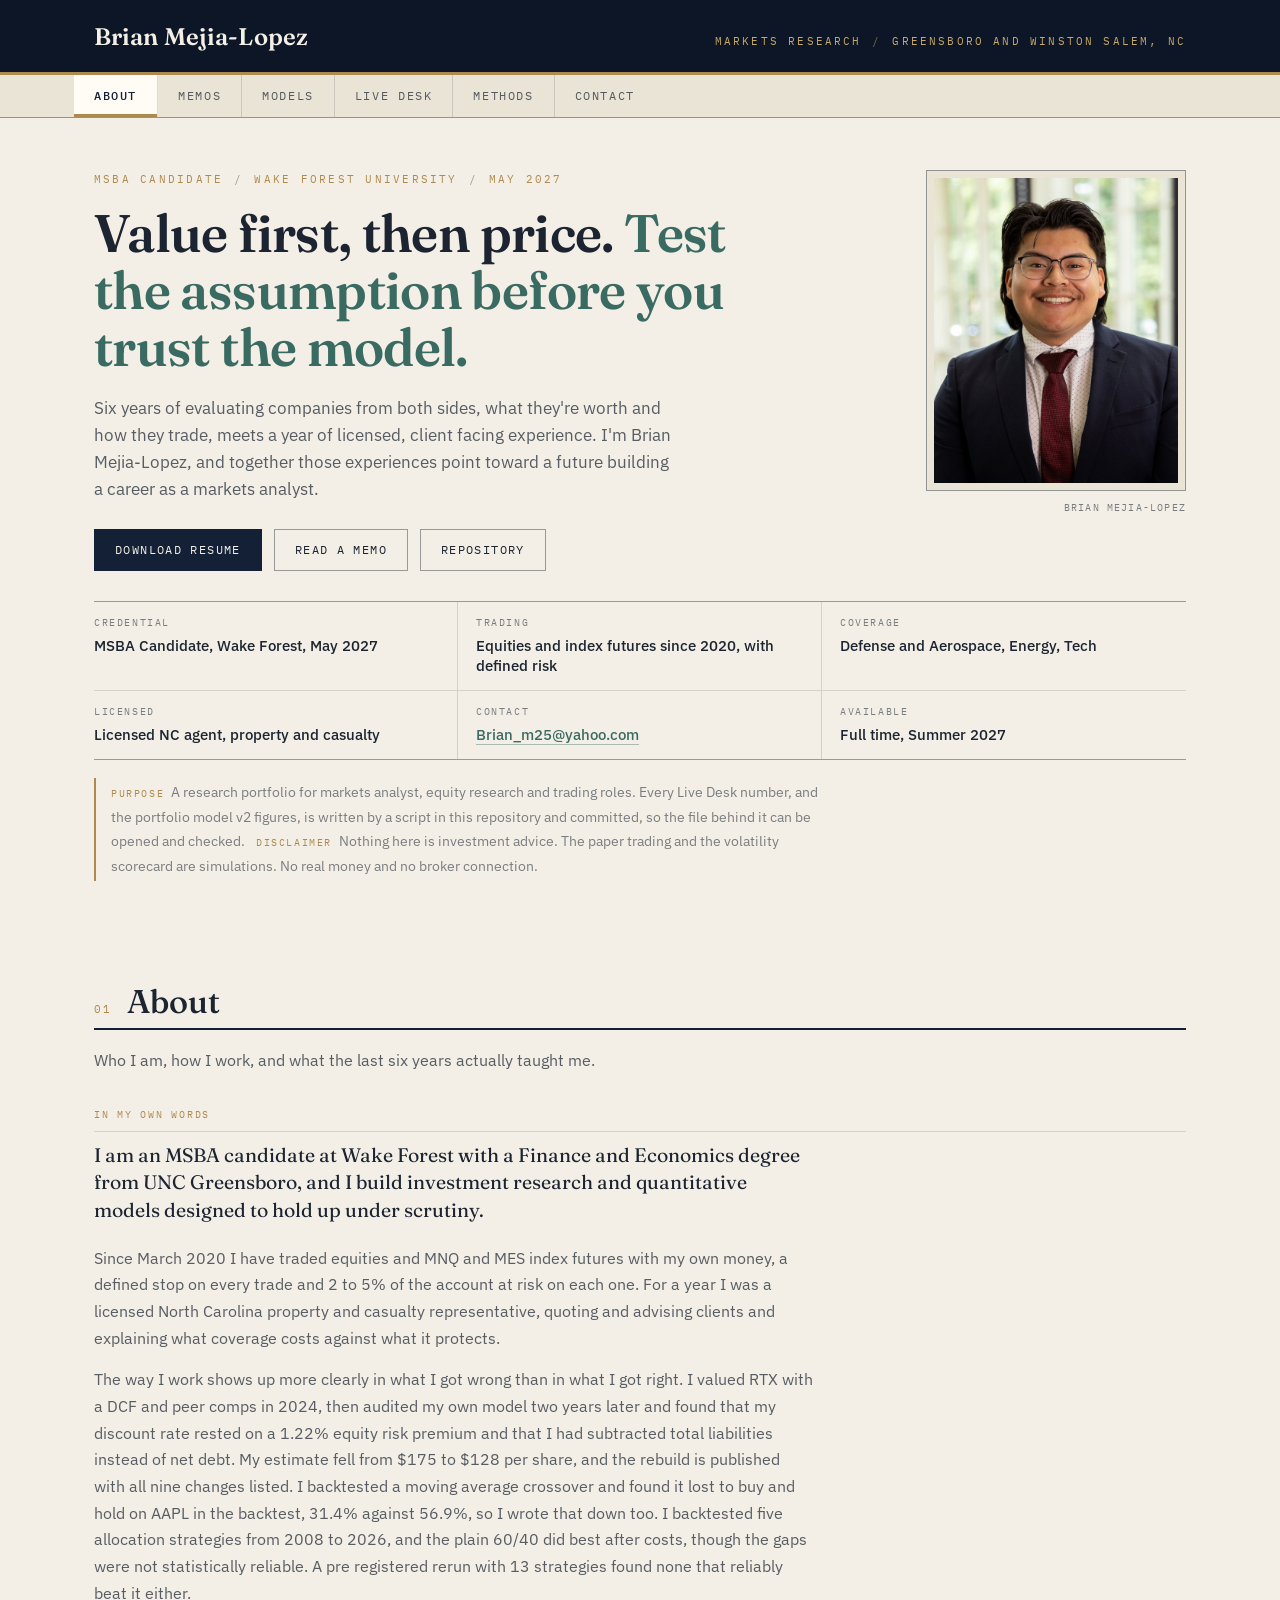
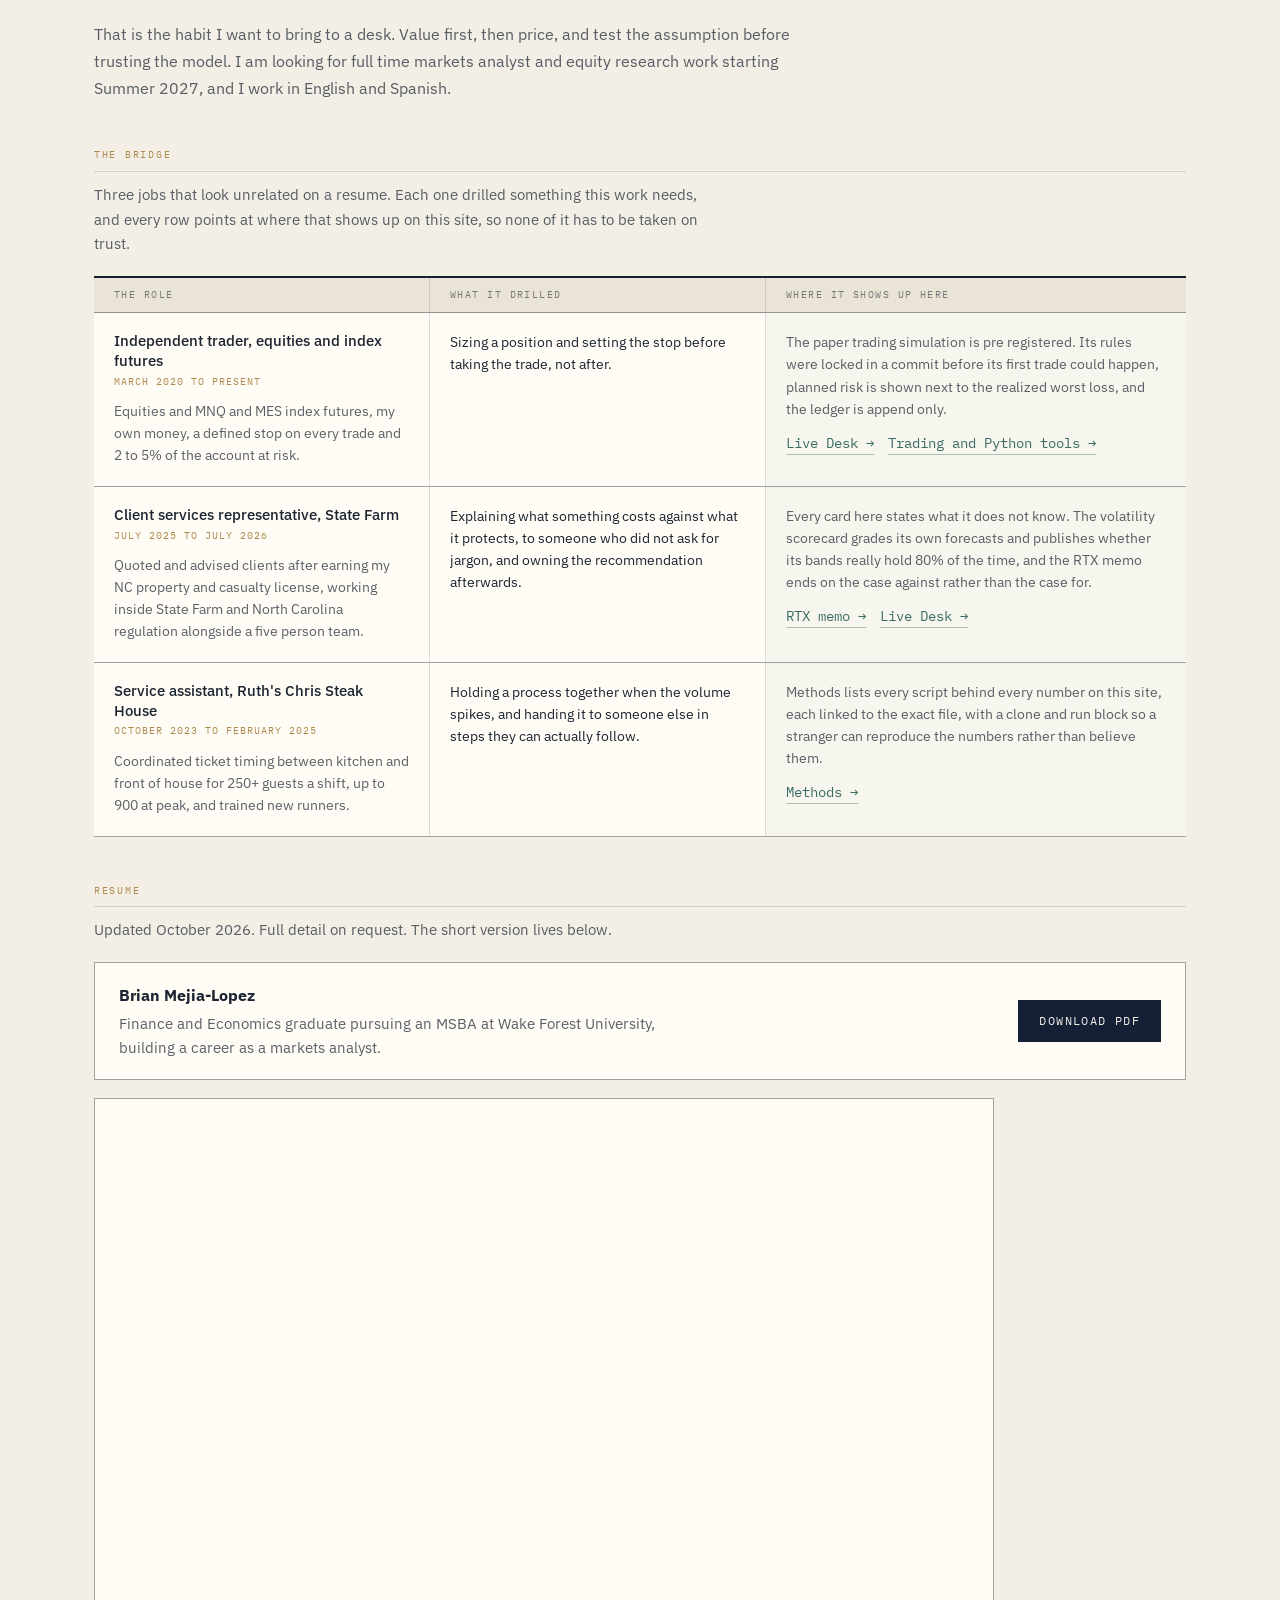
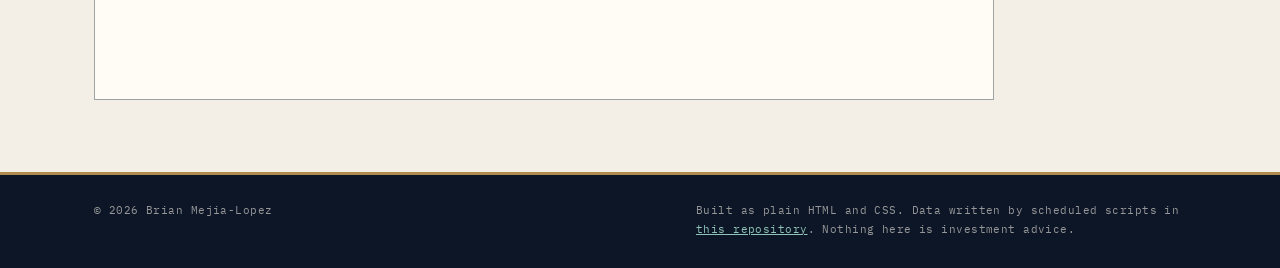
<file: index.html>
<!DOCTYPE html>
<html lang="en">
<head>
<meta charset="UTF-8">
<meta name="viewport" content="width=device-width, initial-scale=1.0">
<title>Brian Mejia-Lopez | Markets Analyst</title>

<!-- Favicon -->
<link rel="icon" href="favicon.ico" sizes="any">
<link rel="apple-touch-icon" href="apple-touch-icon.png">

<!-- SEO -->
<meta name="description" content="Portfolio of Brian Mejia-Lopez, MSBA candidate at Wake Forest University, targeting markets analyst and equity research roles.">

<!-- Link preview (Open Graph) -->
<meta property="og:type" content="website">
<meta property="og:url" content="https://mejiba26.github.io/">
<meta property="og:title" content="Brian Mejia-Lopez | Markets Analyst">
<meta property="og:description" content="Six years of evaluating companies from both sides: what they're worth and how they trade. MSBA candidate at Wake Forest targeting markets analyst and equity research roles.">
<meta property="og:image" content="https://mejiba26.github.io/og-image.png">
<meta property="og:image:width" content="1200">
<meta property="og:image:height" content="630">

<!-- Twitter/X card -->
<meta name="twitter:card" content="summary_large_image">
<meta name="twitter:title" content="Brian Mejia-Lopez | Markets Analyst">
<meta name="twitter:description" content="MSBA candidate at Wake Forest targeting markets analyst and equity research roles.">
<meta name="twitter:image" content="https://mejiba26.github.io/og-image.png">

<link rel="preconnect" href="https://fonts.googleapis.com">
<link rel="preconnect" href="https://fonts.gstatic.com" crossorigin>
<link href="https://fonts.googleapis.com/css2?family=Fraunces:opsz,wght@9..144,400;9..144,500;9..144,600&family=IBM+Plex+Sans:wght@400;500;600&family=IBM+Plex+Mono:wght@400;500&display=swap" rel="stylesheet">
<link rel="stylesheet" href="style.css?v=20261127">
</head>
<body>

<a class="skiplink" href="#main">Skip to content</a>

<!-- MASTHEAD -->
<header class="mast">
  <div class="wrap mast-in">
    <p class="mast-name">Brian Mejia-Lopez</p>
    <p class="mast-tag">Markets research <span class="sep">/</span> Greensboro and Winston Salem, NC</p>
  </div>
</header>

<!-- SECTION NAV, organized by type of work. With JavaScript on, these switch
     between the views below so the page reads as a page instead of one long
     scroll. With JavaScript off they stay plain anchor links and every view
     stays on screen, so nothing is ever unreachable. -->
<nav class="deskbar" id="viewbar" aria-label="Sections">
  <div class="wrap deskbar-in">
    <a href="#about" data-view="about">About</a>
    <a href="#memos" data-view="memos">Memos</a>
    <a href="#work" data-view="work">Models</a>
    <a href="#market" data-view="market">Live Desk</a>
    <a href="#paper-trading" id="nav-paper" class="subtab" hidden>Paper Trading</a>
    <a href="#vol-scorecard" id="nav-vol" class="subtab" hidden>Vol Scorecard</a>
    <!-- <a href="#notes" data-view="notes">Market Notes</a>  (turn back on with the first post) -->
    <a href="#methods" data-view="methods">Methods</a>
    <a href="#contact" data-view="contact">Contact</a>
  </div>
</nav>

<main id="main">

  <!-- CREDENTIALS FIRST -->
  <section class="lede-sec wrap">
    <div class="lede-top">
      <div class="lede-text">
        <p class="kicker">MSBA Candidate <span class="sep">/</span> Wake Forest University <span class="sep">/</span> May 2027</p>
        <h1>Value first, then price. <span class="accent">Test the assumption before you trust the model.</span></h1>
        <p class="hero-sub">
          Six years of evaluating companies from both sides, what they're worth and
          how they trade, meets a year of licensed, client facing experience. I'm
          Brian Mejia-Lopez, and together those experiences point toward a future
          building a career as a markets analyst.
        </p>
        <p class="lede-cta">
          <a href="resume.pdf" class="btn btn-solid" download>Download resume</a>
          <a href="#memos" class="btn">Read a memo</a>
          <a href="https://github.com/mejiba26/mejiba26.github.io" class="btn" target="_blank" rel="noopener">Repository</a>
        </p>
      </div>

      <figure class="hero-side">
        <div class="hero-photo">
          <img src="headshot.jpg" alt="Brian Mejia-Lopez" width="1200" height="800">
        </div>
        <figcaption class="hero-photo-cap">Brian Mejia-Lopez</figcaption>
      </figure>
    </div>

    <dl class="cred">
      <div class="cred-cell">
        <dt>Credential</dt>
        <dd>MSBA Candidate, Wake Forest, May 2027</dd>
      </div>
      <div class="cred-cell">
        <dt>Trading</dt>
        <dd>Equities and index futures since 2020, with defined risk</dd>
      </div>
      <div class="cred-cell">
        <dt>Coverage</dt>
        <dd>Defense and Aerospace, Energy, Tech</dd>
      </div>
      <div class="cred-cell">
        <dt>Licensed</dt>
        <dd>Licensed NC agent, property and casualty</dd>
      </div>
      <div class="cred-cell">
        <dt>Contact</dt>
        <dd><a href="mailto:Brian_m25@yahoo.com">Brian_m25@yahoo.com</a></dd>
      </div>
      <div class="cred-cell">
        <dt>Available</dt>
        <dd>Full time, Summer 2027</dd>
      </div>
    </dl>

    <p class="purpose">
      <b>Purpose</b> A research portfolio for markets analyst, equity research and
      trading roles. Every Live Desk number, and the portfolio model v2 figures, is
      written by a script in this repository and committed, so the file behind it
      can be opened and checked.
      <b>Disclaimer</b> Nothing here is investment advice. The paper trading and the
      volatility scorecard are simulations. No real money and no broker connection.
    </p>
  </section>

  <!-- 01 ABOUT -->
  <section id="about" class="view about wrap">
    <header class="sechd"><span class="secno">01</span><h2>About</h2></header>
    <p class="section-lede">Who I am, how I work, and what the last six years actually taught me.</p>

    <div id="intro" class="about-part intro">
      <p class="part-k">In my own words</p>
      <!-- The 60 second video lives here when it is wanted. Uncomment this block
           and drop the written introduction below, or keep both.
      <div class="video-frame">
        <div class="video-frame-inner">
          <iframe
            src="https://www.youtube.com/embed/NBy-WyKixRs"
            title="Brian Mejia-Lopez, professional introduction"
            loading="lazy"
            allow="accelerometer; autoplay; clipboard-write; encrypted-media; gyroscope; picture-in-picture"
            allowfullscreen>
          </iframe>
        </div>
        <p class="video-caption">Recorded August 2026. Professional introduction and career pitch.</p>
      </div>
      -->
      <div class="intro-body">
        <p class="intro-lead">I am an MSBA candidate at Wake Forest with a Finance and Economics degree from UNC Greensboro, and I build investment research and quantitative models designed to hold up under scrutiny.</p>
        <p>Since March 2020 I have traded equities and MNQ and MES index futures with my own money, a defined stop on every trade and 2 to 5% of the account at risk on each one. For a year I was a licensed North Carolina property and casualty representative, quoting and advising clients and explaining what coverage costs against what it protects.</p>
        <p>The way I work shows up more clearly in what I got wrong than in what I got right. I valued RTX with a DCF and peer comps in 2024, then audited my own model two years later and found that my discount rate rested on a 1.22% equity risk premium and that I had subtracted total liabilities instead of net debt. My estimate fell from $175 to $128 per share, and the rebuild is published with all nine changes listed. I backtested a moving average crossover and found it lost to buy and hold on AAPL in the backtest, 31.4% against 56.9%, so I wrote that down too. I backtested five allocation strategies from 2008 to 2026, and the plain 60/40 did best after costs, though the gaps were not statistically reliable. A pre registered rerun with 13 strategies found none that reliably beat it either.</p>
        <p>That is the habit I want to bring to a desk. Value first, then price, and test the assumption before trusting the model. I am looking for full time markets analyst and equity research work starting Summer 2027, and I work in English and Spanish.</p>
      </div>
    </div>

    <div id="bridge" class="about-part bridge">
      <p class="part-k">The Bridge</p>
      <p class="part-lede">Three jobs that look unrelated on a resume. Each one drilled something this work needs, and every row points at where that shows up on this site, so none of it has to be taken on trust.</p>

      <div class="bridge-table">
        <div class="bridge-head" aria-hidden="true">
          <span>The role</span>
          <span>What it drilled</span>
          <span>Where it shows up here</span>
        </div>

        <article class="bridge-row">
          <div class="bridge-role">
            <p class="br-title">Independent trader, equities and index futures</p>
            <p class="br-when">March 2020 to present</p>
            <p class="br-what">Equities and MNQ and MES index futures, my own money, a defined stop on every trade and 2 to 5% of the account at risk.</p>
          </div>
          <div class="bridge-skill">
            <p>Sizing a position and setting the stop before taking the trade, not after.</p>
          </div>
          <div class="bridge-proof">
            <p>The paper trading simulation is pre registered. Its rules were locked in a commit before its first trade could happen, planned risk is shown next to the realized worst loss, and the ledger is append only.</p>
            <p class="br-links"><a href="#market">Live Desk</a><a href="#futures">Trading and Python tools</a></p>
          </div>
        </article>

        <article class="bridge-row">
          <div class="bridge-role">
            <p class="br-title">Client services representative, State Farm</p>
            <p class="br-when">July 2025 to July 2026</p>
            <p class="br-what">Quoted and advised clients after earning my NC property and casualty license, working inside State Farm and North Carolina regulation alongside a five person team.</p>
          </div>
          <div class="bridge-skill">
            <p>Explaining what something costs against what it protects, to someone who did not ask for jargon, and owning the recommendation afterwards.</p>
          </div>
          <div class="bridge-proof">
            <p>Every card here states what it does not know. The volatility scorecard grades its own forecasts and publishes whether its bands really hold 80% of the time, and the RTX memo ends on the case against rather than the case for.</p>
            <p class="br-links"><a href="#memos">RTX memo</a><a href="#market">Live Desk</a></p>
          </div>
        </article>

        <article class="bridge-row">
          <div class="bridge-role">
            <p class="br-title">Service assistant, Ruth's Chris Steak House</p>
            <p class="br-when">October 2023 to February 2025</p>
            <p class="br-what">Coordinated ticket timing between kitchen and front of house for 250+ guests a shift, up to 900 at peak, and trained new runners.</p>
          </div>
          <div class="bridge-skill">
            <p>Holding a process together when the volume spikes, and handing it to someone else in steps they can actually follow.</p>
          </div>
          <div class="bridge-proof">
            <p>Methods lists every script behind every number on this site, each linked to the exact file, with a clone and run block so a stranger can reproduce the numbers rather than believe them.</p>
            <p class="br-links"><a href="#methods">Methods</a></p>
          </div>
        </article>
      </div>
    </div>

    <div id="resume" class="about-part resume">
      <p class="part-k">Resume</p>
      <p class="part-lede">Updated October 2026. Full detail on request. The short version lives below.</p>

      <div class="resume-card">
        <div class="resume-card-text">
          <p><strong>Brian Mejia-Lopez</strong></p>
          <p>Finance and Economics graduate pursuing an MSBA at Wake Forest University, building a career as a markets analyst.</p>
        </div>
        <a class="btn btn-solid" href="resume.pdf" download>Download PDF</a>
      </div>

      <div class="resume-preview">
        <iframe src="resume.pdf" title="Brian Mejia-Lopez Resume" loading="lazy" width="100%" height="600px" style="border:0;"></iframe>
      </div>
    </div>
  </section>

  <!-- 02 MEMOS -->
  <section id="memos" class="view memos wrap">
    <header class="sechd"><span class="secno">02</span><h2>Memos</h2></header>
    <p class="section-lede">Long form valuation work. Each memo opens as its own page and prints to a clean PDF.</p>

    <article id="rtx" class="memo reveal">
      <div class="memo-main">
        <p class="memo-tag">Equity research <span class="sep">/</span> Large cap defense</p>
        <h3>RTX Corporation Equity Valuation</h3>
        <p class="memo-meta">Fall 2024, revised 2026 <span class="sep">/</span> DCF, peer multiples, sensitivity grid</p>

        <p class="project-field">Context</p>
        <p>Independent equity research on a large cap defense contractor, built to answer one question: what is RTX actually worth per share?</p>
        <p class="project-field">My role</p>
        <p>Built a DCF at a 6.15% WACC with a sensitivity grid across WACC and terminal growth, then cross checked it against peer P/E and EV/EBITDA multiples (Lockheed Martin, General Dynamics, Northrop Grumman). Benchmarked RTX against Boeing and Lockheed Martin on profitability, liquidity, and leverage. RTX's 19.21% gross margin was the strongest in the peer set.</p>
        <p class="project-field">Outcome</p>
        <p>Fair value of $125 to $133 per share (DCF about $128, adjusted P/E about $125, EV/EBITDA about $133) vs. $122 at the time of analysis, so modestly undervalued. The $122 is the October 30, 2024 close from the original analysis, not a current price.</p>
        <p class="project-field">What changed</p>
        <p>Models built to be questioned, including my own. I used Claude to audit my original 2024 model and rebuilt it. The two biggest fixes: my discount rate rested on a 1.22% equity risk premium, and I subtracted total liabilities instead of net debt. My DCF estimate dropped from $175 to $128 per share, and every change is documented in a new Revision Notes appendix.</p>

        <div class="mind">
          <p class="mind-k">What would change my mind</p>
          <p>The range rests on a 6.15% WACC, and the audit showed how far a wrong discount rate can move it: correcting a 1.22% equity risk premium took the DCF from $175 to $128 per share. A defensible WACC materially different from 6.15% would move the range again.</p>
        </div>

        <p class="memo-links">
          <a class="go" href="memos/rtx.html">Read the memo</a>
          <a href="rtx-valuation.pdf" target="_blank" rel="noopener">Original paper (PDF)</a>
        </p>
      </div>

      <aside class="ratebox">
        <p class="rate-k">Fair value range</p>
        <p class="rate-v">$125 to $133</p>
        <p class="rate-n">Versus $122 on Oct 30, 2024, the analysis date, not a current price</p>
        <dl class="rate-rows">
          <div><dt>DCF</dt><dd>$128</dd></div>
          <div><dt>Adjusted P/E</dt><dd>$125</dd></div>
          <div><dt>EV/EBITDA</dt><dd>$133</dd></div>
          <div><dt>WACC</dt><dd>6.15%</dd></div>
          <div><dt>Gross margin</dt><dd>19.21%</dd></div>
        </dl>
        <p class="rate-rev">Revision log: the DCF estimate fell from $175 to $128 after the 2026 audit.</p>
      </aside>
    </article>
  </section>

  <!-- 02 MODELS  (id kept as #work so existing links still resolve) -->
  <section id="work" class="view models wrap">
    <header class="sechd"><span class="secno">03</span><h2>Models</h2></header>
    <p class="section-lede">Context, contribution, outcome. In that order, with the numbers that back each one.</p>

    <div class="model-list">

      <article id="ecg" class="model reveal">
        <div class="model-head">
          <p class="memo-tag">Machine learning <span class="sep">/</span> Competition</p>
          <h3>ECG Patient Matching Model</h3>
          <p class="memo-meta">Wake Forest School of Medicine Build-A-Thon <span class="sep">/</span> September to October 2026 <span class="sep">/</span> 2nd place</p>
        </div>
        <ul class="statpanel">
          <li><span class="sp-k">AUROC</span> <span class="sp-v">0.948</span> <span class="sp-ver">v1</span></li>
          <li><span class="sp-k">AUROC</span> <span class="sp-v">0.984</span> <span class="sp-ver">v3</span></li>
          <li><span class="sp-k">ECGs trained on</span> <span class="sp-v">37,000+</span></li>
          <li><span class="sp-k">Patients</span> <span class="sp-v">10,000</span></li>
        </ul>
        <div class="model-body">
          <p class="project-field">Context</p>
          <p>A Build-A-Thon hosted by the Center for Artificial Intelligence Research (CAIR). The task: score whether two Lead I ECGs belong to the same patient.</p>
          <p class="project-field">My role</p>
          <p>Led the modeling for a team of three. We built a Siamese CNN and feature neural net ensemble in Python (TensorFlow/Keras), trained on 37,000+ ECGs from 10,000 MIMIC-IV patients plus St. Jude paired hospital and Apple Watch ECGs.</p>
          <p class="project-field">Outcome</p>
          <p>Our team of three placed second at the Wake Forest School of Medicine Build-A-Thon. On the team's held out test set, AUROC for hospital vs. Apple Watch matching improved from 0.948 with our first version (v1) to 0.984 with our third (v3). Every setting was tuned on a separate practice set so the test set stayed clean.</p>
          <p class="project-note">0.984 is the team's held out test set result, not an official competition score.</p>
          <div class="mind">
            <p class="mind-k">What would change my mind</p>
            <p>0.984 is the team's held out test set result, not the official holdout result. A score well below it on genuinely new patients would mean our held out set was an easier test than the real one.</p>
          </div>
          <p class="memo-links"><a class="go" href="https://github.com/npotisit/Build-a-thon_MBNA" target="_blank" rel="noopener">Team repository on GitHub</a></p>
          <p class="project-note">A team repository, hosted on a teammate's account. I am a listed contributor.</p>
        </div>
      </article>

      <article id="portfolio" class="model reveal">
        <div class="model-head">
          <p class="memo-tag">Backtest <span class="sep">/</span> Multi asset allocation</p>
          <h3>iShares Multi-Asset Portfolio Model</h3>
          <p class="memo-meta">v1: Mar 2008 to Aug 2026, out of sample<span id="pf-meta-v2" hidden></span></p>
        </div>
        <ul class="statpanel">
          <li><span class="sp-k">60/40 after costs</span> <span class="sp-v">8.4% a yr</span> <span class="sp-ver">v1</span></li>
          <li><span class="sp-k">60/40 Sharpe</span> <span class="sp-v">0.72</span> <span class="sp-ver">v1</span></li>
          <li><span class="sp-k">Best of the rest</span> <span class="sp-v">7.3%, 0.64</span> <span class="sp-ver">v1</span></li>
          <li><span class="sp-k">Strategies tested</span> <span class="sp-v">5</span> <span class="sp-ver">v1</span></li>
        </ul>
        <div class="model-body">
          <p class="project-field">The question</p>
          <p class="pf-question">Does sophisticated portfolio optimization beat a plain 60/40 mix, and what happens in a crash like 2022?</p>
          <!-- Filled from data/portfolio/results.json by the "Portfolio model v2:" script below. Stays hidden if the file is missing or malformed. -->
          <div id="pf-answer" class="pf-answer" hidden></div>
          <p class="project-field">Context</p>
          <p>A Python walk forward backtest of allocation strategies across nine iShares ETFs: IVV, IJR, EFA, EEM, AGG, TLT, TIP, LQD, IAU. Version 1 compared five (60/40, equal weight, inverse volatility, minimum variance, and max Sharpe with a 40% cap). Version 2 is a pre registered follow up with 13 strategies and confidence intervals.</p>
          <p class="project-field">My role</p>
          <p>Each month, weights use only the prior 36 months of data. Costs are 10 bps on turnover. Stress tests cover Jun 2008 to Feb 2009, the COVID crash, and the 2022 rate shock.</p>
          <p class="project-field">Outcome, v1 (Mar 2008 to Aug 2026)</p>
          <p>After costs, the plain 60/40 had the highest point estimates: 8.4% a year with a 0.72 Sharpe, vs. 7.3% and 0.64 for Max Sharpe, the best of the rest. None of these gaps was statistically reliable.<span id="pf-v1-ci" hidden></span> The optimizers earned their keep in crashes. From Jun 2008 to Feb 2009, Min Variance lost 1.2% and Max Sharpe 3.9%, vs. 29.6% for 60/40. But in the 2022 rate shock, when stocks and bonds fell together, every strategy lost between 13.9% and 15.9%, so diversification didn't help. Max Sharpe also traded heavily, with annual turnover of about 244% (buys plus sells).</p>
          <p class="project-note">v1 is the original code and results, as published, rerun unchanged in November 2026 on its own prices.<span id="pf-v1-repl"></span></p>
          <div class="project-figs">
            <a href="growth.png" target="_blank" rel="noopener"><img src="growth.png" alt="Growth of $10,000 by strategy, March 2008 to August 2026, after costs" loading="lazy"></a>
            <a href="drawdowns.png" target="_blank" rel="noopener"><img src="drawdowns.png" alt="Drawdown from prior peak by strategy" loading="lazy"></a>
          </div>
          <details id="pf-v2" class="pf-v2" hidden>
            <summary>Version 2 in full: 13 strategies with confidence intervals</summary>
            <div id="pf-v2-body"></div>
          </details>
          <div class="mind">
            <p class="mind-k">What would change my mind</p>
            <p>The plain 60/40 had the highest point estimates after costs, but every strategy lost between 13.9% and 15.9% in the 2022 rate shock. A longer sample where the optimizers keep their 2008 advantage without Max Sharpe's 244% annual turnover would change the conclusion.</p>
            <ul id="pf-mind" class="pf-list" hidden></ul>
          </div>
          <p class="memo-links">
            <a href="https://github.com/mejiba26/mejiba26.github.io/blob/main/docs/portfolio-spec.md" target="_blank" rel="noopener">Pre registered spec</a>
            <a href="https://github.com/mejiba26/mejiba26.github.io/blob/main/scripts/portfolio_model.py" target="_blank" rel="noopener">Code</a>
            <a href="https://github.com/mejiba26/mejiba26.github.io/blob/main/docs/portfolio-verification.md" target="_blank" rel="noopener">Verification vs skfolio</a>
            <a href="https://github.com/mejiba26/mejiba26.github.io/tree/main/data/portfolio" target="_blank" rel="noopener">Data</a>
            <a href="https://github.com/mejiba26/mejiba26.github.io/tree/main/portfolio/v1" target="_blank" rel="noopener">v1 as published</a>
            <a class="go" href="#methods">Method</a>
          </p>
        </div>
      </article>

      <article id="futures" class="model reveal">
        <div class="model-head">
          <p class="memo-tag">Trading <span class="sep">/</span> Equities, index futures and Python tools</p>
          <h3>Independent Equity and Futures Trading and Python Market Tools</h3>
          <p class="memo-meta">March 2020 to present</p>
        </div>
        <ul class="statpanel">
          <li><span class="sp-k">Crossover, AAPL backtest</span> <span class="sp-v">31.4%</span></li>
          <li><span class="sp-k">Buy and hold, same backtest</span> <span class="sp-v">56.9%</span></li>
          <li><span class="sp-k">Risk per trade</span> <span class="sp-v">2 to 5%</span></li>
          <li><span class="sp-k">Trading since</span> <span class="sp-v">2020</span></li>
        </ul>
        <div class="model-body">
          <p class="project-field">Context</p>
          <p>Self directed trading of equities and MNQ and MES index futures, with a defined stop loss on every trade.</p>
          <p class="project-field">My role</p>
          <p>Risk 2 to 5% of the account per trade. Built Python tools (pandas, yfinance) to screen for momentum and backtest a moving average crossover.</p>
          <p class="project-field">Outcome</p>
          <p>In a historical backtest on AAPL, the crossover underperformed buy and hold (31.4% vs. 56.9%). These are backtest figures, not trading results. Learning that from data instead of real money was the point.</p>
          <div class="mind">
            <p class="mind-k">What would change my mind</p>
            <p>One name and one rule. In the backtest the crossover lost to buy and hold on AAPL, 31.4% against 56.9%. The same test across many names and periods could point the other way, which is why the paper trading simulation below is pre registered and run forward instead.</p>
          </div>
        </div>
      </article>

    </div>

  </section>

  <!-- 03 LIVE DESK  (id kept as #market so existing links still resolve) -->
  <section id="market" class="view desk wrap">
    <header class="sechd"><span class="secno">04</span><h2>Live Desk</h2></header>
    <p class="section-lede">What I'm tracking right now, and why it matters to the roles I want. Every card here is written by a scheduled script, carries its own as of date, and hides itself when the data is missing, malformed or stale.</p>

    <!-- Desk index: what each feed is, how often it runs and where it comes from.
         Static on purpose. The live numbers live in the cards below, which are the
         only things on this page allowed to print a figure. -->
    <ul class="feedindex">
      <li>
        <p class="fi-k">Fed policy</p>
        <p class="fi-v">Weekly</p>
        <p class="fi-n">FRED series DFEDTARU and DFEDTARL</p>
      </li>
      <li>
        <p class="fi-k">Sector rotation</p>
        <p class="fi-v">Weekdays</p>
        <p class="fi-n">SPDR sector ETFs, trailing three months</p>
      </li>
      <li>
        <p class="fi-k">Monthly spotlight</p>
        <p class="fi-v">Weekdays</p>
        <p class="fi-n">Fixed rule over large caps and sector ETFs</p>
      </li>
      <li>
        <p class="fi-k">Energy market</p>
        <p class="fi-v">Wednesdays</p>
        <p class="fi-n">EIA Weekly Petroleum Status Report</p>
      </li>
      <li>
        <p class="fi-k">Paper trading</p>
        <p class="fi-v">Weekdays</p>
        <p class="fi-n">Started Nov 16, 2026. Rules locked in commit e22e6cb</p>
      </li>
      <li>
        <p class="fi-k">Vol scorecard</p>
        <p class="fi-v">Weekdays</p>
        <p class="fi-n">Started Nov 23, 2026. Models locked on merge of the spec</p>
      </li>
    </ul>

    <p class="asof" id="market-asof" hidden>Policy rate as of <span id="market-asof-date"></span></p>

    <div class="ticker-row reveal">
      <!-- Starts hidden and is only revealed by the market script at the bottom
           of this file once data/market.json (rebuilt weekly by
           .github/workflows/update-market.yml) is present, well formed and
           fresh. A missing or stale feed hides the whole item. -->
      <div class="ticker-item" id="fed-item" hidden>
        <p class="ticker-label">Trend</p>
        <p class="ticker-text">Fed rate policy &amp; equity valuations</p>
        <p class="ticker-note"><span id="fed-live"></span> Rate changes flow straight into the discount rate in every DCF I build. A higher rate, all else equal, lowers what a company is worth before the stock even moves.</p>
      </div>
      <div class="ticker-item">
        <p class="ticker-label">Trend</p>
        <p class="ticker-text">Sector rotation</p>
        <p class="ticker-note">Which S&amp;P 500 sectors are leading and lagging over the last three months, pulled from the SPDR sector ETFs and refreshed every weekday.</p>
        <!-- Starts hidden and is only revealed by the script at the bottom of
             this file once data/sectors.json is present, well formed and
             fresh. A missing or stale feed shows nothing. -->
        <div id="sector-live" class="sector-live" aria-live="polite" hidden></div>
        <p class="ticker-note">Rotation like this is capital moving on rate and macro conditions. It reshapes both which companies look attractive to own and which ones are moving enough to trade.</p>
      </div>
    </div>

    <!-- Monthly spotlight: filled by the script at the bottom of this file from
         data/spotlight.json, rebuilt weekdays by
         .github/workflows/update-spotlight.yml. The picks come from a fixed rule
         (see scripts/update_spotlight.py), not from judgment. Starts hidden and
         is only revealed once the file is present, complete and fresh. -->
    <div id="spot-live" class="energy spot reveal" hidden>
      <div class="energy-top">
        <p class="ticker-label">Monthly spotlight</p>
        <p class="energy-asof">Prices as of <span id="spot-asof"></span></p>
      </div>
      <p class="ticker-note energy-lede" id="spot-lede"></p>
      <div class="spot-picks" id="spot-picks"></div>
      <details class="spot-all">
        <summary>Every name tracked: last month and since</summary>
        <div id="spot-table"></div>
      </details>
      <p class="paper-disclaimer" id="spot-disclaimer"></p>
    </div>

    <!-- Energy market: filled by the script at the bottom of this file from
         data/energy.json, rebuilt Wednesdays by
         .github/workflows/update-energy.yml. Starts hidden on purpose and is
         only revealed once that file is present, complete and fresh, so a
         missing or stale feed shows nothing rather than a blank card. -->
    <div id="energy-live" class="energy reveal" hidden>
      <div class="energy-top">
        <p class="ticker-label">Energy market</p>
        <p class="energy-asof">Week ending <span id="energy-asof"></span></p>
      </div>
      <p class="ticker-note energy-lede">Crude and refined product balances from the EIA Weekly Petroleum Status Report, with spot prices from the same source. Where inventories sit against the five year range is how I read whether a price move is supply driven or sentiment.</p>
      <div id="energy-body"></div>
    </div>

    <!-- PAPER TRADING
         Filled by the script at the bottom of this file from data/paper/
         (ledger.csv, equity.json, state.json), written by scripts/paper_trade.py.
         Starts hidden, together with its nav link, and is only revealed when
         every file parses, every figure is a real number, the data is recent
         and today is on or after START_DATE. Anything else shows nothing. -->
    <section id="paper-trading" class="paper deskpart" hidden>
      <p class="eyebrow">Live simulation</p>
      <h2>Paper trading, aerospace and defense and oil</h2>
      <p class="paper-meta">Started <span id="paper-start"></span> · <span class="paper-asof">As of <span id="paper-asof"></span></span></p>
      <p class="paper-disclaimer">Simulation only. No real money, no broker, not investment advice.</p>
      <div id="paper-body"></div>

      <details class="paper-block paper-fold">
        <summary class="paper-h">The rules in plain language</summary>
        <ul class="paper-list">
          <li><strong>Universe.</strong> RTX, LMT, NOC, GD and ITA (aerospace and defense); XLE, USO and XOM (oil). Cash earns nothing. Long only, no leverage.</li>
          <li><strong>Entry.</strong> Checked after each close. All four must hold: the close is above both its 50 day and 200 day average; the close is at least 1.5 times the 14 day ATR below the highest high of the last 10 trading days (ATR, average true range, is the typical daily price swing); today's close is above yesterday's high; and the portfolio has an open slot and has made fewer than 2 entries this week. The buy fills at the next day's open plus a 10 basis point cost.</li>
          <li><strong>Exit.</strong> The first of: the close falls to entry minus 2 ATR (stop); the close reaches entry plus 3 ATR (target); the close drops below the 50 day average (trend break); or 20 trading days pass (time stop). The sale fills at the next day's open with the same cost.</li>
          <li><strong>Sizing.</strong> Dollars at risk (the tier's risk per trade times equity) divided by the stop distance gives the shares, capped at the tier's maximum weight.</li>
          <li><strong>Tiers.</strong> Safe risks 0.5% per trade, max 20% in one name, 3 positions, 50% invested. Medium: 1%, 30%, 4 positions, 80%. High: 2%, 40%, 3 positions, 100%. Each starts with $100,000 of hypothetical money.</li>
        </ul>
      </details>

      <details class="paper-block paper-fold">
        <summary class="paper-h">How to read the trade log</summary>
        <p class="paper-note">The Reason column in the trade log above is not a story written after the fact. It is the rule that fired, as the simulator logged it at the time: <strong>stop</strong>, <strong>target</strong>, <strong>trend break</strong> or <strong>time stop</strong> on the way out, and the entry rule on the way in. No discretionary commentary is added, and no language model writes or edits a trade reason. The same rows are in <a href="https://github.com/mejiba26/mejiba26.github.io/blob/main/data/paper/ledger.csv" target="_blank" rel="noopener">ledger.csv</a>, which is append only, so the commit history shows when each row appeared.</p>
      </details>

      <details class="paper-block paper-fold">
        <summary class="paper-h">Honest limits</summary>
        <ul class="paper-list">
          <li>Swing trades in a small universe are infrequent. It will take months to collect enough trades to judge anything, and early results will be noisy.</li>
          <li>Stops are checked on the close and filled at the next open, so a gap can lose more than the planned risk, and a trend break exit has no loss floor. Compare planned risk with the realized worst loss above.</li>
          <li>A pullback can be the start of a bigger decline. The confirmation rule and the stop reduce that risk but do not remove it.</li>
          <li>Fills at the open ignore slippage, and USO carries futures roll cost. Paper results do not predict real results.</li>
        </ul>
      </details>

      <p class="paper-links">
        <a href="https://github.com/mejiba26/mejiba26.github.io/blob/main/data/paper/ledger.csv" target="_blank" rel="noopener">Ledger on GitHub</a>
        <a href="https://github.com/mejiba26/mejiba26.github.io/commit/e22e6cb" target="_blank" rel="noopener">Locked spec, commit e22e6cb</a>
        <a href="https://github.com/mejiba26/mejiba26.github.io/commit/52d8b12" target="_blank" rel="noopener">Amendment 1, commit 52d8b12</a>
        <a href="https://github.com/mejiba26/mejiba26.github.io/blob/main/docs/paper-trading-spec.md" target="_blank" rel="noopener">Full spec</a>
      </p>
    </section>

    <!-- VOLATILITY SCORECARD
         Filled by the script at the bottom of this file from data/vol/scores.json,
         written by scripts/update_vol.py (rules in docs/vol-scorecard-spec.md).
         Starts hidden, together with its nav link, and is only revealed when the
         file parses, every figure is a real number, the data is recent and today
         is on or after START_DATE. Anything else shows nothing. -->
    <section id="vol-scorecard" class="paper vol deskpart" hidden>
      <p class="eyebrow">Forecast evaluation</p>
      <h2>Volatility forecast scorecard</h2>
      <p class="paper-meta">Started <span id="vol-start"></span> · <span class="paper-asof">As of <span id="vol-asof"></span></span></p>
      <p class="paper-disclaimer">Forecast evaluation only, not trading advice.</p>

      <div class="paper-block">
        <h3 class="paper-h">What this shows</h3>
        <p class="paper-note vol-lede">Every weekday after the market closes, four models each predict how wide the next day's trading range will be for four funds, meaning the gap between the day's high and its low as a percent. Each prediction comes with a band the model expects to hold the actual range about 8 times out of 10. The forecasts are saved to GitHub with a timestamp before the next session opens, then graded against what happened. Two questions are being tested: are the bands honest, so that they really hold about 80% of the time, and does a more elaborate model predict better than a very simple one. Nothing here says what to buy or sell.</p>
      </div>

      <div id="vol-body"></div>

      <details class="paper-block paper-fold">
        <summary class="paper-h">How it works in plain language</summary>
        <ul class="paper-list">
          <li><strong>What is forecast.</strong> The next trading day's log range, ln(High / Low), for SPY, QQQ, ITA and XLE. For values this small that is almost exactly the high to low gap as a percent, which is how it is shown here.</li>
          <li><strong>The four models.</strong> Naive: tomorrow looks like today. Rolling mean: the average of the last 22 days. EWMA: a weighted average that leans on recent days (lambda 0.94). HAR: a regression on yesterday, the last 5 days and the last 22 days, refit every Monday on all history up to the prior close.</li>
          <li><strong>The band.</strong> Each model's own errors over the previous 500 days set its 10th, 50th and 90th percentile forecasts. That makes an 80% interval built only from what was known when the forecast was made.</li>
          <li><strong>Grading.</strong> Mean absolute error is the average miss. Pinball loss scores the edges of the band. Coverage is how often the actual range landed inside the band, and it should sit near 80%.</li>
          <li><strong>Timing.</strong> Every forecast carries the UTC time it was generated. One generated after the next session's open is marked late, kept in the file and never scored. Nothing before the start date counts.</li>
          <li><strong>Fixed in advance.</strong> The models, their parameters and the test were written down before the first forecast. No ranking before 60 graded days. After 250, HAR is tested against the better simple baseline with a Diebold Mariano test, it only counts as better with a p value below 0.0125, and the result is published either way.</li>
        </ul>
      </details>

      <details class="paper-block paper-fold">
        <summary class="paper-h">Honest limits</summary>
        <ul class="paper-list">
          <li>The daily range is an imperfect stand in for risk. It ignores overnight gaps and says nothing about direction.</li>
          <li>Four ETFs that tend to move together are not four independent tests, so agreement across them is weaker evidence than it looks.</li>
          <li>Every model here learns from past ranges, which say little about a sudden change of regime. Expect the bands to be too narrow right after a shock.</li>
          <li>Shortened holiday sessions are graded like any other day, and the data is Yahoo Finance daily bars as first published.</li>
        </ul>
      </details>

      <p class="paper-links">
        <a href="https://github.com/mejiba26/mejiba26.github.io/blob/main/data/vol/forecasts.csv" target="_blank" rel="noopener">Every forecast on GitHub</a>
        <a href="https://github.com/mejiba26/mejiba26.github.io/blob/main/data/vol/realized.csv" target="_blank" rel="noopener">What they were graded against</a>
        <a href="https://github.com/mejiba26/mejiba26.github.io/commits/main/docs/vol-scorecard-spec.md" target="_blank" rel="noopener">Spec history</a>
        <a href="https://github.com/mejiba26/mejiba26.github.io/blob/main/docs/vol-scorecard-spec.md" target="_blank" rel="noopener">Full spec</a>
      </p>
    </section>

    <!-- Bias statements and the desk's own limits. Static copy, drawn from the
         two locked specs in docs/. -->
    <div class="deskrules">
      <div class="deskrule">
        <h3 class="paper-h">How the locked specs avoid lookahead bias</h3>
        <p class="paper-note">Both simulations were written down and committed before they began. The paper trading rules were locked on November 9, 2026, a week before the simulation started on November 16, 2026. The volatility models, their parameters and the test were locked when the spec was merged, before the first forecast, which was for November 23, 2026. Neither file is edited again except through a dated amendment at the bottom, and the original text stays exactly as it was.</p>
        <p class="paper-note">Inside each run, nothing uses data from after the moment of the decision. Paper trading decides after the close on daily bars only and fills at the next day's open plus a 10 basis point cost. The scorecard forecasts after the close of one day for the next, refits HAR on data through the prior close, and builds each 80% band from that model's own errors over the previous 500 days. A forecast generated after the target day's open is marked late and is never scored.</p>
        <p class="paper-note">The record is append only. Only days after the last processed date are ever added, so a later restatement by the data provider cannot rewrite a recorded trade, and each day's high and low are kept as first seen. No day before the start date is backfilled. The commit history is the time stamp.</p>
      </div>
      <div class="deskrule">
        <h3 class="paper-h">How they avoid survivorship bias</h3>
        <p class="paper-note">Both universes are fixed, named lists written into the spec before the start. Paper trading trades RTX, LMT, NOC, GD, ITA, XLE, USO and XOM, and nothing outside that list. The scorecard forecasts SPY, QQQ, ITA and XLE, and nothing else. A name is never added after the fact because it did well, and never dropped because it did badly. Changing the universe is a new version with a new start date and a new spec, not an edit to this one.</p>
        <p class="paper-note"><strong>The honest limit.</strong> A fixed list avoids the bias you get from choosing winners after the fact, but it does not make the list representative. Both universes are small and hand picked, and they are made of names that are listed today, so they say nothing about companies that failed before 2026. Four correlated ETFs are also not four independent tests.</p>
      </div>
      <div class="deskrule">
        <h3 class="paper-h">Lessons and limits so far</h3>
        <p class="paper-note">Three things this work has already taught me, each from being wrong. My RTX discount rate rested on a 1.22% equity risk premium and the equity bridge subtracted total liabilities instead of net debt, which was a $47 per share error in one model. In the iShares backtest the plain 60/40 did best after costs against four alternative strategies, though the gaps were not statistically reliable, and in the 2022 rate shock every strategy lost between 13.9% and 15.9%, so diversification did not help when it was needed most. In a backtest on AAPL the moving average crossover lost to buy and hold, 31.4% against 56.9%.</p>
        <p class="paper-note">The limits of this desk are the same shape. Both live simulations started in November 2026 and have only weeks of data, swing trades are infrequent, and early results will be noisy for months. Neither one is a track record, and neither one is advice.</p>
      </div>
    </div>
  </section>

  <!-- 05 METHODS -->
  <section id="methods" class="view methods wrap">
    <header class="sechd"><span class="secno">05</span><h2>Methods</h2></header>
    <p class="section-lede">Every number on the Live Desk, and the portfolio model v2 figures, is produced by one of these files and committed to the repository. The RTX, ECG and moving average crossover figures come from the original projects and have no script listed here.</p>

    <ol class="methodlist">
      <li>
        <p class="me-h">Sector rotation</p>
        <p class="me-d">Pulls the SPDR sector ETFs and ranks them over three months, then writes the file the card reads.</p>
        <p class="me-f"><a href="https://github.com/mejiba26/mejiba26.github.io/blob/main/scripts/update_sectors.py" target="_blank" rel="noopener">scripts/update_sectors.py</a> <a href="https://github.com/mejiba26/mejiba26.github.io/blob/main/data/sectors.json" target="_blank" rel="noopener">data/sectors.json</a> <a href="https://github.com/mejiba26/mejiba26.github.io/blob/main/.github/workflows/update-sectors.yml" target="_blank" rel="noopener">update-sectors.yml</a></p>
      </li>
      <li>
        <p class="me-h">Fed policy item</p>
        <p class="me-d">Reads the FRED series for the upper and lower bound of the federal funds target. Standard library only, no scraping.</p>
        <p class="me-f"><a href="https://github.com/mejiba26/mejiba26.github.io/blob/main/scripts/update_market.py" target="_blank" rel="noopener">scripts/update_market.py</a> <a href="https://github.com/mejiba26/mejiba26.github.io/blob/main/data/market.json" target="_blank" rel="noopener">data/market.json</a> <a href="https://github.com/mejiba26/mejiba26.github.io/blob/main/.github/workflows/update-market.yml" target="_blank" rel="noopener">update-market.yml</a></p>
      </li>
      <li>
        <p class="me-h">Monthly spotlight</p>
        <p class="me-d">Picks the name with the largest absolute move against SPY over the previous full calendar month. It is a rule about what moved most, never a recommendation.</p>
        <p class="me-f"><a href="https://github.com/mejiba26/mejiba26.github.io/blob/main/scripts/update_spotlight.py" target="_blank" rel="noopener">scripts/update_spotlight.py</a> <a href="https://github.com/mejiba26/mejiba26.github.io/blob/main/data/spotlight.json" target="_blank" rel="noopener">data/spotlight.json</a> <a href="https://github.com/mejiba26/mejiba26.github.io/blob/main/.github/workflows/update-spotlight.yml" target="_blank" rel="noopener">update-spotlight.yml</a></p>
      </li>
      <li>
        <p class="me-h">Energy market</p>
        <p class="me-d">Reads the EIA Open Data API after the Weekly Petroleum Status Report and keeps a five year history cache for the percentile ranks.</p>
        <p class="me-f"><a href="https://github.com/mejiba26/mejiba26.github.io/blob/main/scripts/update_eia.py" target="_blank" rel="noopener">scripts/update_eia.py</a> <a href="https://github.com/mejiba26/mejiba26.github.io/blob/main/data/energy.json" target="_blank" rel="noopener">data/energy.json</a> <a href="https://github.com/mejiba26/mejiba26.github.io/blob/main/data/eia_history.json" target="_blank" rel="noopener">data/eia_history.json</a></p>
      </li>
      <li>
        <p class="me-h">Paper trading simulator</p>
        <p class="me-d">The pre registered rule set and the simulator that runs it. The spec was locked before the start date and is only amended by a dated note at the bottom.</p>
        <p class="me-f"><a href="https://github.com/mejiba26/mejiba26.github.io/blob/main/docs/paper-trading-spec.md" target="_blank" rel="noopener">docs/paper-trading-spec.md</a> <a href="https://github.com/mejiba26/mejiba26.github.io/blob/main/scripts/paper_trade.py" target="_blank" rel="noopener">scripts/paper_trade.py</a> <a href="https://github.com/mejiba26/mejiba26.github.io/tree/main/data/paper" target="_blank" rel="noopener">data/paper/</a></p>
      </li>
      <li>
        <p class="me-h">Volatility scorecard</p>
        <p class="me-d">Makes four forecasts a day for four ETFs, timestamps them, then grades them. The models and the test were fixed before the first forecast.</p>
        <p class="me-f"><a href="https://github.com/mejiba26/mejiba26.github.io/blob/main/docs/vol-scorecard-spec.md" target="_blank" rel="noopener">docs/vol-scorecard-spec.md</a> <a href="https://github.com/mejiba26/mejiba26.github.io/blob/main/scripts/update_vol.py" target="_blank" rel="noopener">scripts/update_vol.py</a> <a href="https://github.com/mejiba26/mejiba26.github.io/tree/main/data/vol" target="_blank" rel="noopener">data/vol/</a></p>
      </li>
      <li>
        <p class="me-h">Portfolio model, v2</p>
        <p class="me-d">Thirteen allocation strategies on nine iShares ETFs, walk forward with a 36 month window and 10 bps costs, pre registered before any v2 result existed. Confidence intervals come from a stationary bootstrap that resamples the same months for every strategy. It refuses to write anything unless it first reproduces the published v1 figures on v1's own prices. Its optimizer weights were checked against skfolio, and the first GitHub Actions run is the canonical source of the v2 numbers on the Models card. The v1 figures there are the original published run, kept in portfolio/v1/.</p>
        <p class="me-f"><a href="https://github.com/mejiba26/mejiba26.github.io/blob/main/docs/portfolio-spec.md" target="_blank" rel="noopener">docs/portfolio-spec.md</a> <a href="https://github.com/mejiba26/mejiba26.github.io/blob/main/scripts/portfolio_model.py" target="_blank" rel="noopener">scripts/portfolio_model.py</a> <a href="https://github.com/mejiba26/mejiba26.github.io/tree/main/data/portfolio" target="_blank" rel="noopener">data/portfolio/</a> <a href="https://github.com/mejiba26/mejiba26.github.io/blob/main/.github/workflows/run-portfolio.yml" target="_blank" rel="noopener">run-portfolio.yml</a> <a href="https://github.com/mejiba26/mejiba26.github.io/blob/main/docs/portfolio-verification.md" target="_blank" rel="noopener">docs/portfolio-verification.md</a> <a href="https://github.com/mejiba26/mejiba26.github.io/tree/main/portfolio/v1" target="_blank" rel="noopener">portfolio/v1/</a></p>
      </li>
      <li>
        <p class="me-h">Schema checks</p>
        <p class="me-d">Run in the workflow after every write. If the shape of a data file drifts from what the page reads, the run fails loudly instead of publishing a broken card.</p>
        <p class="me-f"><a href="https://github.com/mejiba26/mejiba26.github.io/blob/main/scripts/check_paper_schema.py" target="_blank" rel="noopener">scripts/check_paper_schema.py</a> <a href="https://github.com/mejiba26/mejiba26.github.io/blob/main/scripts/check_vol_schema.py" target="_blank" rel="noopener">scripts/check_vol_schema.py</a> <a href="https://github.com/mejiba26/mejiba26.github.io/blob/main/scripts/check_portfolio_schema.py" target="_blank" rel="noopener">scripts/check_portfolio_schema.py</a></p>
      </li>
      <li>
        <p class="me-h">Offline tests</p>
        <p class="me-d">Synthetic prices, run offline. They check that a rerun changes nothing, that a run split across days equals one continuous run, and that no forecast uses later data.</p>
        <p class="me-f"><a href="https://github.com/mejiba26/mejiba26.github.io/blob/main/scripts/dev/test_update_vol.py" target="_blank" rel="noopener">test_update_vol.py</a> <a href="https://github.com/mejiba26/mejiba26.github.io/blob/main/scripts/dev/test_paper_trade.py" target="_blank" rel="noopener">test_paper_trade.py</a> <a href="https://github.com/mejiba26/mejiba26.github.io/blob/main/scripts/dev/test_update_market.py" target="_blank" rel="noopener">test_update_market.py</a> <a href="https://github.com/mejiba26/mejiba26.github.io/blob/main/scripts/dev/test_update_spotlight.py" target="_blank" rel="noopener">test_update_spotlight.py</a> <a href="https://github.com/mejiba26/mejiba26.github.io/blob/main/scripts/dev/test_portfolio_model.py" target="_blank" rel="noopener">test_portfolio_model.py</a></p>
      </li>
    </ol>

    <div class="runbox">
      <p class="run-h">Clone it, run it, get my numbers</p>
      <p class="run-d">The tests need Python 3 and run offline once the packages are installed; the pip step itself needs network access. The update scripts need network access and, for energy, an EIA API key in the environment.</p>
      <pre class="run-code"><code>git clone https://github.com/mejiba26/mejiba26.github.io
cd mejiba26.github.io
pip install pandas==3.1.1 numpy==2.5.4 scipy==1.18.1 scikit-learn==1.9.1

python scripts/dev/test_update_market.py
python scripts/dev/test_update_spotlight.py
python scripts/dev/test_paper_trade.py
python scripts/dev/test_update_vol.py
python scripts/dev/test_portfolio_model.py</code></pre>
      <p class="run-n">Then open index.html from a local server. Every card checks its own data and stays hidden if that data is missing, so a fresh clone with no feeds shows the page with the Live Desk cards absent rather than empty.</p>
    </div>
  </section>

  <!-- MARKET NOTES -->
  <!-- Hidden until the first post is ready: remove "hidden" below and turn the nav link back on. -->
  <section id="notes" class="view notes wrap" hidden>
    <header class="sechd"><span class="secno">05</span><h2>Market Notes</h2></header>
    <p class="section-lede">A short post each month: one macro read, one stock idea, and what my portfolio model is holding. Newest first.</p>

    <div class="notes-list">

      <!--
        NEW POST TEMPLATE: copy this whole <article> block, paste it at the top
        of .notes-list, and change the id (note-YYYY-MM) and the date.
      -->
      <article id="note-YYYY-MM" class="note-post reveal">
        <header class="note-head">
          <p class="note-date"><span class="placeholder">[ADD: Month Year]</span></p>
          <h3 class="note-title"><span class="placeholder">[ADD: post title]</span></h3>
        </header>

        <div class="note-body">
          <div class="note-part">
            <p class="note-label">Macro view</p>
            <p><span class="placeholder">[ADD: one thing moving markets]</span></p>
            <p><span class="placeholder">[ADD: why it matters]</span></p>
          </div>

          <div class="note-part">
            <p class="note-label">Stock idea</p>
            <dl class="note-facts">
              <dt>Ticker</dt><dd><span class="placeholder">[ADD: ticker]</span></dd>
              <dt>Thesis</dt><dd><span class="placeholder">[ADD: thesis]</span></dd>
              <dt>Rough valuation</dt><dd><span class="placeholder">[ADD: rough valuation]</span></dd>
              <dt>Key risk</dt><dd><span class="placeholder">[ADD: key risk]</span></dd>
            </dl>
          </div>

          <div class="note-part">
            <p class="note-label">Portfolio model</p>
            <p><span class="placeholder">[ADD: what my iShares model currently holds]</span></p>
            <p><span class="placeholder">[ADD: why]</span></p>
          </div>
        </div>
      </article>

    </div>
  </section>

  <!-- 06 CONTACT -->
  <section id="contact" class="view contact wrap">
    <header class="sechd"><span class="secno">06</span><h2>Let's talk</h2></header>
    <p class="section-lede">Open to full-time markets analyst and equity research roles starting Summer 2027. Happy to talk sooner.</p>
    <div class="contact-links">
      <a href="mailto:Brian_m25@yahoo.com" class="btn btn-solid">Email me</a>
      <a href="https://www.linkedin.com/in/brian-mejia-lopez" target="_blank" rel="noopener" class="btn">LinkedIn</a>
      <a href="https://github.com/mejiba26" target="_blank" rel="noopener" class="btn">GitHub</a>
      <a href="resume.pdf" class="btn" download>Resume</a>
    </div>
  </section>

</main>

<footer class="site-footer">
  <div class="wrap footer-in">
    <p>&copy; 2026 Brian Mejia-Lopez</p>
    <p class="footer-note">Built as plain HTML and CSS. Data written by scheduled scripts in <a href="https://github.com/mejiba26/mejiba26.github.io" target="_blank" rel="noopener">this repository</a>. Nothing here is investment advice.</p>
  </div>
</footer>

<script>
  // Views. The bar at the top switches between the sections of this page
  // instead of scrolling to them, so each one reads as its own page.
  //
  // Progressive enhancement on purpose: the stylesheet only hides a view
  // once this script has added .js-views to <html>. With JavaScript off the
  // bar stays a set of plain anchor links and every section is on screen, so
  // nothing here can make content unreachable.
  //
  // Any in page link opens whichever view holds its target, which is how the
  // Paper Trading and Vol Scorecard links keep working once their data
  // exists. After a switch this fires a resize event: the two chart scripts
  // further down already listen for one, so a chart first drawn while its
  // view was hidden, and therefore zero width, redraws at the real width.
  (function () {
    const views = Array.prototype.slice.call(document.querySelectorAll('main > .view'));
    if (!views.length || !document.querySelector) return;
    const bar = document.getElementById('viewbar');
    const tabs = bar ? Array.prototype.slice.call(bar.querySelectorAll('a[data-view]')) : [];
    document.documentElement.classList.add('js-views');

    function show(id, scrollTo) {
      let found = null;
      views.forEach(v => {
        const on = v.id === id;
        v.classList.toggle('is-open', on);
        if (on) found = v;
      });
      if (!found) return false;
      tabs.forEach(a => {
        if (a.dataset.view === id) a.setAttribute('aria-current', 'page');
        else a.removeAttribute('aria-current');
      });
      window.dispatchEvent(new Event('resize'));
      if (scrollTo && scrollTo !== found) scrollTo.scrollIntoView();
      else window.scrollTo(0, 0);
      return true;
    }

    function viewOf(el) {
      while (el && el !== document.body) {
        if (el.classList && el.classList.contains('view')) return el;
        el = el.parentNode;
      }
      return null;
    }

    function open(hash, scroll) {
      if (!hash || hash.length < 2) return false;
      let target = null;
      try { target = document.querySelector(hash); } catch (e) { return false; }
      if (!target) return false;
      const v = viewOf(target);
      if (!v || v.hidden) return false;
      return show(v.id, scroll ? target : null);
    }

    document.addEventListener('click', function (e) {
      if (e.defaultPrevented || e.button || e.metaKey || e.ctrlKey || e.shiftKey) return;
      const a = e.target && e.target.closest ? e.target.closest('a[href^="#"]') : null;
      if (!a) return;
      const hash = a.getAttribute('href');
      if (open(hash, true)) {
        e.preventDefault();
        if (window.history && history.replaceState) history.replaceState(null, '', hash);
      }
    });

    window.addEventListener('hashchange', function () { open(location.hash, true); });

    // Printing gives the whole page. The stylesheet can show every view, but
    // a closed <details> is folded by the browser itself and no print rule
    // reaches inside it, so open them here and put them back afterwards.
    let folded = [];
    window.addEventListener('beforeprint', function () {
      folded = Array.prototype.slice.call(document.querySelectorAll('details:not([open])'));
      folded.forEach(d => { d.open = true; });
    });
    window.addEventListener('afterprint', function () {
      folded.forEach(d => { d.open = false; });
      folded = [];
    });

    // Land on the first view unless the address bar asks for another one.
    if (!open(location.hash, true)) show(views[0].id, null);
  })();
</script>

<script>
  const revealEls = document.querySelectorAll('.reveal');
  const observer = new IntersectionObserver((entries) => {
    entries.forEach(entry => {
      if (entry.isIntersecting) {
        entry.target.classList.add('is-visible');
        observer.unobserve(entry.target);
      }
    });
  }, { threshold: 0.15 });
  revealEls.forEach(el => observer.observe(el));
</script>

<script>
  // Fed policy item: reads data/market.json (rebuilt weekly by
  // .github/workflows/update-market.yml). Same contract as the cards below: the
  // item ships hidden and is only revealed once the file parses, every figure
  // is a real number and the data is recent. Anything else leaves it hidden.
  (function () {
    const item = document.getElementById('fed-item');
    const slot = document.getElementById('fed-live');
    if (!item || !slot) return;

    // Rebuilt weekly and the newest observation is normally 0 to 3 days old.
    // 14 days covers a missed run without showing a stale rate.
    const STALE_DAYS = 14;

    const isDate = v => typeof v === 'string' && /^\d{4}-\d{2}-\d{2}$/.test(v) && !isNaN(new Date(v + 'T12:00:00').getTime());
    const rate = v => { if (typeof v !== 'number' || !isFinite(v) || v < 0 || v > 15) throw new Error('bad rate'); return v.toFixed(2); };
    const long = d => new Date(d + 'T12:00:00').toLocaleDateString('en-US', { month: 'long', day: 'numeric', year: 'numeric' });
    const short = d => new Date(d + 'T12:00:00').toLocaleDateString('en-US', { month: 'short', day: 'numeric', year: 'numeric' });

    fetch('data/market.json', { cache: 'no-cache' })
      .then(r => { if (!r.ok) throw new Error(r.status); return r.json(); })
      .then(data => {
        if (!isDate(data.as_of)) throw new Error('bad date');
        if ((Date.now() - new Date(data.as_of + 'T12:00:00').getTime()) / 86400000 > STALE_DAYS) throw new Error('stale');
        const f = data.fed;
        if (!f || typeof f !== 'object') throw new Error('bad data');

        let text = `The FOMC's target range for the federal funds rate is ${rate(f.lower)} to ${rate(f.upper)}%.`;
        const c = f.last_change;
        if (c) {
          if (!isDate(c.date) || (c.direction !== 'increase' && c.direction !== 'cut')) throw new Error('bad change');
          if (typeof c.bp !== 'number' || !isFinite(c.bp) || c.bp <= 0) throw new Error('bad change');
          const size = c.bp === 25 ? 'quarter point' : c.bp + ' basis point';
          text += ` The last move was a ${size} ${c.direction} on ${long(c.date)}, from ${rate(c.prior_lower)} to ${rate(c.prior_upper)}%.`;
        }
        // Built in full before it touches the page, so a bad field throws above.
        slot.textContent = text;
        document.getElementById('market-asof-date').textContent = short(data.as_of);
        document.getElementById('market-asof').hidden = false;
        item.hidden = false;
      })
      .catch(() => { item.hidden = true; slot.textContent = ''; });
  })();
</script>

<script>
  // Monthly spotlight: reads data/spotlight.json (rebuilt weekdays by
  // .github/workflows/update-spotlight.yml). Same contract as the other cards:
  // the box ships hidden and is only unhidden once the file parses, every figure
  // shown is a real number and the data is recent. Anything else leaves it
  // hidden and silent.
  (function () {
    const box = document.getElementById('spot-live');
    if (!box) return;

    // Rebuilt every weekday, so as_of is normally 0 to 3 days old.
    const STALE_DAYS = 10;

    const isDate = v => typeof v === 'string' && /^\d{4}-\d{2}-\d{2}$/.test(v) && !isNaN(new Date(v + 'T12:00:00').getTime());
    const num = v => { if (typeof v !== 'number' || !isFinite(v)) throw new Error('bad value'); return v; };
    const str = v => { if (typeof v !== 'string' || !v) throw new Error('bad text'); return v; };
    const esc = t => String(t).replace(/[&<>"]/g, c => ({'&':'&amp;','<':'&lt;','>':'&gt;','"':'&quot;'}[c]));
    const sgn = (n, d) => (num(n) > 0 ? '+' : '') + n.toFixed(d);
    const pc = n => sgn(n, 1) + '%';
    const usd = n => '$' + num(n).toLocaleString('en-US', { minimumFractionDigits: 2, maximumFractionDigits: 2 });
    const cls = n => (num(n) >= 0 ? 'up' : 'down');
    const day = d => { if (!isDate(d)) throw new Error('bad date'); return new Date(d + 'T12:00:00').toLocaleDateString('en-US', { month: 'short', day: 'numeric' }); };
    const full = d => { if (!isDate(d)) throw new Error('bad date'); return new Date(d + 'T12:00:00').toLocaleDateString('en-US', { month: 'short', day: 'numeric', year: 'numeric' }); };
    const monthName = m => {
      if (typeof m !== 'string' || !/^\d{4}-\d{2}$/.test(m)) throw new Error('bad month');
      return new Date(m + '-15T12:00:00').toLocaleDateString('en-US', { month: 'long', year: 'numeric' });
    };
    const monthOnly = m => monthName(m).split(' ')[0];

    const driver = d => {
      const bp = d.unit === 'bp';
      if (!bp && d.unit !== 'pct') throw new Error('bad unit');
      const chg = bp ? sgn(d.month_chg, 0) + ' bp' : pc(d.month_chg);
      const now = bp ? num(d.now).toFixed(2) + '%' : num(d.now).toFixed(2);
      return `<li><span class="sector-name">${esc(str(d.label))}</span><span class="sector-ret ${cls(d.month_chg)}">${chg} <span class="spot-now">now ${now}</span></span></li>`;
    };

    const pickBlock = (kind, p, mon) => {
      if (!p || !Array.isArray(p.drivers) || p.drivers.length < 1) throw new Error('bad pick');
      return `<div class="spot-pick">
        <p class="spot-kind">${esc(kind)}</p>
        <p class="ticker-text">${esc(str(p.name))} <span class="sector-tkr">${esc(str(p.ticker))}</span></p>
        <p class="spot-move"><span class="sector-ret ${cls(p.month_ret)}">${pc(p.month_ret)}</span> in ${esc(mon)}, ${sgn(p.excess, 1)} points versus SPY</p>
        <p class="spot-px">${esc(p.__s)} ${usd(p.start)} to ${esc(p.__e)} ${usd(p.end)} to now ${usd(p.now)} <span class="sector-ret ${cls(p.since)}">${pc(p.since)} since</span></p>
        <p class="sector-head">External drivers, same month</p>
        <ul class="sector-list">${p.drivers.map(driver).join('')}</ul>
        <p class="ticker-note">${esc(str(p.why))}</p>
      </div>`;
    };

    const table = (title, rows, s, e) => {
      if (!Array.isArray(rows) || rows.length < 5) throw new Error('bad rows');
      const body = rows.map(r => `<tr><td>${esc(str(r.name))} <span class="sector-tkr">${esc(str(r.ticker))}</span></td><td class="${cls(r.month_ret)}">${pc(r.month_ret)}</td><td>${usd(r.end)}</td><td>${usd(r.now)}</td><td class="${cls(r.since)}">${pc(r.since)}</td></tr>`).join('');
      return `<table class="spot-table"><caption>${esc(title)}</caption><thead><tr><th></th><th>${esc(s)} to ${esc(e)}</th><th>${esc(e)} close</th><th>Now</th><th>Since</th></tr></thead><tbody>${body}</tbody></table>`;
    };

    fetch('data/spotlight.json', { cache: 'no-cache' })
      .then(r => { if (!r.ok) throw new Error(r.status); return r.json(); })
      .then(d => {
        if (!isDate(d.as_of)) throw new Error('bad date');
        if ((Date.now() - new Date(d.as_of + 'T12:00:00').getTime()) / 86400000 > STALE_DAYS) throw new Error('stale');
        const mon = monthOnly(d.month), s = day(d.start_date), e = day(d.end_date);
        for (const k of ['spotlight_stock', 'spotlight_market']) { d[k].__s = s; d[k].__e = e; }
        const b = d.benchmark;
        if (!b) throw new Error('bad benchmark');

        // Everything is built in full before it touches the page, so a bad field
        // throws here and nothing half rendered is ever shown.
        const lede = `${esc(monthName(d.month))}'s spotlight, chosen by rule from the large caps and sector ETFs I track. Rule: ${esc(str(d.rule))} SPY moved ${pc(b.month_ret)} over the month and is ${pc(b.since)} since ${esc(e)}.`;
        const picks = pickBlock('Stock', d.spotlight_stock, mon) + pickBlock('Market', d.spotlight_market, mon);
        const tables = table('Large caps', d.stocks, s, e) + table('Sector ETFs', d.sectors, s, e);
        const disc = 'Selected by a fixed rule, not a recommendation. Price returns without dividends. Not investment advice.';

        document.getElementById('spot-lede').innerHTML = lede;
        document.getElementById('spot-picks').innerHTML = picks;
        document.getElementById('spot-table').innerHTML = tables;
        document.getElementById('spot-disclaimer').textContent = disc;
        document.getElementById('spot-asof').textContent = full(d.as_of);
        box.hidden = false;
      })
      .catch(() => { box.hidden = true; });
  })();
</script>

<script>
  // Sector rotation: reads data/sectors.json (rebuilt each weekday by
  // .github/workflows/update-sectors.yml) and shows the top and bottom three.
  // Same contract as the energy card below: the box ships hidden and is only
  // unhidden once the file parses, every figure shown is a real number and the
  // data is recent. Anything else leaves it hidden and silent.
  (function () {
    const box = document.getElementById('sector-live');
    if (!box) return;

    // The file is rebuilt every weekday, so as_of is normally 0 to 3 days old
    // (Friday's close read on a Monday). 6 days covers a long weekend plus a
    // missed run, and matches the paper trading card.
    const STALE_DAYS = 6;

    const num = v => { if (typeof v !== 'number' || !isFinite(v)) throw new Error('bad value'); return v; };
    const fmt = n => (num(n) > 0 ? '+' : '') + n.toFixed(1) + '%';
    const esc = t => String(t).replace(/[&<>"]/g, c => ({'&':'&amp;','<':'&lt;','>':'&gt;','"':'&quot;'}[c]));
    const row = d => {
      if (!d || typeof d.name !== 'string' || typeof d.ticker !== 'string') throw new Error('bad row');
      return `<li><span class="sector-name">${esc(d.name)} <span class="sector-tkr">${esc(d.ticker)}</span></span><span class="sector-ret ${num(d.r3m) >= 0 ? 'up' : 'down'}">${fmt(d.r3m)}</span></li>`;
    };

    fetch('data/sectors.json', { cache: 'no-cache' })
      .then(r => { if (!r.ok) throw new Error(r.status); return r.json(); })
      .then(data => {
        if (typeof data.as_of !== 'string' || !/^\d{4}-\d{2}-\d{2}$/.test(data.as_of)) throw new Error('bad date');
        const asOf = new Date(data.as_of + 'T12:00:00');
        if (isNaN(asOf.getTime())) throw new Error('bad date');
        if ((Date.now() - asOf.getTime()) / 86400000 > STALE_DAYS) throw new Error('stale');

        const s = data.sectors;
        if (!Array.isArray(s) || s.length < 6) throw new Error('bad data');
        const asOfText = asOf.toLocaleDateString('en-US', { month: 'short', day: 'numeric', year: 'numeric' });
        // Built in full before it touches the page, so a bad row throws here
        // and nothing half rendered is ever shown.
        const html = `
          <p class="sector-head">Leading (3 mo)</p><ul class="sector-list">${s.slice(0, 3).map(row).join('')}</ul>
          <p class="sector-head">Lagging (3 mo)</p><ul class="sector-list">${s.slice(-3).reverse().map(row).join('')}</ul>
          <p class="sector-meta">S&amp;P 500 (SPY) ${fmt(data.benchmark.r3m)} over the same window. Data as of ${asOfText}.</p>`;
        box.innerHTML = html;
        box.hidden = false;
      })
      .catch(() => { box.hidden = true; box.innerHTML = ''; });
  })();
</script>

<script>
  // Energy market: reads data/energy.json (rebuilt Wednesdays by
  // .github/workflows/update-energy.yml). The card ships hidden and is only
  // unhidden once the file parses, every figure it shows is a real number,
  // and the data is recent enough to be worth showing. Anything else leaves
  // it hidden, so the page never renders a zero or a half empty card.
  (function () {
    const box = document.getElementById('energy-live');
    const body = document.getElementById('energy-body');
    if (!box || !body) return;

    // EIA data is a week ending Friday published the next Wednesday, so it is
    // normally 5 to 12 days old. Past 16 days a release has been missed.
    const STALE_DAYS = 16;

    // Throws on anything that is not a real number, which aborts the whole
    // render rather than printing "undefined" or "NaN" into the page.
    const num = v => {
      if (typeof v !== 'number' || !isFinite(v)) throw new Error('bad value');
      return v;
    };
    const esc = t => String(t).replace(/[&<>"]/g, c => ({'&':'&amp;','<':'&lt;','>':'&gt;','"':'&quot;'}[c]));
    const commas = n => Math.round(num(n)).toLocaleString('en-US');
    const signed = n => (num(n) > 0 ? '+' : '') + Math.round(n).toLocaleString('en-US');
    const money = (n, places) => '$' + num(n).toFixed(places === undefined ? 2 : places);
    const dir = n => (num(n) >= 0 ? 'up' : 'down');
    const ord = n => {
      const suf = ['th', 'st', 'nd', 'rd'], v = n % 100;
      return n + (suf[(v - 20) % 10] || suf[v] || suf[0]);
    };

    // The percentile is an all-weeks ranking over five years. The band bar on
    // the headline is a same-week comparison. They answer different questions
    // and can point opposite ways, so both say in the label which they are.
    // Rounding 0.2 would print "0th" and 99.7 "100th", both of which read as
    // errors rather than as extremes, so the ends are clamped instead.
    const rankText = r => (r < 1 ? '<1st' : r > 99 ? '>99th' : ord(Math.round(r)));
    const rankLine = p => (p && typeof p.rank === 'number' && isFinite(p.rank))
      ? `<p class="energy-p">${esc(rankText(p.rank) + ' pct, all weeks, ' + (p.years || 5) + 'yr')}</p>`
      : '';
    const rankShort = p => (p && typeof p.rank === 'number' && isFinite(p.rank))
      ? ` (${rankText(p.rank)} pct)` : '';

    // A stat tile: label, value with its unit, an optional change line, and
    // where the value sits in its own trailing five years.
    const tile = (label, value, unit, change, changeText, pctl) => `
      <li class="energy-cell">
        <p class="energy-k">${esc(label)}</p>
        <p class="energy-v">${esc(value)}${unit ? ` <span class="energy-u">${esc(unit)}</span>` : ''}</p>
        ${change === null ? '' :
          `<p class="energy-d ${dir(change)}">${esc(changeText)}</p>`}
        ${rankLine(pctl)}
      </li>`;

    fetch('data/energy.json', { cache: 'no-cache' })
      .then(r => { if (!r.ok) throw new Error(r.status); return r.json(); })
      .then(d => {
        const asOf = new Date(d.as_of + 'T12:00:00');
        if (isNaN(asOf.getTime())) throw new Error('bad date');
        if ((Date.now() - asOf.getTime()) / 86400000 > STALE_DAYS) {
          throw new Error('stale');
        }

        const crude = d.stocks.crude_ex_spr;
        const band = crude.five_year;
        const cushing = d.stocks.cushing;
        const dist = d.stocks.distillate;
        const cover = dist.days_of_cover;
        const prod = d.production.crude;
        const px = d.prices;

        // Scale the track so the marker always lands inside it, even when the
        // latest reading sits outside the five year range (which it can).
        const lo = Math.min(num(band.min), num(crude.value));
        const hi = Math.max(num(band.max), num(crude.value));
        const pad = (hi - lo) * 0.12 || 1;
        const a = lo - pad, b = hi + pad;
        const at = v => ((v - a) / (b - a)) * 100;

        const placing = band.in_band
          ? 'inside the five year range'
          : (crude.value < band.min ? 'below the five year range'
                                    : 'above the five year range');
        const bandLabel =
          `${commas(crude.value)} thousand barrels, ${placing} of `
          + `${commas(band.min)} to ${commas(band.max)} for this week of the year.`;

        body.innerHTML = `
          <div class="energy-hero">
            <p class="energy-k">Commercial crude stocks, excluding SPR</p>
            <p class="energy-hero-v">${commas(crude.value)}
              <span class="energy-u">thousand bbl</span>
              <span class="energy-d ${dir(crude.change)}">${signed(crude.change)} w/w</span>
            </p>
            <div class="energy-band" role="img" aria-label="${esc(bandLabel)}">
              <div class="energy-track">
                <div class="energy-range" style="left:${at(band.min).toFixed(2)}%;width:${(at(band.max) - at(band.min)).toFixed(2)}%"></div>
                <div class="energy-avg" style="left:${at(band.avg).toFixed(2)}%"></div>
                <div class="energy-mark" style="left:${at(crude.value).toFixed(2)}%"></div>
              </div>
              <p class="energy-scale">
                <span>${commas(band.min)}</span>
                <span>5 yr range, same week</span>
                <span>${commas(band.max)}</span>
              </p>
            </div>
            <p class="energy-verdict">${esc(
              Math.abs(num(band.vs_avg_pct)).toFixed(1) + '% '
              + (band.vs_avg_pct < 0 ? 'below' : 'above')
              + ' the five year average for this week, ' + placing)}</p>
            ${rankLine(crude.percentile)}
          </div>

          <ul class="energy-grid">
            ${tile('Cushing stocks', commas(cushing.value), 'thousand bbl',
                   cushing.change, signed(cushing.change) + ' w/w', cushing.percentile)}
            ${tile('US field production', commas(prod.value), 'thousand bbl/d',
                   prod.change, signed(prod.change) + ' w/w', prod.percentile)}
            ${tile('Distillate stocks', commas(dist.value), 'thousand bbl',
                   dist.change, signed(dist.change) + ' w/w', dist.percentile)}
            ${tile('Distillate days of cover', num(cover.value).toFixed(1), 'days',
                   null, null, cover.percentile)}
            ${tile('Diesel crack, ULSD over WTI', money(d.spreads.diesel_crack.value),
                   'per bbl', null, null, d.spreads.diesel_crack.percentile)}
            ${tile('Brent over WTI', money(d.spreads.brent_wti.value),
                   'per bbl', null, null, d.spreads.brent_wti.percentile)}
          </ul>

          <p class="sector-meta">Spot ${esc(px.wti.period)}:
            WTI (EIA spot) ${money(px.wti.value)}${rankShort(px.wti.percentile)} ·
            Brent (EIA spot) ${money(px.brent.value)}${rankShort(px.brent.percentile)} ·
            NY Harbor ULSD ${money(px.ulsd.value, 3)}/gal${rankShort(px.ulsd.percentile)}.
            Percentiles are all weeks over five years. Source: U.S. Energy
            Information Administration.</p>`;

        document.getElementById('energy-asof').textContent =
          asOf.toLocaleDateString('en-US', { month: 'short', day: 'numeric', year: 'numeric' });
        box.hidden = false;
        // The reveal observer ran at load, when this card was still hidden and
        // had no box to intersect, so it never got is-visible. Without this the
        // card unhides at opacity 0 and stays invisible.
        box.classList.add('is-visible');
      })
      .catch(() => { box.hidden = true; });
  })();
</script>

<script>
  // Paper trading: reads data/paper/{ledger.csv,equity.json,state.json}, written
  // by scripts/paper_trade.py (see docs/paper-trading-spec.md).
  // KEEP IN SYNC with scripts/check_paper_schema.py: the keys read below
  // (as_of, series rows, ports.<tier>.pos, the ledger header) are the ones that
  // script enforces in the workflow. Change one side, change the other. The section and
  // its nav link ship hidden and are unhidden only after every check passes.
  // Any failure (missing file, bad JSON, missing field, non-numeric value,
  // stale data, before the start date) leaves them hidden and silent.
  (function () {
    const box = document.getElementById('paper-trading');
    const nav = document.getElementById('nav-paper');
    const body = document.getElementById('paper-body');
    if (!box || !body) return;

    const START_DATE = '2026-11-16';   // must match scripts/paper_trade.py and the spec
    const STALE_DAYS = 6;              // weekdays only, so a long weekend plus a missed run
    const START_CASH = 100000;
    const MIN_CLOSED = 30;             // falsification: no judgment before this
    const BASE = 'data/paper/';
    const TIERS = [
      { id: 'safe',   name: 'Safe',   risk: 0.5, dd: 6 },
      { id: 'medium', name: 'Medium', risk: 1,   dd: 12 },
      { id: 'high',   name: 'High',   risk: 2,   dd: 20 }
    ];
    const BENCH = [['ITA', 'ITA'], ['SPY', 'SPY'], ['EQW', 'Equal weight']];

    const pad2 = n => String(n).padStart(2, '0');
    const now = new Date();
    const today = now.getFullYear() + '-' + pad2(now.getMonth() + 1) + '-' + pad2(now.getDate());
    if (today < START_DATE) return;    // nothing to fetch before the start

    const num = v => { if (typeof v !== 'number' || !isFinite(v)) throw new Error('bad value'); return v; };
    const esc = t => String(t).replace(/[&<>"]/g, c => ({'&':'&amp;','<':'&lt;','>':'&gt;','"':'&quot;'}[c]));
    const dstr = s => {
      if (typeof s !== 'string' || !/^\d{4}-\d{2}-\d{2}$/.test(s)) throw new Error('bad date');
      const d = new Date(s + 'T12:00:00'); if (isNaN(d.getTime())) throw new Error('bad date'); return d;
    };
    const longDate = s => dstr(s).toLocaleDateString('en-US', { month: 'short', day: 'numeric', year: 'numeric' });
    const money = (n, p) => (n < 0 ? '-$' : '$') + Math.abs(n).toLocaleString('en-US', { minimumFractionDigits: p === undefined ? 0 : p, maximumFractionDigits: p === undefined ? 0 : p });
    const pct = (n, p) => (n > 0 ? '+' : n < 0 ? '-' : '') + Math.abs(n).toFixed(p === undefined ? 1 : p) + '%';
    const dir = n => (n >= 0 ? 'up' : 'down');
    const jget = f => fetch(BASE + f, { cache: 'no-cache' }).then(r => { if (!r.ok) throw new Error(r.status); return r.json(); });

    // ledger.csv: date,portfolio,ticker,side,price,shares,cost,reason (no quoted fields)
    function parseLedger(text) {
      const lines = text.split(/\r?\n/).filter(l => l.length);
      if (!lines.length || lines[0] !== 'date,portfolio,ticker,side,price,shares,cost,reason') throw new Error('bad header');
      return lines.slice(1).map(l => {
        const f = l.split(',');
        if (f.length !== 8) throw new Error('bad row');
        const r = { date: f[0], tier: f[1], ticker: f[2], side: f[3], price: +f[4], shares: +f[5], cost: +f[6], reason: f[7] };
        dstr(r.date); num(r.price); num(r.shares); num(r.cost);
        if (!TIERS.some(t => t.id === r.tier) || !['BUY', 'SELL', 'DIV'].includes(r.side)) throw new Error('bad row');
        return r;
      });
    }

    // Pair each BUY with the next SELL of the same ticker in the same tier.
    function buildTrades(ledger) {
      const open = {}, trades = [];
      ledger.forEach(r => {
        const k = r.tier + '|' + r.ticker;
        if (r.side === 'BUY') open[k] = r;
        else if (r.side === 'SELL' && open[k]) {
          const b = open[k]; delete open[k];
          trades.push({
            tier: r.tier, ticker: r.ticker, entry: b.date, exit: r.date,
            pnl: (r.price - b.price) * b.shares - b.cost - r.cost,
            days: Math.round((dstr(r.date) - dstr(b.date)) / 86400000)
          });
        }
      });
      return { trades, stillOpen: Object.values(open) };
    }

    // Amendment 1: a closed trade is a ticker plus entry fill date, closed once
    // every tier that entered it has exited.
    function closedCount(trades, stillOpen) {
      const all = new Set(trades.map(t => t.ticker + '|' + t.entry));
      const openKeys = new Set(stillOpen.map(b => b.ticker + '|' + b.date));
      let n = 0; all.forEach(k => { if (!openKeys.has(k)) n++; });
      return n;
    }

    function eqBefore(series, tier, date) {
      let v = START_CASH;
      for (const row of series) { if (row.date < date) v = row[tier]; else break; }
      return v;
    }

    function maxDrawdown(vals) {
      let peak = vals[0], dd = 0;
      vals.forEach(v => { if (v > peak) peak = v; dd = Math.max(dd, (peak - v) / peak * 100); });
      return dd;
    }

    function tierCard(t, series, trades, positions, judged) {
      const vals = [START_CASH].concat(series.map(r => r[t.id]));
      const eq = vals[vals.length - 1];
      const ret = (eq / START_CASH - 1) * 100;
      const dd = maxDrawdown(vals);
      const mine = trades.filter(x => x.tier === t.id);
      let worst = 'n/a';
      if (mine.length) {
        const losses = mine.filter(x => x.pnl < 0).map(x => -x.pnl / eqBefore(series, t.id, x.entry) * 100);
        worst = losses.length ? Math.max.apply(null, losses).toFixed(2) + '% of equity' : 'no losing trade yet';
      }
      const pos = Object.keys(positions).sort().map(k => {
        const p = positions[k];
        return `<li><span class="paper-tkr">${esc(k)}</span> ${num(p.shares)} sh · in ${money(num(p.entry), 2)} · stop ${money(num(p.stop), 2)}</li>`;
      }).join('') || '<li class="paper-none">No open positions</li>';
      const verdict = judged
        ? `<p class="paper-verdict">${dd > t.dd ? 'Beyond the drawdown limit: flagged' : 'Within the drawdown limit'}</p>` : '';
      return `
        <li class="paper-tier">
          <p class="paper-k">${t.name}</p>
          <p class="paper-eq">${money(eq)} <span class="paper-d ${dir(ret)}">${pct(ret)}</span></p>
          <p class="paper-line">Peak to trough drawdown <strong>${dd.toFixed(1)}%</strong> · limit ${t.dd}%</p>
          <div class="paper-ddbar" aria-hidden="true"><span style="width:${Math.min(100, dd / t.dd * 100).toFixed(1)}%"></span></div>
          ${verdict}
          <p class="paper-line">Planned risk per trade <strong>${t.risk}%</strong><br>Realized worst loss <strong>${esc(worst)}</strong></p>
          <p class="paper-k paper-k2">Open positions</p>
          <ul class="paper-pos">${pos}</ul>
        </li>`;
    }

    function chart(series) {
      const W = Math.max(280, body.clientWidth || 320), small = W < 560;
      const H = small ? 300 : 380, m = { l: 46, r: small ? 100 : 140, t: 14, b: 30 };
      const lines = TIERS.map(t => ({ key: t.id, label: t.name, cls: 'c-' + t.id }))
        .concat(BENCH.map(b => ({ key: b[0], label: b[1], cls: 'c-' + b[0].toLowerCase() })));
      lines.forEach(l => { l.v = [0].concat(series.map(r => (r[l.key] / START_CASH - 1) * 100)); });
      let lo = 0, hi = 0;
      lines.forEach(l => l.v.forEach(v => { lo = Math.min(lo, v); hi = Math.max(hi, v); }));
      const span = (hi - lo) || 1; lo -= span * 0.08; hi += span * 0.08;
      const n = series.length;
      const x = i => m.l + (W - m.l - m.r) * (n ? i / n : 0);
      const y = v => m.t + (H - m.t - m.b) * (1 - (v - lo) / (hi - lo));
      const step = [0.5, 1, 2, 5, 10, 20, 50].find(s => (hi - lo) / s <= 5) || 100;
      let grid = '';
      for (let g = Math.ceil(lo / step) * step; g <= hi; g += step) {
        grid += `<line class="${Math.abs(g) < 1e-9 ? 'zero' : 'grid'}" x1="${m.l}" x2="${W - m.r}" y1="${y(g).toFixed(1)}" y2="${y(g).toFixed(1)}"/>`
          + `<text class="ax" x="${m.l - 6}" y="${(y(g) + 4).toFixed(1)}" text-anchor="end">${pct(g, step < 1 ? 1 : 0)}</text>`;
      }
      const paths = lines.map(l =>
        `<polyline class="ln ${l.cls}" fill="none" points="${l.v.map((v, i) => x(i).toFixed(1) + ',' + y(v).toFixed(1)).join(' ')}"/>`).join('');
      // End labels, pushed apart so they never overlap.
      const ends = lines.map(l => ({ l, y: y(l.v[n]), v: l.v[n] })).sort((a, b) => a.y - b.y);
      for (let i = 1; i < ends.length; i++) ends[i].y = Math.max(ends[i].y, ends[i - 1].y + 13);
      // If that pushed the last labels below the plot, clamp to the bottom edge and push upward.
      const floor = H - m.b;
      ends[ends.length - 1].y = Math.min(ends[ends.length - 1].y, floor);
      for (let i = ends.length - 2; i >= 0; i--) ends[i].y = Math.min(ends[i].y, ends[i + 1].y - 13);
      const labels = ends.map(e =>
        `<text class="end ${e.l.cls}" x="${(W - m.r + 6).toFixed(1)}" y="${(e.y + 4).toFixed(1)}">${esc(small && e.l.key === 'EQW' ? 'Equal' : e.l.label)} ${pct(e.v, 1)}</text>`).join('');
      const marker = n === 1 ? lines.map(l => `<circle class="dot ${l.cls}" cx="${x(1).toFixed(1)}" cy="${y(l.v[1]).toFixed(1)}" r="3"/>`).join('') : '';
      const aria = 'Total return since the start for the Safe, Medium and High tiers against ITA, SPY and an equal weight of the universe. '
        + lines.map(l => l.label + ' ' + pct(l.v[n], 1)).join(', ') + '.';
      return `
        <svg class="paper-svg" width="${W}" height="${H}" viewBox="0 0 ${W} ${H}" role="img" aria-label="${esc(aria)}">
          ${grid}${paths}${marker}${labels}
          <text class="ax" x="${m.l}" y="${H - 8}">Start</text>
          <text class="ax" x="${W - m.r}" y="${H - 8}" text-anchor="end">${esc(longDate(series[n - 1].date))}</text>
        </svg>
        <ul class="paper-legend">${lines.map(l => `<li><svg width="30" height="10" aria-hidden="true"><line class="ln ${l.cls}" x1="0" x2="30" y1="5" y2="5"/></svg>${esc(l.label)}</li>`).join('')}</ul>`;
    }

    function statsTable(trades) {
      const cols = TIERS.map(t => {
        const m = trades.filter(x => x.tier === t.id);
        const w = m.filter(x => x.pnl > 0), l = m.filter(x => x.pnl < 0);
        const avg = a => a.length ? a.reduce((s, x) => s + x.pnl, 0) / a.length : null;
        return {
          n: m.length,
          win: m.length ? (w.length / m.length * 100).toFixed(0) + '%' : 'n/a',
          aw: avg(w) === null ? 'n/a' : money(avg(w)),
          al: avg(l) === null ? 'n/a' : money(avg(l)),
          hold: m.length ? (m.reduce((s, x) => s + x.days, 0) / m.length).toFixed(1) : 'n/a'
        };
      });
      const row = (label, k) => `<tr><th scope="row">${label}</th>${cols.map(c => `<td>${esc(c[k])}</td>`).join('')}</tr>`;
      return `<div class="paper-scroll"><table class="paper-table">
        <thead><tr><th></th>${TIERS.map(t => `<th scope="col">${t.name}</th>`).join('')}</tr></thead>
        <tbody>${row('Closed trades (this tier)', 'n')}${row('Win rate', 'win')}${row('Average win', 'aw')}${row('Average loss', 'al')}${row('Avg holding (calendar days)', 'hold')}</tbody>
      </table></div>`;
    }

    function journal(ledger) {
      if (!ledger.length) return '<p class="paper-empty">No trades yet. The rules only trade pullbacks in uptrends, and these are infrequent.</p>';
      const rows = ledger.map((r, i) => ({ r, i })).sort((a, b) => b.r.date.localeCompare(a.r.date) || b.i - a.i)
        .map(({ r }) => `<tr><td>${esc(r.date)}</td><td>${esc(r.tier)}</td><td>${esc(r.ticker)}</td><td>${esc(r.side)}</td><td class="n">${money(r.price, 2)}</td><td class="n">${r.shares.toLocaleString('en-US')}</td><td class="n">${money(r.cost, 2)}</td><td>${esc(r.reason)}</td></tr>`).join('');
      return `<div class="paper-scroll paper-journal" tabindex="0" role="region" aria-label="Trade log, scrollable"><table class="paper-table">
        <thead><tr><th>Date</th><th>Tier</th><th>Ticker</th><th>Side</th><th class="n">Price</th><th class="n">Shares</th><th class="n">Cost</th><th>Reason</th></tr></thead>
        <tbody>${rows}</tbody></table></div>`;
    }

    let model = null;
    function render() {
      const { series, trades, stillOpen, ledger, state, asOf, closed } = model;
      const judged = closed >= MIN_CLOSED;
      const high = trades.filter(x => x.tier === 'high');
      const gw = high.filter(x => x.pnl > 0).reduce((s, x) => s + x.pnl, 0);
      const gl = -high.filter(x => x.pnl < 0).reduce((s, x) => s + x.pnl, 0);
      const pf = !judged ? 'not yet meaningful' : gl > 0 ? (gw / gl).toFixed(2) : 'no losing trades';
      const days = Math.round((dstr(asOf) - dstr(START_DATE)) / 86400000);
      body.innerHTML = `
        <div class="paper-strip">
          <p>${days} ${days === 1 ? 'day' : 'days'} since start</p>
          <p><span class="paper-k">Closed trades</span> ${closed} of ${MIN_CLOSED}</p>
          <p class="paper-nojudge">${judged ? '30 closed trades reached: tier drawdown checks shown' : 'No judgment before 30 closed trades'}</p>
        </div>
        <ul class="paper-tiers">${TIERS.map(t => tierCard(t, series, trades, state.ports[t.id].pos, judged)).join('')}</ul>
        <div class="paper-block">
          <h3 class="paper-h">Total return since start, against benchmarks</h3>
          <p class="paper-note">All lines start at zero on the start date with $100,000. Losing periods and periods behind the benchmarks are shown as they happened.</p>
          <div id="paper-chart">${chart(series)}</div>
        </div>
        <div class="paper-block">
          <h3 class="paper-h">Trade statistics</h3>
          ${statsTable(trades)}
          <p class="paper-note">Closed trades only, dividends excluded. Profit factor, High tier: <strong>${esc(pf)}</strong>.</p>
        </div>
        <div class="paper-block">
          <h3 class="paper-h">Trade log</h3>
          ${journal(ledger)}
        </div>`;
    }

    Promise.all([jget('equity.json'), jget('state.json'),
                 fetch(BASE + 'ledger.csv', { cache: 'no-cache' }).then(r => { if (!r.ok) throw new Error(r.status); return r.text(); })])
      .then(([eq, state, csv]) => {
        const asOf = eq.as_of;
        if ((now - dstr(asOf)) / 86400000 > STALE_DAYS) throw new Error('stale');
        const series = eq.series;
        if (!Array.isArray(series) || !series.length) throw new Error('no series');
        series.forEach(r => { dstr(r.date); TIERS.forEach(t => num(r[t.id])); BENCH.forEach(b => num(r[b[0]])); });
        if (series[series.length - 1].date !== asOf) throw new Error('as_of mismatch');
        TIERS.forEach(t => { const p = state.ports[t.id].pos; if (!p || typeof p !== 'object') throw new Error('bad state'); });
        const ledger = parseLedger(csv);
        const bt = buildTrades(ledger);
        model = { series, ledger, state, asOf, trades: bt.trades, stillOpen: bt.stillOpen, closed: closedCount(bt.trades, bt.stillOpen) };
        render();   // throws on any bad number, before anything is revealed
        document.getElementById('paper-start').textContent = longDate(START_DATE);
        document.getElementById('paper-asof').textContent = longDate(asOf);
        box.hidden = false;
        if (nav) nav.hidden = false;
        // The chart was sized while the section was hidden (width 0); redraw at the real width.
        document.getElementById('paper-chart').innerHTML = chart(model.series);
        let t; window.addEventListener('resize', () => {
          clearTimeout(t);
          t = setTimeout(() => { try { document.getElementById('paper-chart').innerHTML = chart(model.series); } catch (e) {} }, 150);
        });
      })
      .catch(() => { box.hidden = true; if (nav) nav.hidden = true; body.innerHTML = ''; });
  })();
</script>

<script>
  // Volatility scorecard: reads data/vol/scores.json, written by
  // scripts/update_vol.py (see docs/vol-scorecard-spec.md).
  // KEEP IN SYNC with scripts/check_vol_schema.py: the keys read below are the
  // ones that script enforces in the workflow. Change one side, change the other.
  // The section and its nav link ship hidden and are unhidden only after every
  // check passes. Any failure (missing file, bad JSON, missing field,
  // non-numeric value, stale data, before the start date) leaves them hidden
  // and silent.
  (function () {
    const box = document.getElementById('vol-scorecard');
    const nav = document.getElementById('nav-vol');
    const body = document.getElementById('vol-body');
    if (!box || !body) return;

    const START_DATE = '2026-11-23';   // must match scripts/update_vol.py and the spec
    const STALE_DAYS = 6;              // weekdays only, so a long weekend plus a missed run
    const VBASE = 'data/vol/';
    const TICKERS = [['SPY', 'S&P 500'], ['QQQ', 'Nasdaq 100'], ['ITA', 'Aerospace and defense'], ['XLE', 'Energy']];
    const MODELS = ['naive', 'roll22', 'ewma', 'har'];
    const WINDOWS = ['since_start', 'rolling60'];

    const pad2 = n => String(n).padStart(2, '0');
    const vnow = new Date();
    const today = vnow.getFullYear() + '-' + pad2(vnow.getMonth() + 1) + '-' + pad2(vnow.getDate());
    if (today < START_DATE) return;    // nothing to fetch before the start

    const bad = why => { throw new Error(why); };
    const num = v => (typeof v !== 'number' || !isFinite(v)) ? bad('bad value') : v;
    const cnt = v => (!Number.isInteger(v) || v < 0) ? bad('bad count') : v;
    const esc = t => String(t).replace(/[&<>"]/g, c => ({'&':'&amp;','<':'&lt;','>':'&gt;','"':'&quot;'}[c]));
    const dstr = s => {
      if (typeof s !== 'string' || !/^\d{4}-\d{2}-\d{2}$/.test(s)) bad('bad date');
      const d = new Date(s + 'T12:00:00'); if (isNaN(d.getTime())) bad('bad date'); return d;
    };
    const longDate = s => dstr(s).toLocaleDateString('en-US', { month: 'short', day: 'numeric', year: 'numeric' });
    const dayDate = s => dstr(s).toLocaleDateString('en-US', { weekday: 'short', month: 'short', day: 'numeric' });
    const asPct = v => (Math.exp(v) - 1) * 100;      // log range to high over low, minus 1, in percent
    const p2 = n => n.toFixed(2) + '%';

    // Throws on anything the page would otherwise render wrongly.
    function validate(d) {
      if (d.start_date !== START_DATE) bad('start date mismatch');
      dstr(d.as_of);
      if (!Array.isArray(d.tickers) || d.tickers.join() !== TICKERS.map(t => t[0]).join()) bad('tickers');
      if (!Array.isArray(d.models) || d.models.map(m => m.id).join() !== MODELS.join()) bad('models');
      d.models.forEach(m => { if (typeof m.name !== 'string' || !m.name) bad('model name'); });
      if (num(d.interval_target) !== 0.8) bad('target');
      cnt(d.min_days_for_ranking); cnt(d.dm_days); num(d.dm_alpha);
      dstr(d.latest.forecast_for_date);
      const latest = {};
      d.latest.rows.forEach(r => {
        num(r.median); num(r.p10); num(r.p90);
        if (!(0 <= r.p10 && r.p10 <= r.median && r.median <= r.p90)) bad('interval');
        if (r.status !== 'ok' && r.status !== 'late') bad('status');
        latest[r.ticker + '|' + r.model] = r;
      });
      const all = TICKERS.map(t => t[0]);
      all.forEach(t => {
        MODELS.forEach(m => { if (!latest[t + '|' + m]) bad('latest row'); });
        ['graded', 'late', 'void', 'pending'].forEach(k => cnt(d.counts[t][k]));
        const r = d.dm_test[t];
        if (r !== null) {
          num(r.mae_har); num(r.mae_baseline); cnt(r.n);
          if (typeof r.har_beats !== 'boolean' || !MODELS.includes(r.baseline)) bad('test');
          if (r.p_value !== null) num(r.p_value);
        }
      });
      all.concat('ALL').forEach(t => MODELS.forEach(m => WINDOWS.forEach(w => {
        const c = d.scores[t][m][w];
        cnt(c.n);
        ['mae', 'pinball10', 'pinball90', 'coverage'].forEach(k => { if (c.n === 0 ? c[k] !== null : num(c[k]) < 0) bad('score'); });
      })));
      MODELS.forEach(m => {
        const c = d.calibration[m];
        cnt(c.n);
        ['at_or_below_p10', 'at_or_below_median', 'at_or_below_p90'].forEach(k => {
          if (c.n === 0 ? c[k] !== null : (num(c[k]) < 0 || c[k] > 1)) bad('calibration');
        });
      });
      return latest;
    }

    function tickerCard(t, d, latest) {
      const rows = MODELS.map(m => latest[t[0] + '|' + m]);
      const top = Math.max.apply(null, rows.map(r => asPct(r.p90))) * 1.06 || 1;
      const pos = v => Math.max(0, Math.min(100, asPct(v) / top * 100)).toFixed(1);
      const items = d.models.map((m, i) => {
        const r = rows[i];
        return `
          <li class="vol-row">
            <span class="vol-model">${esc(m.name)}</span>
            <span class="vol-med">${p2(asPct(r.median))}</span>
            <span class="vol-bar" aria-hidden="true"><span class="vol-band" style="left:${pos(r.p10)}%;width:${(pos(r.p90) - pos(r.p10)).toFixed(1)}%"></span><span class="vol-tick" style="left:${pos(r.median)}%"></span></span>
            <span class="vol-int">80% band ${p2(asPct(r.p10))} to ${p2(asPct(r.p90))}</span>
          </li>`;
      }).join('');
      const late = rows.some(r => r.status === 'late')
        ? '<p class="paper-verdict">Generated after the open: late, not scored</p>' : '';
      return `
        <li class="paper-tier">
          <p class="paper-k">${esc(t[0])} <span class="vol-name">${esc(t[1])}</span></p>
          <ul class="vol-rows">${items}</ul>
          ${late}
        </li>`;
    }

    function maeTable(d) {
      const cols = TICKERS.map(t => t[0]).concat('ALL');
      const cell = (t, m) => { const c = d.scores[t][m].rolling60; return c.n ? (c.mae * 100).toFixed(3) : 'n/a'; };
      return `<div class="paper-scroll"><table class="paper-table">
        <thead><tr><th scope="col">Model</th>${cols.map(t => `<th scope="col" class="n">${t === 'ALL' ? 'All four' : esc(t)}</th>`).join('')}</tr></thead>
        <tbody>${d.models.map(m => `<tr><th scope="row">${esc(m.name)}</th>${cols.map(t => `<td class="n">${cell(t, m.id)}</td>`).join('')}</tr>`).join('')}</tbody>
      </table></div>`;
    }

    function coverage(d) {
      return `<ul class="vol-covs">${d.models.map(m => {
        const v = d.scores.ALL[m.id].since_start.coverage * 100;
        return `<li class="vol-cov"><span class="vol-model">${esc(m.name)}</span>
          <span class="vol-covbar" aria-hidden="true"><span style="width:${Math.min(100, v).toFixed(1)}%"></span><i></i></span>
          <span class="vol-covn">${v.toFixed(1)}%</span></li>`;
      }).join('')}</ul>`;
    }

    // Reliability diagram: for each forecast level (10th, 50th, 90th percentile),
    // the share of graded days where the actual came in at or below it. On the
    // diagonal the forecast levels mean what they say.
    function chart(d) {
      const W = Math.max(260, Math.min(520, body.clientWidth || 320)), H = Math.round(W * 0.78);
      const m = { l: 44, r: 14, t: 12, b: 44 };
      const x = q => m.l + (W - m.l - m.r) * q / 100, y = v => m.t + (H - m.t - m.b) * (1 - v / 100);
      let grid = '';
      [0, 25, 50, 75, 100].forEach(g => {
        grid += `<line class="grid" x1="${m.l}" x2="${W - m.r}" y1="${y(g).toFixed(1)}" y2="${y(g).toFixed(1)}"/>`
          + `<text class="ax" x="${m.l - 6}" y="${(y(g) + 4).toFixed(1)}" text-anchor="end">${g}%</text>`;
      });
      [10, 50, 90].forEach(q => {
        grid += `<line class="grid" x1="${x(q).toFixed(1)}" x2="${x(q).toFixed(1)}" y1="${m.t}" y2="${H - m.b}"/>`
          + `<text class="ax" x="${x(q).toFixed(1)}" y="${H - m.b + 16}" text-anchor="middle">${q}th</text>`;
      });
      const levels = [[10, 'at_or_below_p10'], [50, 'at_or_below_median'], [90, 'at_or_below_p90']];
      const lines = d.models.map(mo => {
        const pts = levels.map(l => [x(l[0]), y(d.calibration[mo.id][l[1]] * 100)]);
        return `<polyline class="ln v-${mo.id}" points="${pts.map(p => p[0].toFixed(1) + ',' + p[1].toFixed(1)).join(' ')}"/>`
          + pts.map(p => `<circle class="dot v-${mo.id}" cx="${p[0].toFixed(1)}" cy="${p[1].toFixed(1)}" r="3.5"/>`).join('');
      }).join('');
      const aria = 'Calibration chart. Share of graded days where the actual range was at or below each forecast level. '
        + d.models.map(mo => mo.name + ': ' + levels.map(l => (d.calibration[mo.id][l[1]] * 100).toFixed(0) + '% at the ' + l[0] + 'th percentile').join(', ')).join('. ') + '.';
      return `
        <svg class="paper-svg vol-svg" width="${W}" height="${H}" viewBox="0 0 ${W} ${H}" role="img" aria-label="${esc(aria)}">
          ${grid}
          <line class="zero vol-diag" x1="${x(0)}" y1="${y(0)}" x2="${x(100)}" y2="${y(100)}"/>
          ${lines}
          <text class="ax" x="${((m.l + W - m.r) / 2).toFixed(1)}" y="${H - 6}" text-anchor="middle">Forecast level (percentile)</text>
        </svg>
        <ul class="paper-legend">${d.models.map(mo => `<li><svg width="30" height="10" aria-hidden="true"><line class="ln v-${mo.id}" x1="0" x2="30" y1="5" y2="5"/></svg>${esc(mo.name)}</li>`).join('')}
          <li><svg width="30" height="10" aria-hidden="true"><line class="zero vol-diag" x1="0" x2="30" y1="5" y2="5"/></svg>Perfectly calibrated</li></ul>`;
    }

    function formalTest(d, graded) {
      const done = TICKERS.filter(t => d.dm_test[t[0]] !== null);
      if (!done.length) {
        return `<p class="paper-note">The formal comparison of HAR against the better simple baseline runs once each ticker has ${d.dm_days} graded days (${graded} so far). The result will be published here whichever way it goes.</p>`;
      }
      const name = id => esc(d.models.find(m => m.id === id).name);
      const rows = TICKERS.map(t => {
        const r = d.dm_test[t[0]];
        if (r === null) return `<tr><th scope="row">${esc(t[0])}</th><td colspan="5">Waiting for ${d.dm_days} graded days</td></tr>`;
        const verdict = r.har_beats ? 'HAR beats the baseline'
          : r.mae_har < r.mae_baseline ? 'HAR lower, not significant' : 'HAR does not beat the baseline';
        return `<tr><th scope="row">${esc(t[0])}</th><td>${name(r.baseline)}</td><td class="n">${(r.mae_har * 100).toFixed(3)}</td><td class="n">${(r.mae_baseline * 100).toFixed(3)}</td><td class="n">${r.p_value === null ? 'n/a' : r.p_value < 0.0001 ? 'below 0.0001' : r.p_value.toFixed(4)}</td><td>${verdict}</td></tr>`;
      }).join('');
      return `<p class="paper-note">Diebold Mariano test on absolute errors over each ticker's first ${d.dm_days} graded days. HAR counts as better only if its error is lower and the p value is below ${d.dm_alpha}, a stricter bar because four tickers are tested at once.</p>
        <div class="paper-scroll"><table class="paper-table">
          <thead><tr><th scope="col">Ticker</th><th scope="col">Baseline</th><th scope="col" class="n">HAR error</th><th scope="col" class="n">Baseline error</th><th scope="col" class="n">p value</th><th scope="col">Result</th></tr></thead>
          <tbody>${rows}</tbody></table></div>`;
    }

    let model = null;
    function render() {
      const { d, latest } = model;
      const graded = Math.min.apply(null, TICKERS.map(t => d.counts[t[0]].graded));
      const late = Math.max.apply(null, TICKERS.map(t => d.counts[t[0]].late));
      const ranked = graded >= d.min_days_for_ranking;
      const tested = TICKERS.every(t => d.dm_test[t[0]] !== null);
      const scored = graded > 0;
      const window = Math.min(graded, 60);
      body.innerHTML = `
        <div class="paper-strip">
          <p><span class="paper-k">Graded days</span> ${graded}</p>
          <p><span class="paper-k">Late, not scored</span> ${late}</p>
          <p class="paper-nojudge">${tested ? 'Formal test complete, result below' : ranked ? d.min_days_for_ranking + ' graded days reached. Formal test at ' + d.dm_days : 'No ranking before ' + d.min_days_for_ranking + ' graded days'}</p>
        </div>
        <div class="paper-block">
          <h3 class="paper-h">Latest forecast: high to low range for ${esc(dayDate(d.latest.forecast_for_date))}</h3>
          <p class="paper-note">The number is each model's median forecast. The bar is its 80% band, with a mark at the median.</p>
          <ul class="paper-tiers vol-cards">${TICKERS.map(t => tickerCard(t, d, latest)).join('')}</ul>
        </div>
        ${scored ? `
        <div class="paper-block">
          <h3 class="paper-h">Average miss, last ${window} graded ${window === 1 ? 'day' : 'days'}</h3>
          <p class="paper-note">Mean absolute error of the median forecast, in percentage points of daily range. Lower is better. The window grows to 60 days and then rolls.</p>
          ${maeTable(d)}
        </div>
        <div class="paper-block">
          <h3 class="paper-h">Coverage against the 80% target</h3>
          <p class="paper-note">Share of graded forecasts, all four tickers together, where the actual range landed inside the band. Near 80% means the band is honest. Well below means the model is overconfident.</p>
          ${coverage(d)}
        </div>
        <div class="paper-block">
          <h3 class="paper-h">Calibration</h3>
          <p class="paper-note">For each forecast level, how often the actual range came in at or below it. A well calibrated model sits on the dashed line: 10% of days below its 10th percentile, half below its median, 90% below its 90th.</p>
          <div id="vol-chart">${chart(d)}</div>
        </div>` : `
        <div class="paper-block">
          <p class="paper-empty">No graded days yet. Scores, coverage and the calibration chart appear once the first forecasts have been graded.</p>
        </div>`}
        <div class="paper-block">
          <h3 class="paper-h">Does the fancier model win?</h3>
          ${formalTest(d, graded)}
        </div>`;
    }

    fetch(VBASE + 'scores.json', { cache: 'no-cache' })
      .then(r => { if (!r.ok) throw new Error(r.status); return r.json(); })
      .then(d => {
        const latest = validate(d);
        if ((vnow - dstr(d.as_of)) / 86400000 > STALE_DAYS) bad('stale');
        model = { d, latest };
        render();   // throws on any bad number, before anything is revealed
        document.getElementById('vol-start').textContent = longDate(START_DATE);
        document.getElementById('vol-asof').textContent = longDate(d.as_of);
        box.hidden = false;
        if (nav) nav.hidden = false;
        // The chart was sized while the section was hidden (width 0); redraw at the real width.
        const redraw = () => { const c = document.getElementById('vol-chart'); if (c) c.innerHTML = chart(model.d); };
        redraw();
        let t; window.addEventListener('resize', () => { clearTimeout(t); t = setTimeout(() => { try { redraw(); } catch (e) {} }, 150); });
      })
      .catch(() => { box.hidden = true; if (nav) nav.hidden = true; body.innerHTML = ''; });
  })();
</script>

<script>
  // Portfolio model v2: reads data/portfolio/results.json, written by scripts/portfolio_model.py
  // (pre registered in docs/portfolio-spec.md). KEEP IN SYNC with scripts/check_portfolio_schema.py:
  // the keys read here are the ones that script enforces in the workflow. Change one side, change the other.
  // Every v2 number on the card comes from that file; nothing is typed by hand. Everything is built
  // first and shown only if all of it succeeds. Any failure (missing file, bad JSON, missing field,
  // non numeric value) leaves the static v1 text as it is and keeps every v2 part hidden.
  // Charts redraw on the resize event the view script fires after a switch, so a chart drawn while the
  // Models view was hidden is redrawn at its real width.
  // No staleness rule: this is a fixed backtest through `as_of`, not a live feed, and the as of month is shown.
  (function () {
    const answer = document.getElementById('pf-answer');
    const v2 = document.getElementById('pf-v2');
    const body = document.getElementById('pf-v2-body');
    const meta = document.getElementById('pf-meta-v2');
    const v1ci = document.getElementById('pf-v1-ci');
    const v1repl = document.getElementById('pf-v1-repl');
    const mind = document.getElementById('pf-mind');
    if (!answer || !v2 || !body || !meta || !v1ci || !v1repl || !mind) return;

    // Chart series in fixed color order (validated palette, slots 1 to 5); colors follow the strategy, never its rank.
    const SHOWN = [['60/40', '60/40'], ['Trend 10M', 'Trend 10M'], ['MS-Sample', 'Max Sharpe'], ['MV-Sample', 'Min Variance'], ['RP-Sample', 'Risk parity']];
    const LABEL = { MV: 'Min Variance', MS: 'Max Sharpe', RP: 'Risk parity', Sample: 'sample', LW: 'Ledoit-Wolf', EWMA: 'EWMA' };
    const num = v => { if (typeof v !== 'number' || !isFinite(v)) throw new Error('bad value'); return v; };
    const pair = v => { if (!Array.isArray(v) || v.length !== 2) throw new Error('bad pair'); return [num(v[0]), num(v[1])]; };
    const esc = t => String(t).replace(/[&<>"]/g, c => ({ '&': '&amp;', '<': '&lt;', '>': '&gt;', '"': '&quot;' }[c]));
    const month = s => {
      if (typeof s !== 'string' || !/^\d{4}-\d{2}$/.test(s)) throw new Error('bad month');
      return new Date(+s.slice(0, 4), +s.slice(5) - 1, 15).toLocaleDateString('en-US', { month: 'short', year: 'numeric' });
    };
    const monthsBetween = (a, b) => (+b.slice(0, 4) - +a.slice(0, 4)) * 12 + (+b.slice(5) - +a.slice(5));
    const p1 = x => (num(x) * 100).toFixed(1) + '%';
    const p0 = x => Math.round(num(x) * 100) + '%';
    const s2 = x => num(x).toFixed(2);
    const sg = x => (num(x) > 0 ? '+' : x < 0 ? '−' : '') + Math.abs(x).toFixed(2);
    const range = (v, f) => { const [a, b] = pair(v); return (f || s2)(a) + ' to ' + (f || s2)(b); };
    const move = x => (num(x) < 0 ? 'lost ' : 'gained ') + (Math.abs(x) * 100).toFixed(1) + '%';
    const nameOf = s => s.rule ? LABEL[s.rule] + ' · ' + LABEL[s.estimator] : s.name;
    const includesZero = v => { const [a, b] = pair(v); return a <= 0 && b >= 0; };
    const periodLabel = (a, b) => (a.slice(5) === '01' && b.slice(5) === '12' && a.slice(0, 4) === b.slice(0, 4))
      ? a.slice(0, 4) : month(a) + ' to ' + month(b);

    let charts = null;

    function build(r) {
      const per = r.period, start = month(per.start), end = month(per.end), months = num(per.months);
      if (!Array.isArray(r.strategies) || r.strategies.length !== 13) throw new Error('strategies');
      const S = {}; r.strategies.forEach(s => { S[s.name] = s; });
      const base = S['60/40'], trend = S['Trend 10M'], ms = S['MS-Sample'];
      if (!base || !trend || !ms) throw new Error('strategy missing');
      const others = r.strategies.filter(s => s.name !== '60/40');
      const better = others.filter(s => pair(s.vs_6040.ci95)[0] > 0);
      const worse = others.filter(s => pair(s.vs_6040.ci95)[1] < 0);
      const optim = r.strategies.filter(s => s.rule);
      const dec = r.decomposition, ct = r.crash_test, eps = ct.episodes, set = r.settings;
      if (!Array.isArray(eps) || !eps.length) throw new Error('episodes');
      const longest = eps.reduce((a, e) => (num(e.months) > a.months ? e : a), eps[0]);
      const crashSig = others.filter(s => s.crash.avg_diff_ci95 && !includesZero(s.crash.avg_diff_ci95));
      const v1 = r.v1_replication, v1end = v1.period.split(' to ')[1];
      const msV1 = num(v1.published['Max Sharpe'].Sharpe), msV2 = num(ms.sharpe);
      const extra = monthsBetween(v1end, per.end);
      const stressKeys = Object.keys(set.stress_periods);

      // v1 replication: the largest gap between any published figure and the rerun
      let nFig = 0, same = 0, maxGap = 0;
      const flips = [];
      Object.keys(v1.published).forEach(n => Object.entries(v1.published[n]).forEach(([k, v]) => {
        const pairs = k === 'stress' ? Object.keys(v).map(q => [q, v[q], v1.rerun[n].stress[q]]) : [[k, v, v1.rerun[n][k]]];
        pairs.forEach(([key, a, b]) => {
          nFig++; maxGap = Math.max(maxGap, Math.abs(num(a) - num(b)));
          if (a.toFixed(6) === b.toFixed(6)) same++;
          const f = key === 'Sharpe' ? s2 : p1;     // the precision v1 printed
          if (f(a) !== f(b)) flips.push(`${n} ${key === 'Annual Turnover' ? 'turnover' : key.toLowerCase()}, ${f(a)} published and ${f(b)} rerun`);
        });
      }));

      const verdict = better.length === 0
        ? `<strong>No.</strong> Over ${start} to ${end}, none of the 12 other strategies reliably beat 60/40.`
        : `<strong>${better.length} of 12</strong> strategies reliably beat 60/40 over ${start} to ${end}: ${better.map(nameOf).map(esc).join(', ')}.`;
      const ansHtml = `
        <p>${verdict} The 60/40 Sharpe ratio was ${s2(base.sharpe)} (95% interval ${range(base.sharpe_ci95)}), and for ${others.length - better.length - worse.length === 12 ? 'all 12' : (others.length - better.length - worse.length) + ' of the 12'} the 95% interval for the gap to 60/40 includes zero${worse.length ? `; ${worse.length} were reliably worse (${worse.map(nameOf).map(esc).join(', ')})` : ''}.</p>
        <p>Among the nine optimizer variants, the allocation rule explains about ${p0(dec.rule.point)} of the differences in Sharpe ratio, and the covariance estimator about ${p0(dec.estimator.point)}.</p>
        <p>In the ${num(ct.months)} months when stocks and bonds were both down over the prior year, the trend rule ${move(trend.crash.compounded)} in total vs ${(Math.abs(base.crash.compounded) * 100).toFixed(1)}% ${base.crash.compounded < 0 ? 'lost' : 'gained'} by 60/40. But it earned ${p1(trend.cagr)} a year vs ${p1(base.cagr)} and traded about ${p0(trend.annual_turnover)} of the portfolio a year vs ${p0(base.annual_turnover)}. That crash evidence is mostly one episode: ${num(longest.months)} of the ${ct.months} months fall in ${month(longest.start)} to ${month(longest.end)}${crashSig.length ? '' : ', and no strategy’s crash month difference from 60/40 is reliable'}.</p>
        <p class="pf-small">How noisy this is: Max Sharpe’s Sharpe ratio was ${s2(msV1)} through ${month(v1end)} (v1) and ${s2(msV2)} through ${end}. Adding ${extra} month${extra === 1 ? '' : 's'} of data moved it by ${Math.abs(msV2 - msV1).toFixed(2)}.</p>
        <p class="pf-small">Disclosure: the crash test’s interval was defined in Amendment 1 to the spec, after the results had been seen, and the trend rule was added knowing how 2008 and 2022 turned out.</p>`;

      const ciHtml = (better.length === 0 && worse.length === 0)
        ? ` Over the longer v2 window (${start} to ${end}), the 60/40 Sharpe ratio was ${s2(base.sharpe)} with a 95% interval of ${range(base.sharpe_ci95)}, and every other strategy’s interval for the gap to it included zero.`
        : ` Over the longer v2 window (${start} to ${end}), the 60/40 Sharpe ratio was ${s2(base.sharpe)} with a 95% interval of ${range(base.sharpe_ci95)}.`;
      const replHtml = ` Of its ${nFig} published figures, ${same} are identical to 6 decimals and the other ${nFig - same} are within ${maxGap.toFixed(6)}`
        + (flips.length ? `. ${flips.length === 1 ? 'One flips' : flips.length + ' flip'} at the printed rounding: ${flips.join('; ')}.` : '.');

      const stressHead = stressKeys.map(k => { const [a, b] = set.stress_periods[k]; return `<th>${esc(periodLabel(a, b))}</th>`; }).join('');
      const row = (s, cls) => `<tr class="${cls || ''}"><td>${esc(nameOf(s))}</td><td>${s2(s.sharpe)}</td><td>${range(s.sharpe_ci95)}</td>`
        + `<td>${s.vs_6040 ? sg(s.vs_6040.sharpe_diff) + ' (' + range(s.vs_6040.ci95, sg) + ')' : 'base'}</td>`
        + `<td>${p1(s.cagr)}</td><td>${p1(s.max_drawdown)}</td><td>${p0(s.annual_turnover)}</td>`
        + stressKeys.map(k => `<td>${p1(s.stress[k])}</td>`).join('') + '</tr>';
      const naive = r.strategies.filter(s => !s.rule);
      const table = `<div class="pf-scroll"><table class="pf-table">
          <thead><tr><th>Strategy</th><th>Sharpe</th><th>95% interval</th><th>Gap vs 60/40 (95% interval)</th><th>Return a year</th><th>Worst fall</th><th>Turnover a year</th>${stressHead}</tr></thead>
          <tbody>${naive.map(s => row(s, s.name === '60/40' ? 'pf-base' : '')).join('')}${optim.map((s, i) => row(s, i === 0 ? 'pf-sep' : '')).join('')}</tbody>
        </table></div>`;

      const grid = `<div class="pf-scroll pf-narrow"><table class="pf-table">
          <thead><tr><th>Sharpe ratio</th>${dec.columns.map(c => `<th>${esc(LABEL[c])}</th>`).join('')}</tr></thead>
          <tbody>${dec.rows.map((rw, i) => `<tr><td>${esc(LABEL[rw])}</td>${dec.sharpe_table[i].map(v => `<td>${s2(v)}</td>`).join('')}</tr>`).join('')}</tbody>
        </table></div>`;

      const shown = SHOWN.map(([k]) => S[k]);
      const crashTable = `<div class="pf-scroll"><table class="pf-table">
          <thead><tr><th>Strategy</th><th>Total over crash months</th><th>Gap per month vs 60/40 (95% interval)</th></tr></thead>
          <tbody>${shown.map((s, i) => `<tr class="${i === 0 ? 'pf-base' : ''}"><td>${esc(SHOWN[i][1])}</td><td>${p1(s.crash.compounded)}</td>`
            + `<td>${s.crash.avg_diff_ci95 ? sg(s.crash.avg_diff_vs_6040 * 100) + ' pts (' + range(s.crash.avg_diff_ci95.map(x => x * 100), sg) + ')' : 'base'}</td></tr>`).join('')}</tbody>
        </table></div>`;

      const s3 = x => num(x).toFixed(3);
      const skill = optim.filter(s => num(s.dsr) >= 0.95);
      const topDsr = optim.reduce((a, s) => (num(s.dsr) > num(a.dsr) ? s : a), optim[0]);
      const mindHtml = `
        <li>A forward test, under its own spec, where an optimizer’s 95% interval for the Sharpe gap to 60/40 sits entirely above zero.</li>
        <li>More stock and bond crash episodes. There are ${eps.length} so far, and ${num(longest.months)} of the ${ct.months} months are one episode.</li>
        <li>A deflated Sharpe ratio of 0.95 or more for an optimizer after counting all ${num(set.n_trials)} trials. ${skill.length
          ? skill.map(s => esc(nameOf(s)) + ' reaches ' + s3(s.dsr)).join(', ') + ' today'
          : 'The highest today is ' + s3(topDsr.dsr) + ' (' + esc(nameOf(topDsr)) + ')'}, against ${s3(base.dsr)} for 60/40. That answers a different question from the interval against 60/40: whether a Sharpe ratio is credibly above zero after trying ${num(set.n_trials)} strategies, not whether it differs from 60/40, so both can be true at once.</li>`;
      const legend = `<ul class="pf-legend">${SHOWN.map(([, l], i) => `<li><i class="pf-sw pf-c${i + 1}"></i>${esc(l)}</li>`).join('')}</ul>`;
      const bodyHtml = `
        <p class="pf-asof">Data through ${end} · ${months} months out of sample (${start} to ${end}) · ${num(set.cost_bps)} bps costs · as of ${esc(r.as_of)}</p>
        <h4>All 13 strategies</h4>
        ${table}
        <p class="pf-small">Gap vs 60/40 is the difference in Sharpe ratio. An interval that includes zero means no reliable difference. MV, MS and RP use three covariance estimators: the plain sample, Ledoit-Wolf shrinkage, and an exponentially weighted (EWMA) version with a ${num(set.ewma_half_life)} month half life.</p>
        <h4>Is it the rule or the risk estimate?</h4>
        ${grid}
        <p class="pf-small">Share of the differences among these nine explained by the rule: ${p0(dec.rule.point)} (95% interval ${range(dec.rule.ci95, p0)}); by the estimator: ${p0(dec.estimator.point)} (${range(dec.estimator.ci95, p0)}); by their interaction: ${p0(dec.interaction.point)} (${range(dec.interaction.ci95, p0)}).</p>
        <h4>Growth of $10,000, after costs (log scale)</h4>
        <div class="pf-chart" data-kind="growth"></div>
        <h4>Drawdown from prior peak</h4>
        <div class="pf-chart" data-kind="drawdown"></div>
        ${legend}
        <p class="pf-small">Five of the 13 strategies, each optimizer with the sample estimator. All 13 are in the table above.</p>
        <h4>Stock and bond crash months</h4>
        <p class="pf-small">Months when IVV and AGG both had a negative trailing 12 month return: ${num(ct.months)}, in ${eps.length} episode${eps.length === 1 ? '' : 's'} (${eps.map(e => e.start === e.end ? month(e.start) : month(e.start) + ' to ' + month(e.end)).join('; ')}).</p>
        ${crashTable}
`;

      const ser = r.series, dates = ser.dates;
      if (!Array.isArray(dates) || dates.length !== months) throw new Error('series');
      const series = kind => SHOWN.map(([k], i) => {
        const v = ser[kind][k];
        if (!Array.isArray(v) || v.length !== dates.length) throw new Error('series ' + k);
        return { label: SHOWN[i][1], cls: 'pf-c' + (i + 1), v: v.map(x => num(x) * (kind === 'growth' ? 10000 : 1)) };
      });
      return { ansHtml, ciHtml, replHtml, bodyHtml, mindHtml, metaText: ` · v2: ${start} to ${end}, as of ${esc(/^\d{4}-\d{2}-\d{2}$/.test(r.as_of) ? r.as_of : num(NaN))}`, chartData: { dates, growth: series('growth'), drawdown: series('drawdown') } };
    }

    function drawChart(host, kind, d) {
      const W = Math.max(260, host.clientWidth || 300), small = W < 480;
      const H = small ? 210 : 250, m = { l: small ? 44 : 52, r: 8, t: 8, b: 22 };
      const lines = d[kind], n = d.dates.length, log = kind === 'growth';
      const tf = v => (log ? Math.log(v) : v);
      let lo = Infinity, hi = -Infinity;
      lines.forEach(l => l.v.forEach(v => { lo = Math.min(lo, v); hi = Math.max(hi, v); }));
      if (!log) hi = 0;
      const x = i => m.l + (W - m.l - m.r) * i / (n - 1);
      const y = v => m.t + (H - m.t - m.b) * (1 - (tf(v) - tf(lo)) / ((tf(hi) - tf(lo)) || 1));
      const ticks = log ? [5000, 7500, 10000, 15000, 20000, 30000, 40000].filter(v => v >= lo && v <= hi)
                        : [0, -0.1, -0.2, -0.3, -0.4].filter(v => v >= lo);
      const fmtY = v => (log ? '$' + (v / 1000) + 'k' : Math.round(v * 100) + '%');
      let g = ticks.map(v => `<line class="${(log ? v === 10000 : v === 0) ? 'zero' : 'grid'}" x1="${m.l}" x2="${W - m.r}" y1="${y(v).toFixed(1)}" y2="${y(v).toFixed(1)}"/>`
        + `<text class="ax" x="${m.l - 5}" y="${(y(v) + 3).toFixed(1)}" text-anchor="end">${fmtY(v)}</text>`).join('');
      const step = small ? 6 : 4;
      d.dates.forEach((s, i) => { if (s.slice(5) === '01' && +s.slice(0, 4) % step === 2) g += `<text class="ax" x="${x(i).toFixed(1)}" y="${H - 6}" text-anchor="middle">${s.slice(0, 4)}</text>`; });
      const paths = lines.map(l => `<polyline class="ln ${l.cls}" points="${l.v.map((v, i) => x(i).toFixed(1) + ',' + y(v).toFixed(1)).join(' ')}"/>`).join('');
      const aria = (log ? 'Growth of $10,000 after costs, log scale, ' : 'Drawdown from prior peak, ') + d.dates[0] + ' to ' + d.dates[n - 1] + '. Final values: '
        + lines.map(l => l.label + ' ' + (log ? '$' + Math.round(l.v[n - 1]).toLocaleString('en-US') : Math.round(l.v[n - 1] * 100) + '%')).join(', ') + '.';
      host.innerHTML = `<svg width="${W}" height="${H}" viewBox="0 0 ${W} ${H}" role="img" aria-label="${esc(aria)}">${g}${paths}`
        + `<line class="xh" y1="${m.t}" y2="${H - m.b}" x1="-10" x2="-10"/>${lines.map(l => `<circle class="dot ${l.cls}" r="4" cx="-10" cy="-10"/>`).join('')}</svg>`
        + `<div class="pf-tip" hidden></div>`;
      const svg = host.querySelector('svg'), tip = host.querySelector('.pf-tip'), xh = svg.querySelector('.xh'), dots = svg.querySelectorAll('.dot');
      const show = ev => {
        const rect = svg.getBoundingClientRect(), px = (ev.clientX - rect.left) * W / rect.width;
        const i = Math.max(0, Math.min(n - 1, Math.round((px - m.l) / (W - m.l - m.r) * (n - 1))));
        xh.setAttribute('x1', x(i)); xh.setAttribute('x2', x(i));
        lines.forEach((l, j) => { dots[j].setAttribute('cx', x(i)); dots[j].setAttribute('cy', y(l.v[i])); });
        tip.innerHTML = `<b>${esc(month(d.dates[i]))}</b>` + lines.map(l => `<br><i class="pf-sw ${l.cls}"></i>${esc(l.label)} `
          + (log ? '$' + Math.round(l.v[i]).toLocaleString('en-US') : (l.v[i] * 100).toFixed(1) + '%')).join('');
        tip.hidden = false;
        const tw = tip.offsetWidth, left = x(i) * rect.width / W;
        tip.style.left = Math.max(0, Math.min(rect.width - tw, left < rect.width / 2 ? left + 12 : left - tw - 12)) + 'px';
      };
      const hide = () => { tip.hidden = true; xh.setAttribute('x1', -10); xh.setAttribute('x2', -10); dots.forEach(c => c.setAttribute('cx', -10)); };
      svg.addEventListener('pointermove', show);
      svg.addEventListener('pointerdown', show);
      svg.addEventListener('pointerleave', hide);
    }

    function drawCharts() {
      if (!charts || !v2.open) return;
      body.querySelectorAll('.pf-chart').forEach(h => drawChart(h, h.dataset.kind, charts));
    }

    function hideAll() {
      answer.hidden = true; answer.innerHTML = '';
      v2.hidden = true; body.innerHTML = '';
      meta.hidden = true; v1ci.hidden = true; v1repl.textContent = '';
      mind.hidden = true; mind.innerHTML = '';
      charts = null;
    }

    fetch('data/portfolio/results.json', { cache: 'no-cache' })
      .then(res => { if (!res.ok) throw new Error(res.status); return res.json(); })
      .then(r => {
        const out = build(r);            // throws on anything malformed, before anything is shown
        answer.innerHTML = out.ansHtml;
        v1ci.textContent = out.ciHtml;
        v1repl.textContent = out.replHtml;
        meta.textContent = out.metaText;
        body.innerHTML = out.bodyHtml;
        mind.innerHTML = out.mindHtml;
        charts = out.chartData;
        answer.hidden = false; v1ci.hidden = false; meta.hidden = false; v2.hidden = false; mind.hidden = false;
        v2.addEventListener('toggle', drawCharts);
        let t; window.addEventListener('resize', () => { clearTimeout(t); t = setTimeout(drawCharts, 150); });
        drawCharts();
      })
      .catch(hideAll);
  })();
</script>

</body>
</html>
</file>
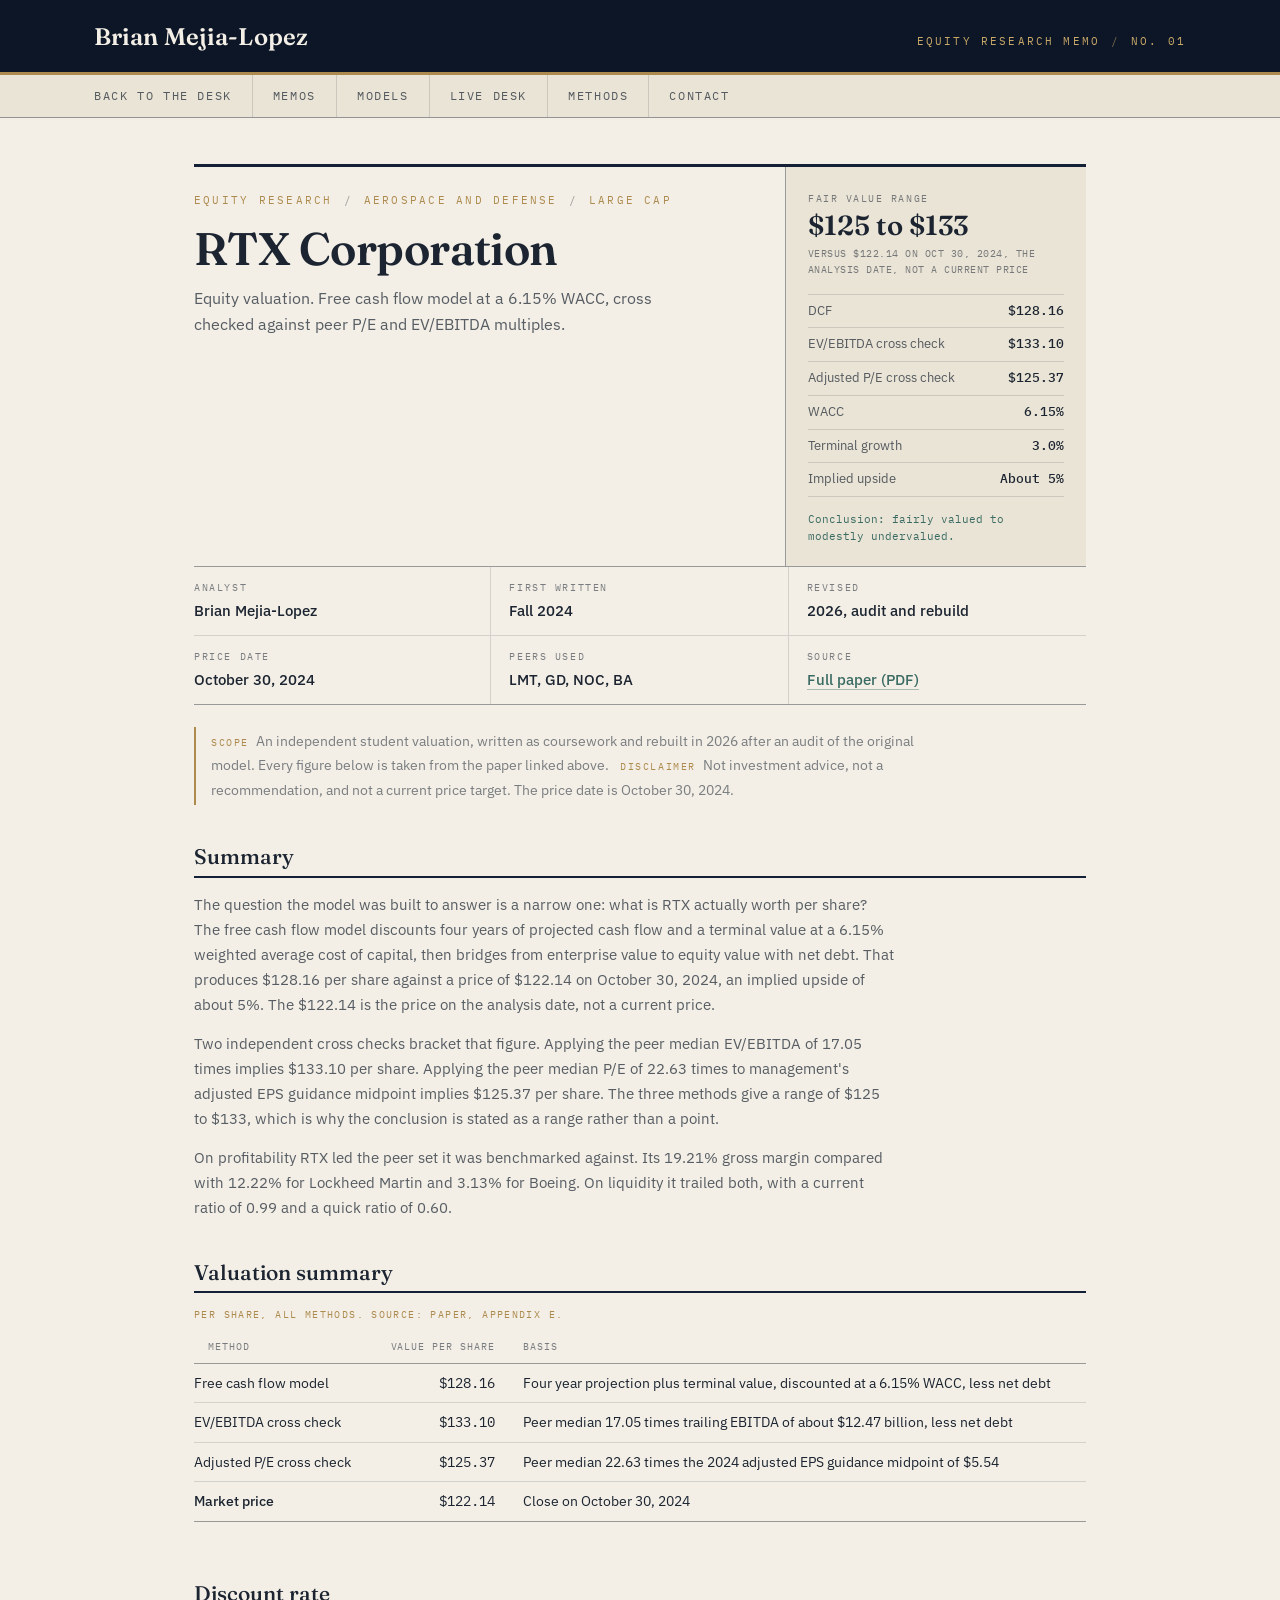
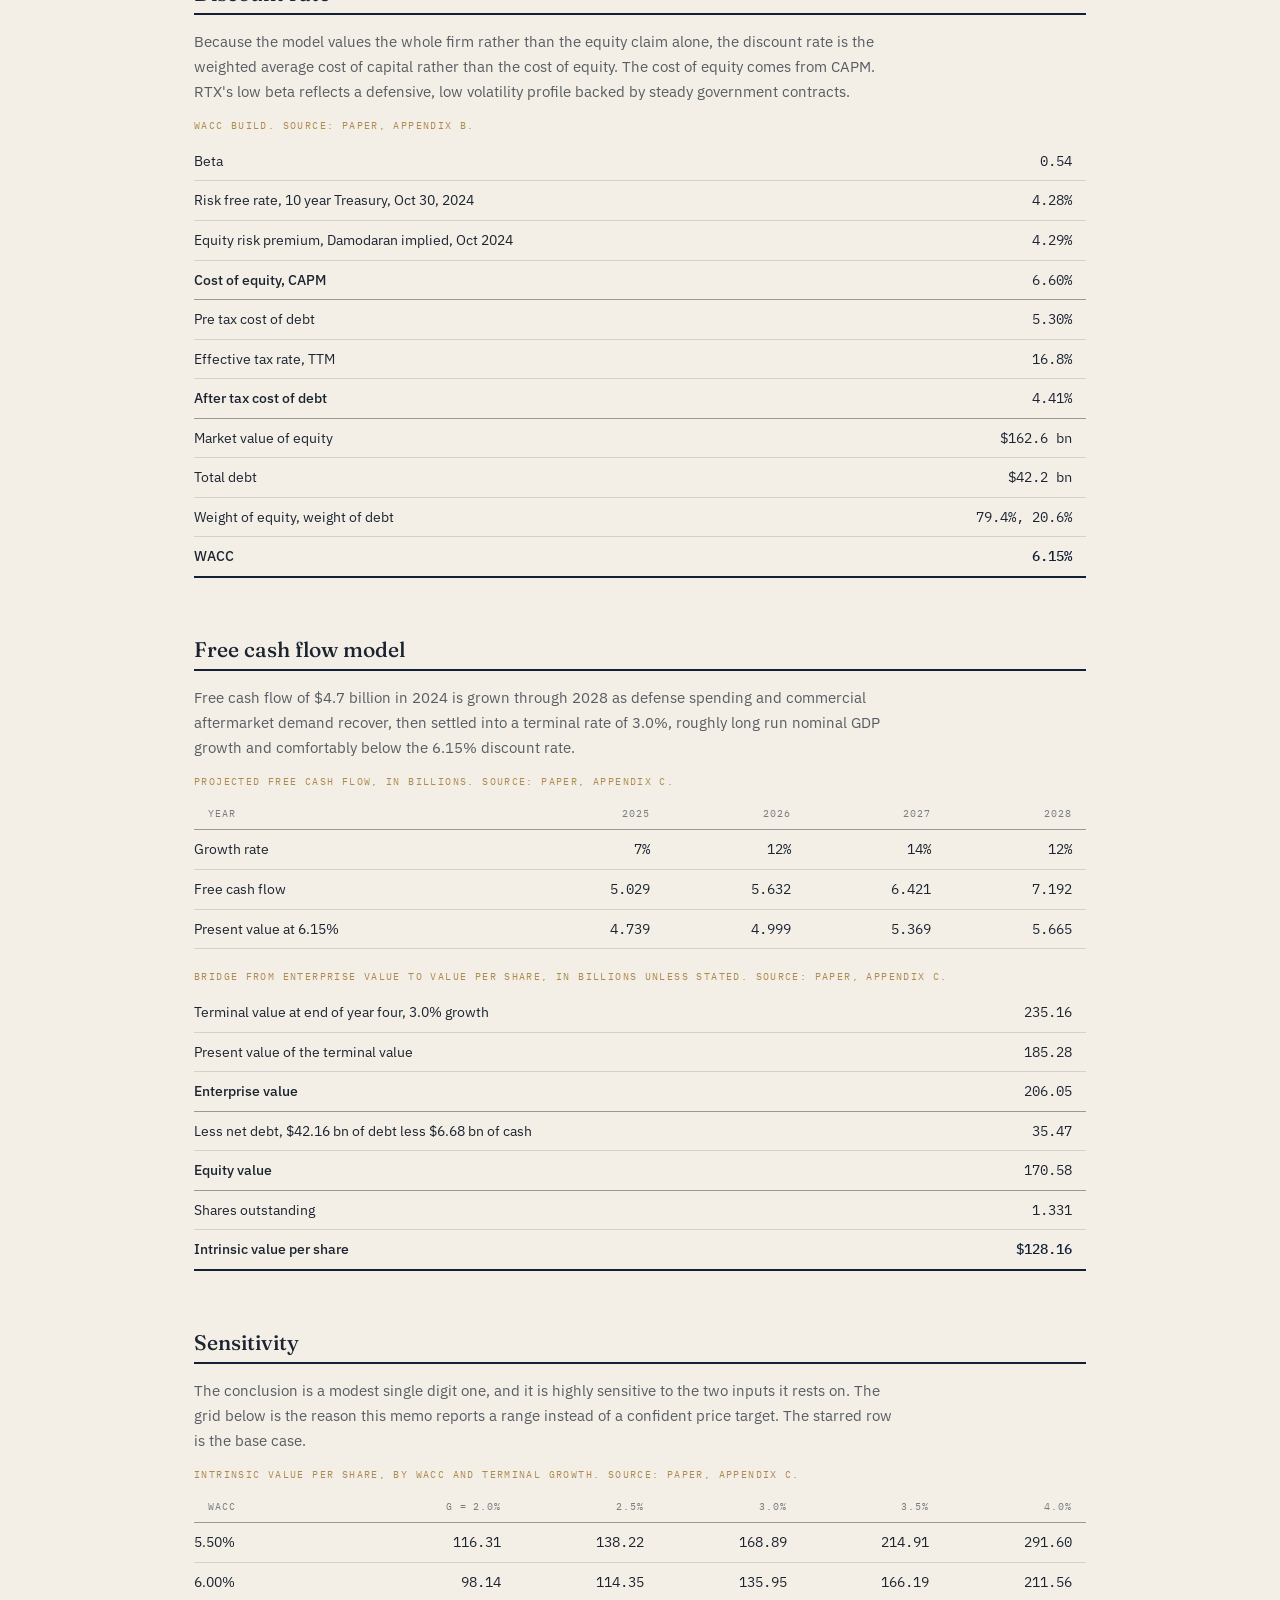
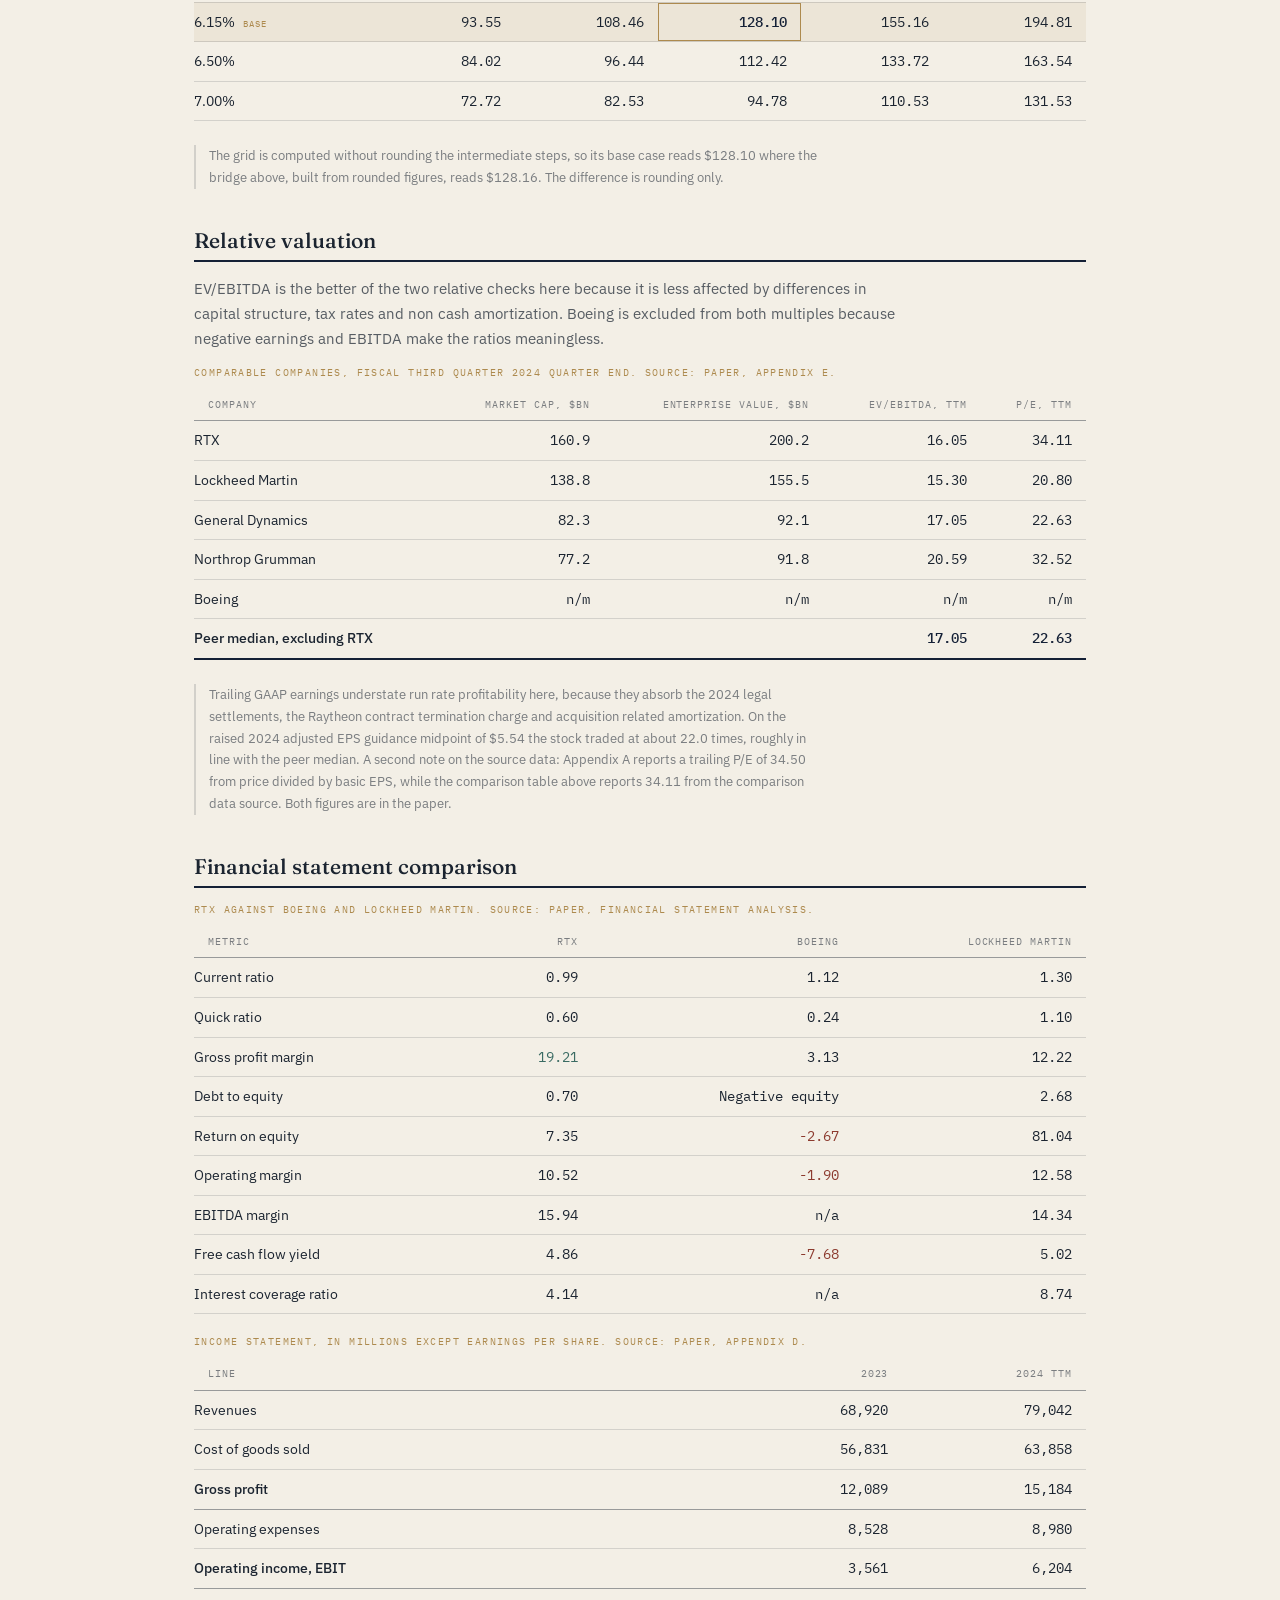
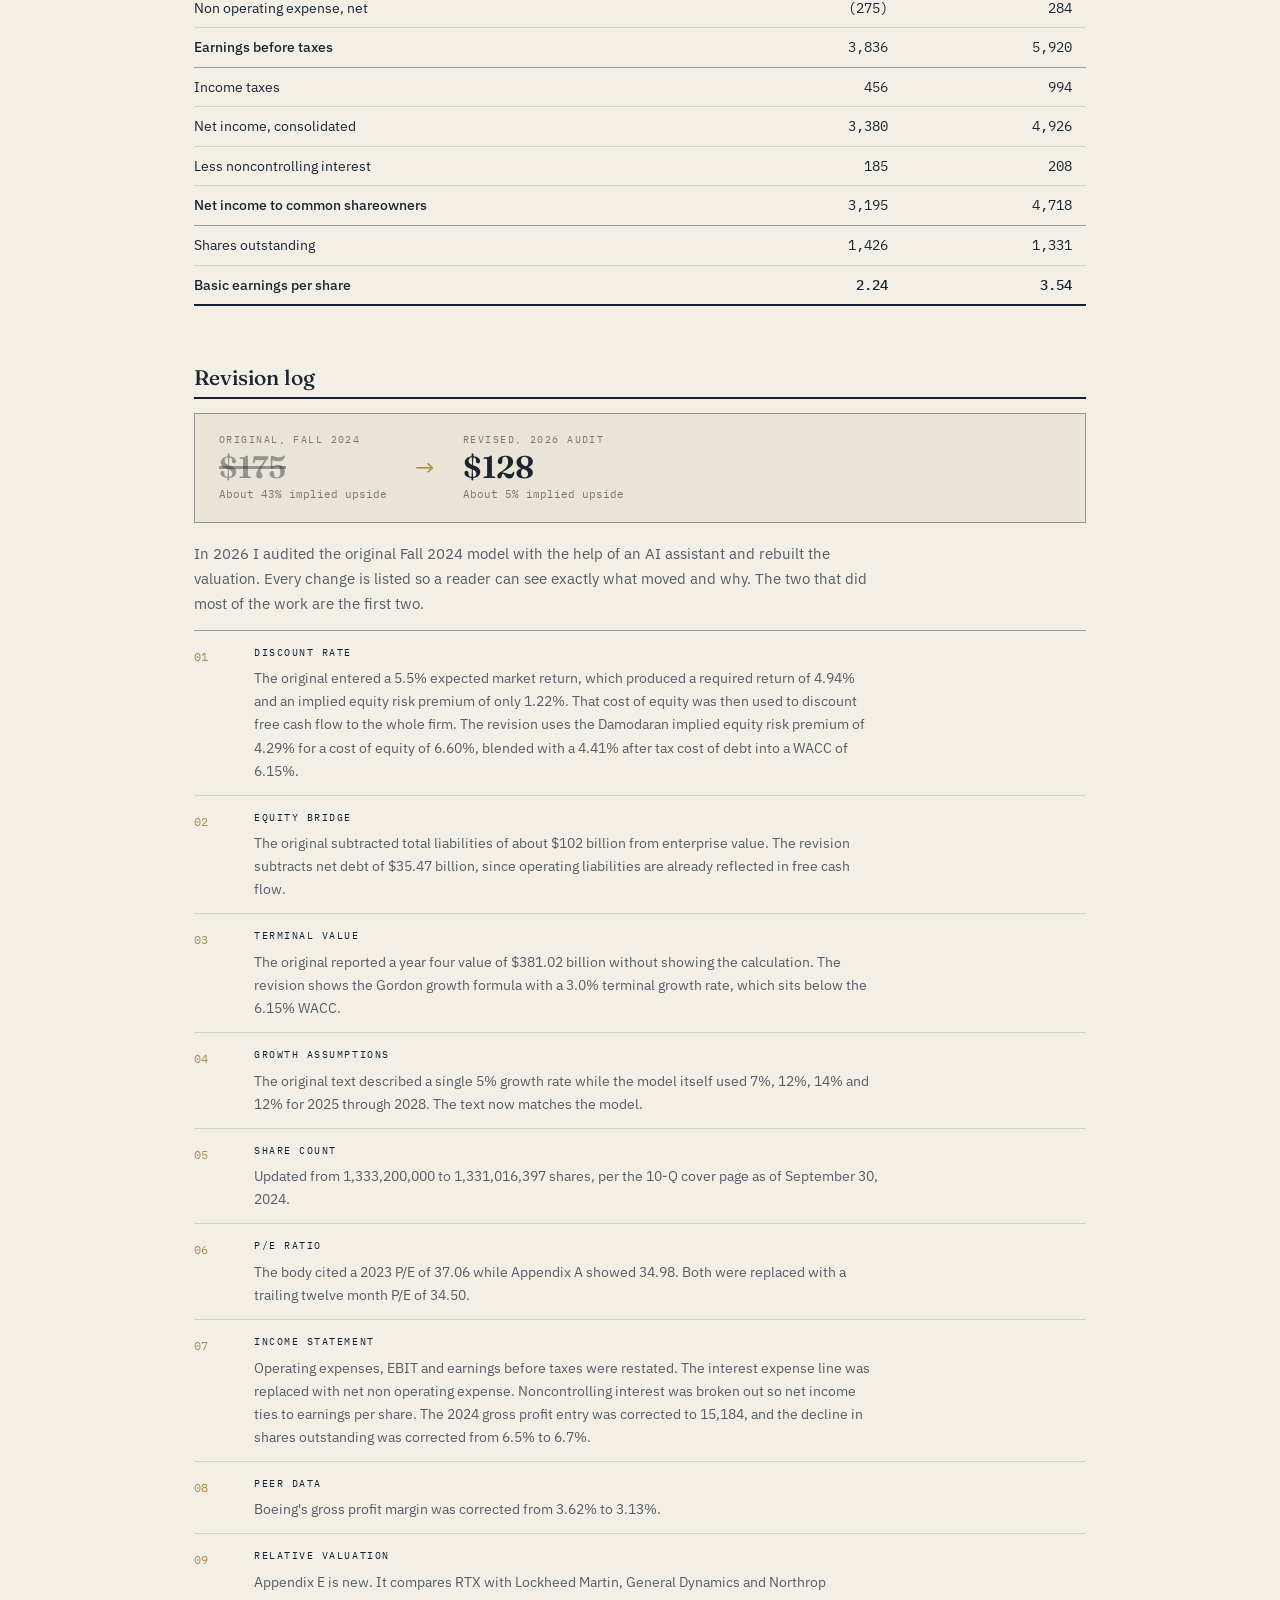
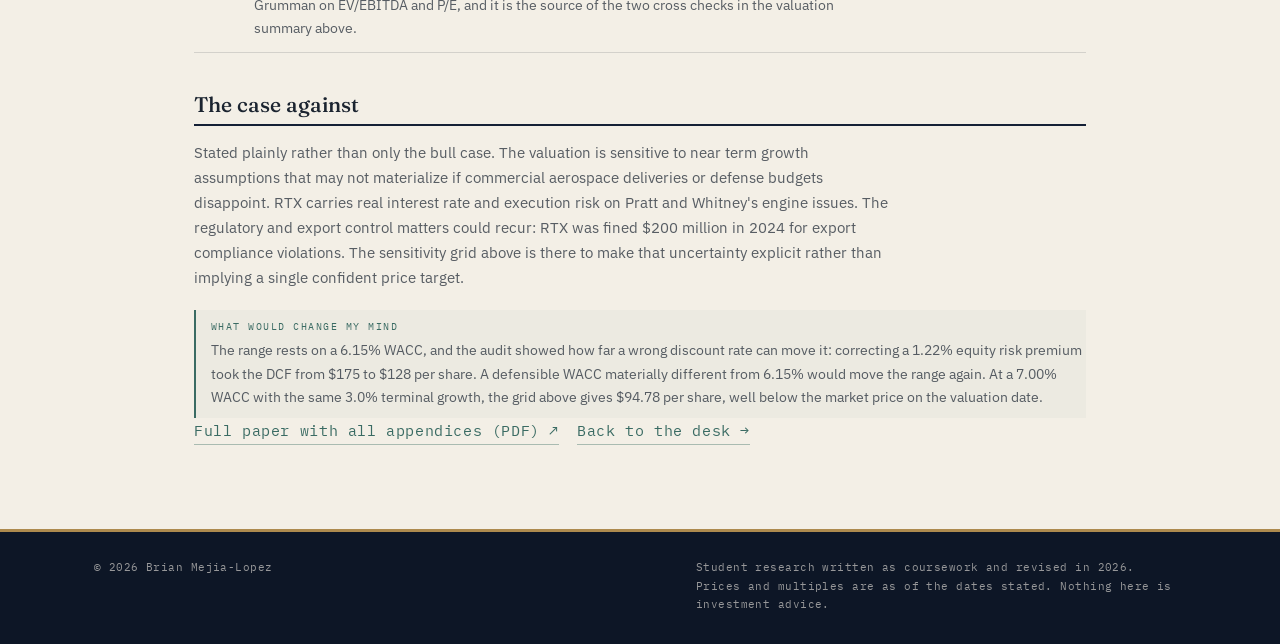
<file: memos/rtx.html>
<!DOCTYPE html>
<html lang="en">
<head>
<meta charset="UTF-8">
<meta name="viewport" content="width=device-width, initial-scale=1.0">
<title>RTX Corporation Equity Valuation | Brian Mejia-Lopez</title>

<link rel="icon" href="../favicon.ico" sizes="any">
<link rel="apple-touch-icon" href="../apple-touch-icon.png">

<meta name="description" content="Equity valuation memo on RTX Corporation by Brian Mejia-Lopez. DCF at a 6.15% WACC, peer multiples, sensitivity grid and a full revision log.">

<meta property="og:type" content="article">
<meta property="og:url" content="https://mejiba26.github.io/memos/rtx.html">
<meta property="og:title" content="RTX Corporation Equity Valuation">
<meta property="og:description" content="Fair value of $125 to $133 per share against $122 at the time of analysis. DCF at a 6.15% WACC, cross checked against peer multiples, with every revision documented.">
<meta property="og:image" content="https://mejiba26.github.io/og-image.png">

<link rel="preconnect" href="https://fonts.googleapis.com">
<link rel="preconnect" href="https://fonts.gstatic.com" crossorigin>
<link href="https://fonts.googleapis.com/css2?family=Fraunces:opsz,wght@9..144,400;9..144,500;9..144,600&family=IBM+Plex+Sans:wght@400;500;600&family=IBM+Plex+Mono:wght@400;500&display=swap" rel="stylesheet">
<link rel="stylesheet" href="../style.css?v=20261127">
</head>
<body class="memo-page">

<a class="skiplink" href="#memo-main">Skip to content</a>

<header class="mast">
  <div class="wrap mast-in">
    <p class="mast-name">Brian Mejia-Lopez</p>
    <p class="mast-tag">Equity research memo <span class="sep">/</span> No. 01</p>
  </div>
</header>

<nav class="deskbar" aria-label="Sections">
  <div class="wrap deskbar-in">
    <a href="../index.html">Back to the desk</a>
    <a href="../index.html#memos">Memos</a>
    <a href="../index.html#work">Models</a>
    <a href="../index.html#market">Live Desk</a>
    <a href="../index.html#methods">Methods</a>
    <a href="../index.html#contact">Contact</a>
  </div>
</nav>

<main id="memo-main" class="wrap memo-doc">

  <!-- NOTE HEADER -->
  <div class="note-top">
    <div class="note-title-block">
      <p class="kicker">Equity research <span class="sep">/</span> Aerospace and defense <span class="sep">/</span> Large cap</p>
      <h1 class="doc-h1">RTX Corporation</h1>
      <p class="doc-sub">Equity valuation. Free cash flow model at a 6.15% WACC, cross checked against peer P/E and EV/EBITDA multiples.</p>
    </div>

    <aside class="ratebox doc-rate">
      <p class="rate-k">Fair value range</p>
      <p class="rate-v">$125 to $133</p>
      <p class="rate-n">Versus $122.14 on Oct 30, 2024, the analysis date, not a current price</p>
      <dl class="rate-rows">
        <div><dt>DCF</dt><dd>$128.16</dd></div>
        <div><dt>EV/EBITDA cross check</dt><dd>$133.10</dd></div>
        <div><dt>Adjusted P/E cross check</dt><dd>$125.37</dd></div>
        <div><dt>WACC</dt><dd>6.15%</dd></div>
        <div><dt>Terminal growth</dt><dd>3.0%</dd></div>
        <div><dt>Implied upside</dt><dd>About 5%</dd></div>
      </dl>
      <p class="rate-rev">Conclusion: fairly valued to modestly undervalued.</p>
    </aside>
  </div>

  <dl class="cred doc-meta">
    <div class="cred-cell"><dt>Analyst</dt><dd>Brian Mejia-Lopez</dd></div>
    <div class="cred-cell"><dt>First written</dt><dd>Fall 2024</dd></div>
    <div class="cred-cell"><dt>Revised</dt><dd>2026, audit and rebuild</dd></div>
    <div class="cred-cell"><dt>Price date</dt><dd>October 30, 2024</dd></div>
    <div class="cred-cell"><dt>Peers used</dt><dd>LMT, GD, NOC, BA</dd></div>
    <div class="cred-cell"><dt>Source</dt><dd><a href="../rtx-valuation.pdf" target="_blank" rel="noopener">Full paper (PDF)</a></dd></div>
  </dl>

  <p class="purpose">
    <b>Scope</b> An independent student valuation, written as coursework and rebuilt in 2026 after an audit of the original model. Every figure below is taken from the paper linked above.
    <b>Disclaimer</b> Not investment advice, not a recommendation, and not a current price target. The price date is October 30, 2024.
  </p>

  <!-- SUMMARY -->
  <section class="doc-sec">
    <h2 class="doc-h2">Summary</h2>
    <p>The question the model was built to answer is a narrow one: what is RTX actually worth per share? The free cash flow model discounts four years of projected cash flow and a terminal value at a 6.15% weighted average cost of capital, then bridges from enterprise value to equity value with net debt. That produces $128.16 per share against a price of $122.14 on October 30, 2024, an implied upside of about 5%. The $122.14 is the price on the analysis date, not a current price.</p>
    <p>Two independent cross checks bracket that figure. Applying the peer median EV/EBITDA of 17.05 times implies $133.10 per share. Applying the peer median P/E of 22.63 times to management's adjusted EPS guidance midpoint implies $125.37 per share. The three methods give a range of $125 to $133, which is why the conclusion is stated as a range rather than a point.</p>
    <p>On profitability RTX led the peer set it was benchmarked against. Its 19.21% gross margin compared with 12.22% for Lockheed Martin and 3.13% for Boeing. On liquidity it trailed both, with a current ratio of 0.99 and a quick ratio of 0.60.</p>
  </section>

  <!-- VALUATION SUMMARY -->
  <section class="doc-sec">
    <h2 class="doc-h2">Valuation summary</h2>
    <div class="paper-scroll">
      <table class="doc-table">
        <caption>Per share, all methods. Source: paper, Appendix E.</caption>
        <thead><tr><th scope="col">Method</th><th scope="col" class="n">Value per share</th><th scope="col">Basis</th></tr></thead>
        <tbody>
          <tr><th scope="row">Free cash flow model</th><td class="n">$128.16</td><td>Four year projection plus terminal value, discounted at a 6.15% WACC, less net debt</td></tr>
          <tr><th scope="row">EV/EBITDA cross check</th><td class="n">$133.10</td><td>Peer median 17.05 times trailing EBITDA of about $12.47 billion, less net debt</td></tr>
          <tr><th scope="row">Adjusted P/E cross check</th><td class="n">$125.37</td><td>Peer median 22.63 times the 2024 adjusted EPS guidance midpoint of $5.54</td></tr>
          <tr class="row-rule"><th scope="row">Market price</th><td class="n">$122.14</td><td>Close on October 30, 2024</td></tr>
        </tbody>
      </table>
    </div>
  </section>

  <!-- DISCOUNT RATE -->
  <section class="doc-sec">
    <h2 class="doc-h2">Discount rate</h2>
    <p>Because the model values the whole firm rather than the equity claim alone, the discount rate is the weighted average cost of capital rather than the cost of equity. The cost of equity comes from CAPM. RTX's low beta reflects a defensive, low volatility profile backed by steady government contracts.</p>
    <div class="paper-scroll">
      <table class="doc-table">
        <caption>WACC build. Source: paper, Appendix B.</caption>
        <tbody>
          <tr><th scope="row">Beta</th><td class="n">0.54</td></tr>
          <tr><th scope="row">Risk free rate, 10 year Treasury, Oct 30, 2024</th><td class="n">4.28%</td></tr>
          <tr><th scope="row">Equity risk premium, Damodaran implied, Oct 2024</th><td class="n">4.29%</td></tr>
          <tr class="row-rule"><th scope="row">Cost of equity, CAPM</th><td class="n">6.60%</td></tr>
          <tr><th scope="row">Pre tax cost of debt</th><td class="n">5.30%</td></tr>
          <tr><th scope="row">Effective tax rate, TTM</th><td class="n">16.8%</td></tr>
          <tr class="row-rule"><th scope="row">After tax cost of debt</th><td class="n">4.41%</td></tr>
          <tr><th scope="row">Market value of equity</th><td class="n">$162.6 bn</td></tr>
          <tr><th scope="row">Total debt</th><td class="n">$42.2 bn</td></tr>
          <tr><th scope="row">Weight of equity, weight of debt</th><td class="n">79.4%, 20.6%</td></tr>
          <tr class="row-total"><th scope="row">WACC</th><td class="n">6.15%</td></tr>
        </tbody>
      </table>
    </div>
  </section>

  <!-- CASH FLOW MODEL -->
  <section class="doc-sec">
    <h2 class="doc-h2">Free cash flow model</h2>
    <p>Free cash flow of $4.7 billion in 2024 is grown through 2028 as defense spending and commercial aftermarket demand recover, then settled into a terminal rate of 3.0%, roughly long run nominal GDP growth and comfortably below the 6.15% discount rate.</p>
    <div class="paper-scroll">
      <table class="doc-table">
        <caption>Projected free cash flow, in billions. Source: paper, Appendix C.</caption>
        <thead><tr><th scope="col">Year</th><th scope="col" class="n">2025</th><th scope="col" class="n">2026</th><th scope="col" class="n">2027</th><th scope="col" class="n">2028</th></tr></thead>
        <tbody>
          <tr><th scope="row">Growth rate</th><td class="n">7%</td><td class="n">12%</td><td class="n">14%</td><td class="n">12%</td></tr>
          <tr><th scope="row">Free cash flow</th><td class="n">5.029</td><td class="n">5.632</td><td class="n">6.421</td><td class="n">7.192</td></tr>
          <tr><th scope="row">Present value at 6.15%</th><td class="n">4.739</td><td class="n">4.999</td><td class="n">5.369</td><td class="n">5.665</td></tr>
        </tbody>
      </table>
    </div>

    <div class="paper-scroll">
      <table class="doc-table">
        <caption>Bridge from enterprise value to value per share, in billions unless stated. Source: paper, Appendix C.</caption>
        <tbody>
          <tr><th scope="row">Terminal value at end of year four, 3.0% growth</th><td class="n">235.16</td></tr>
          <tr><th scope="row">Present value of the terminal value</th><td class="n">185.28</td></tr>
          <tr class="row-rule"><th scope="row">Enterprise value</th><td class="n">206.05</td></tr>
          <tr><th scope="row">Less net debt, $42.16 bn of debt less $6.68 bn of cash</th><td class="n">35.47</td></tr>
          <tr class="row-rule"><th scope="row">Equity value</th><td class="n">170.58</td></tr>
          <tr><th scope="row">Shares outstanding</th><td class="n">1.331</td></tr>
          <tr class="row-total"><th scope="row">Intrinsic value per share</th><td class="n">$128.16</td></tr>
        </tbody>
      </table>
    </div>
  </section>

  <!-- SENSITIVITY -->
  <section class="doc-sec">
    <h2 class="doc-h2">Sensitivity</h2>
    <p>The conclusion is a modest single digit one, and it is highly sensitive to the two inputs it rests on. The grid below is the reason this memo reports a range instead of a confident price target. The starred row is the base case.</p>
    <div class="paper-scroll">
      <table class="doc-table grid-table">
        <caption>Intrinsic value per share, by WACC and terminal growth. Source: paper, Appendix C.</caption>
        <thead>
          <tr><th scope="col">WACC</th><th scope="col" class="n">g = 2.0%</th><th scope="col" class="n">2.5%</th><th scope="col" class="n">3.0%</th><th scope="col" class="n">3.5%</th><th scope="col" class="n">4.0%</th></tr>
        </thead>
        <tbody>
          <tr><th scope="row">5.50%</th><td class="n">116.31</td><td class="n">138.22</td><td class="n">168.89</td><td class="n">214.91</td><td class="n">291.60</td></tr>
          <tr><th scope="row">6.00%</th><td class="n">98.14</td><td class="n">114.35</td><td class="n">135.95</td><td class="n">166.19</td><td class="n">211.56</td></tr>
          <tr class="row-base"><th scope="row">6.15% <span class="star">base</span></th><td class="n">93.55</td><td class="n">108.46</td><td class="n cell-base">128.10</td><td class="n">155.16</td><td class="n">194.81</td></tr>
          <tr><th scope="row">6.50%</th><td class="n">84.02</td><td class="n">96.44</td><td class="n">112.42</td><td class="n">133.72</td><td class="n">163.54</td></tr>
          <tr><th scope="row">7.00%</th><td class="n">72.72</td><td class="n">82.53</td><td class="n">94.78</td><td class="n">110.53</td><td class="n">131.53</td></tr>
        </tbody>
      </table>
    </div>
    <p class="doc-note">The grid is computed without rounding the intermediate steps, so its base case reads $128.10 where the bridge above, built from rounded figures, reads $128.16. The difference is rounding only.</p>
  </section>

  <!-- RELATIVE VALUATION -->
  <section class="doc-sec">
    <h2 class="doc-h2">Relative valuation</h2>
    <p>EV/EBITDA is the better of the two relative checks here because it is less affected by differences in capital structure, tax rates and non cash amortization. Boeing is excluded from both multiples because negative earnings and EBITDA make the ratios meaningless.</p>
    <div class="paper-scroll">
      <table class="doc-table">
        <caption>Comparable companies, fiscal third quarter 2024 quarter end. Source: paper, Appendix E.</caption>
        <thead><tr><th scope="col">Company</th><th scope="col" class="n">Market cap, $bn</th><th scope="col" class="n">Enterprise value, $bn</th><th scope="col" class="n">EV/EBITDA, TTM</th><th scope="col" class="n">P/E, TTM</th></tr></thead>
        <tbody>
          <tr><th scope="row">RTX</th><td class="n">160.9</td><td class="n">200.2</td><td class="n">16.05</td><td class="n">34.11</td></tr>
          <tr><th scope="row">Lockheed Martin</th><td class="n">138.8</td><td class="n">155.5</td><td class="n">15.30</td><td class="n">20.80</td></tr>
          <tr><th scope="row">General Dynamics</th><td class="n">82.3</td><td class="n">92.1</td><td class="n">17.05</td><td class="n">22.63</td></tr>
          <tr><th scope="row">Northrop Grumman</th><td class="n">77.2</td><td class="n">91.8</td><td class="n">20.59</td><td class="n">32.52</td></tr>
          <tr><th scope="row">Boeing</th><td class="n">n/m</td><td class="n">n/m</td><td class="n">n/m</td><td class="n">n/m</td></tr>
          <tr class="row-total"><th scope="row">Peer median, excluding RTX</th><td class="n"></td><td class="n"></td><td class="n">17.05</td><td class="n">22.63</td></tr>
        </tbody>
      </table>
    </div>
    <p class="doc-note">Trailing GAAP earnings understate run rate profitability here, because they absorb the 2024 legal settlements, the Raytheon contract termination charge and acquisition related amortization. On the raised 2024 adjusted EPS guidance midpoint of $5.54 the stock traded at about 22.0 times, roughly in line with the peer median. A second note on the source data: Appendix A reports a trailing P/E of 34.50 from price divided by basic EPS, while the comparison table above reports 34.11 from the comparison data source. Both figures are in the paper.</p>
  </section>

  <!-- FINANCIAL COMPARISON -->
  <section class="doc-sec">
    <h2 class="doc-h2">Financial statement comparison</h2>
    <div class="paper-scroll">
      <table class="doc-table">
        <caption>RTX against Boeing and Lockheed Martin. Source: paper, Financial Statement Analysis.</caption>
        <thead><tr><th scope="col">Metric</th><th scope="col" class="n">RTX</th><th scope="col" class="n">Boeing</th><th scope="col" class="n">Lockheed Martin</th></tr></thead>
        <tbody>
          <tr><th scope="row">Current ratio</th><td class="n">0.99</td><td class="n">1.12</td><td class="n">1.30</td></tr>
          <tr><th scope="row">Quick ratio</th><td class="n">0.60</td><td class="n">0.24</td><td class="n">1.10</td></tr>
          <tr><th scope="row">Gross profit margin</th><td class="n up">19.21</td><td class="n">3.13</td><td class="n">12.22</td></tr>
          <tr><th scope="row">Debt to equity</th><td class="n">0.70</td><td class="n">Negative equity</td><td class="n">2.68</td></tr>
          <tr><th scope="row">Return on equity</th><td class="n">7.35</td><td class="n down">-2.67</td><td class="n">81.04</td></tr>
          <tr><th scope="row">Operating margin</th><td class="n">10.52</td><td class="n down">-1.90</td><td class="n">12.58</td></tr>
          <tr><th scope="row">EBITDA margin</th><td class="n">15.94</td><td class="n">n/a</td><td class="n">14.34</td></tr>
          <tr><th scope="row">Free cash flow yield</th><td class="n">4.86</td><td class="n down">-7.68</td><td class="n">5.02</td></tr>
          <tr><th scope="row">Interest coverage ratio</th><td class="n">4.14</td><td class="n">n/a</td><td class="n">8.74</td></tr>
        </tbody>
      </table>
    </div>

    <div class="paper-scroll">
      <table class="doc-table">
        <caption>Income statement, in millions except earnings per share. Source: paper, Appendix D.</caption>
        <thead><tr><th scope="col">Line</th><th scope="col" class="n">2023</th><th scope="col" class="n">2024 TTM</th></tr></thead>
        <tbody>
          <tr><th scope="row">Revenues</th><td class="n">68,920</td><td class="n">79,042</td></tr>
          <tr><th scope="row">Cost of goods sold</th><td class="n">56,831</td><td class="n">63,858</td></tr>
          <tr class="row-rule"><th scope="row">Gross profit</th><td class="n">12,089</td><td class="n">15,184</td></tr>
          <tr><th scope="row">Operating expenses</th><td class="n">8,528</td><td class="n">8,980</td></tr>
          <tr class="row-rule"><th scope="row">Operating income, EBIT</th><td class="n">3,561</td><td class="n">6,204</td></tr>
          <tr><th scope="row">Non operating expense, net</th><td class="n">(275)</td><td class="n">284</td></tr>
          <tr class="row-rule"><th scope="row">Earnings before taxes</th><td class="n">3,836</td><td class="n">5,920</td></tr>
          <tr><th scope="row">Income taxes</th><td class="n">456</td><td class="n">994</td></tr>
          <tr><th scope="row">Net income, consolidated</th><td class="n">3,380</td><td class="n">4,926</td></tr>
          <tr><th scope="row">Less noncontrolling interest</th><td class="n">185</td><td class="n">208</td></tr>
          <tr class="row-rule"><th scope="row">Net income to common shareowners</th><td class="n">3,195</td><td class="n">4,718</td></tr>
          <tr><th scope="row">Shares outstanding</th><td class="n">1,426</td><td class="n">1,331</td></tr>
          <tr class="row-total"><th scope="row">Basic earnings per share</th><td class="n">2.24</td><td class="n">3.54</td></tr>
        </tbody>
      </table>
    </div>
  </section>

  <!-- REVISION LOG -->
  <section class="doc-sec">
    <h2 class="doc-h2">Revision log</h2>
    <div class="revhead">
      <div>
        <p class="rev-k">Original, Fall 2024</p>
        <p class="rev-v rev-old">$175</p>
        <p class="rev-n">About 43% implied upside</p>
      </div>
      <p class="rev-arrow" aria-hidden="true">&#8594;</p>
      <div>
        <p class="rev-k">Revised, 2026 audit</p>
        <p class="rev-v">$128</p>
        <p class="rev-n">About 5% implied upside</p>
      </div>
    </div>
    <p>In 2026 I audited the original Fall 2024 model with the help of an AI assistant and rebuilt the valuation. Every change is listed so a reader can see exactly what moved and why. The two that did most of the work are the first two.</p>

    <ol class="revlist">
      <li>
        <p class="rev-h">Discount rate</p>
        <p>The original entered a 5.5% expected market return, which produced a required return of 4.94% and an implied equity risk premium of only 1.22%. That cost of equity was then used to discount free cash flow to the whole firm. The revision uses the Damodaran implied equity risk premium of 4.29% for a cost of equity of 6.60%, blended with a 4.41% after tax cost of debt into a WACC of 6.15%.</p>
      </li>
      <li>
        <p class="rev-h">Equity bridge</p>
        <p>The original subtracted total liabilities of about $102 billion from enterprise value. The revision subtracts net debt of $35.47 billion, since operating liabilities are already reflected in free cash flow.</p>
      </li>
      <li>
        <p class="rev-h">Terminal value</p>
        <p>The original reported a year four value of $381.02 billion without showing the calculation. The revision shows the Gordon growth formula with a 3.0% terminal growth rate, which sits below the 6.15% WACC.</p>
      </li>
      <li>
        <p class="rev-h">Growth assumptions</p>
        <p>The original text described a single 5% growth rate while the model itself used 7%, 12%, 14% and 12% for 2025 through 2028. The text now matches the model.</p>
      </li>
      <li>
        <p class="rev-h">Share count</p>
        <p>Updated from 1,333,200,000 to 1,331,016,397 shares, per the 10-Q cover page as of September 30, 2024.</p>
      </li>
      <li>
        <p class="rev-h">P/E ratio</p>
        <p>The body cited a 2023 P/E of 37.06 while Appendix A showed 34.98. Both were replaced with a trailing twelve month P/E of 34.50.</p>
      </li>
      <li>
        <p class="rev-h">Income statement</p>
        <p>Operating expenses, EBIT and earnings before taxes were restated. The interest expense line was replaced with net non operating expense. Noncontrolling interest was broken out so net income ties to earnings per share. The 2024 gross profit entry was corrected to 15,184, and the decline in shares outstanding was corrected from 6.5% to 6.7%.</p>
      </li>
      <li>
        <p class="rev-h">Peer data</p>
        <p>Boeing's gross profit margin was corrected from 3.62% to 3.13%.</p>
      </li>
      <li>
        <p class="rev-h">Relative valuation</p>
        <p>Appendix E is new. It compares RTX with Lockheed Martin, General Dynamics and Northrop Grumman on EV/EBITDA and P/E, and it is the source of the two cross checks in the valuation summary above.</p>
      </li>
    </ol>
  </section>

  <!-- RISKS AND WHAT WOULD CHANGE MY MIND -->
  <section class="doc-sec">
    <h2 class="doc-h2">The case against</h2>
    <p>Stated plainly rather than only the bull case. The valuation is sensitive to near term growth assumptions that may not materialize if commercial aerospace deliveries or defense budgets disappoint. RTX carries real interest rate and execution risk on Pratt and Whitney's engine issues. The regulatory and export control matters could recur: RTX was fined $200 million in 2024 for export compliance violations. The sensitivity grid above is there to make that uncertainty explicit rather than implying a single confident price target.</p>

    <div class="mind">
      <p class="mind-k">What would change my mind</p>
      <p>The range rests on a 6.15% WACC, and the audit showed how far a wrong discount rate can move it: correcting a 1.22% equity risk premium took the DCF from $175 to $128 per share. A defensible WACC materially different from 6.15% would move the range again. At a 7.00% WACC with the same 3.0% terminal growth, the grid above gives $94.78 per share, well below the market price on the valuation date.</p>
    </div>

    <p class="memo-links">
      <a href="../rtx-valuation.pdf" target="_blank" rel="noopener">Full paper with all appendices (PDF)</a>
      <a class="go" href="../index.html#memos">Back to the desk</a>
    </p>
  </section>

</main>

<footer class="site-footer">
  <div class="wrap footer-in">
    <p>&copy; 2026 Brian Mejia-Lopez</p>
    <p class="footer-note">Student research written as coursework and revised in 2026. Prices and multiples are as of the dates stated. Nothing here is investment advice.</p>
  </div>
</footer>

</body>
</html>
</file>
<file: style.css>
/* ============================================
   TOKENS
   Desk Note: a cream research document with a navy
   masthead, hairline rules and tabular figures.
   ============================================ */
:root {
  --paper: #F3EFE6;
  --paper-dim: #EAE4D6;
  --card: #FFFCF5;
  --ink: #1B2430;
  --navy: #142036;
  --navy-deep: #0D1626;
  --brass: #AD8A4E;
  --brass-light: #C9A968;
  --teal: #3A6B63;
  --teal-light: #8FC4B8;
  --brick: #8C3A2E;
  --slate: #6B7A86;
  --plum: #6E5B8A;
  /* Chart series for the portfolio card. Checked with a color blindness validator on --card; keep the order. */
  --chart-1: #2a78d6;
  --chart-2: #eb6834;
  --chart-3: #1baf7a;
  --chart-4: #eda100;
  --chart-5: #e87ba4;

  --ink-70: rgba(27, 36, 48, 0.72);
  --ink-55: rgba(27, 36, 48, 0.56);
  --ink-40: rgba(27, 36, 48, 0.42);
  --line: rgba(27, 36, 48, 0.15);
  --rule: rgba(27, 36, 48, 0.42);
  --line-on-navy: rgba(243, 239, 230, 0.18);

  --display: "Fraunces", Georgia, serif;
  --body: "IBM Plex Sans", -apple-system, BlinkMacSystemFont, sans-serif;
  --mono: "IBM Plex Mono", "Courier New", monospace;

  --wrap: 1180px;
  --pad: 44px;
  --tabpad: 20px;
}

* { box-sizing: border-box; }
html { scroll-behavior: smooth; }

body {
  margin: 0;
  background: var(--paper);
  color: var(--ink);
  font-family: var(--body);
  font-size: 16.5px;
  line-height: 1.62;
  -webkit-font-smoothing: antialiased;
  font-variant-numeric: tabular-nums;
  font-feature-settings: "tnum" 1;
}

.wrap {
  max-width: var(--wrap);
  margin: 0 auto;
  padding-left: var(--pad);
  padding-right: var(--pad);
}

a { color: inherit; }
a:focus-visible, button:focus-visible, summary:focus-visible {
  outline: 2px solid var(--brass);
  outline-offset: 3px;
}

/* An element that ships hidden must stay hidden whatever display value a
   later rule gives it. Every data card on this page relies on that. */
[hidden] { display: none !important; }

.skiplink {
  position: absolute;
  left: -9999px;
  top: 0;
  background: var(--navy-deep);
  color: var(--paper);
  padding: 10px 16px;
  z-index: 100;
  font-family: var(--mono);
  font-size: 0.78rem;
}
.skiplink:focus { left: 0; }

.sep { color: var(--ink-40); padding: 0 0.15em; }

@media (prefers-reduced-motion: reduce) {
  html { scroll-behavior: auto; }
  * { animation: none !important; transition: none !important; }
}

/* Content appears at once. The .reveal class and the observer that sets
   .is-visible are still in index.html, because one of the card scripts adds
   .is-visible itself and its comment refers to it, but neither one moves
   anything now: nothing fades or slides in on scroll. */
.reveal, .reveal.is-visible { opacity: 1; transform: none; transition: none; }

/* ============================================
   MASTHEAD AND SECTION NAV
   ============================================ */
.mast {
  background: var(--navy-deep);
  color: var(--paper);
  border-bottom: 3px solid var(--brass);
}

.mast-in {
  display: flex;
  align-items: baseline;
  justify-content: space-between;
  gap: 20px;
  padding-top: 18px;
  padding-bottom: 15px;
}

.mast-name {
  font-family: var(--display);
  font-size: 1.5rem;
  font-weight: 600;
  letter-spacing: 0.005em;
  margin: 0;
}

.mast-tag {
  font-family: var(--mono);
  font-size: 0.68rem;
  letter-spacing: 0.2em;
  text-transform: uppercase;
  color: var(--brass-light);
  margin: 0;
  text-align: right;
}
.mast-tag .sep { color: rgba(201, 169, 104, 0.6); }

.deskbar {
  position: sticky;
  top: 0;
  z-index: 50;
  background: var(--paper-dim);
  border-bottom: 1px solid var(--rule);
}

/* The bar gives back the first tab's own left padding, so the first label
   still lines up with the headline and the masthead name while every tab keeps
   symmetric padding. Without this the active tab's background sits flush
   against its first letter and reads as clipped. */
.deskbar .wrap { padding-left: calc(var(--pad) - var(--tabpad)); }

.deskbar-in {
  display: flex;
  overflow-x: auto;
  scrollbar-width: none;
  -ms-overflow-style: none;
}
.deskbar-in::-webkit-scrollbar { display: none; }

.deskbar a {
  flex: 0 0 auto;
  font-family: var(--mono);
  font-size: 0.72rem;
  letter-spacing: 0.14em;
  text-transform: uppercase;
  text-decoration: none;
  color: var(--ink-70);
  padding: 12px var(--tabpad) 11px;
  border-right: 1px solid var(--line);
  box-shadow: inset 0 -3px 0 transparent;
  transition: color 0.15s ease, box-shadow 0.15s ease;
  white-space: nowrap;
}
.deskbar a:last-child { border-right: none; }
.deskbar a:hover {
  color: var(--navy);
  box-shadow: inset 0 -3px 0 var(--brass);
}
.deskbar a[aria-current="page"] {
  color: var(--navy);
  font-weight: 500;
  background: var(--card);
  box-shadow: inset 0 -3px 0 var(--brass);
}
.deskbar a.subtab { color: var(--teal); }

/* ============================================
   VIEWS
   One section on screen at a time. The hiding rule only applies once the
   script at the bottom of index.html has added .js-views, so with
   JavaScript off every section stays visible and reachable.
   ============================================ */
.js-views main > .view { display: none; }
.js-views main > .view.is-open { display: block; }

/* ============================================
   SHARED SECTION FURNITURE
   ============================================ */
section { padding: 0 0 72px; scroll-margin-top: 62px; }

.lede-sec { padding-top: 52px; }

.kicker {
  font-family: var(--mono);
  font-size: 0.7rem;
  letter-spacing: 0.2em;
  text-transform: uppercase;
  color: var(--brass);
  margin: 0 0 16px;
}

h1 {
  font-family: var(--display);
  font-size: clamp(2.05rem, 4.4vw, 3.3rem);
  font-weight: 600;
  line-height: 1.08;
  letter-spacing: -0.012em;
  margin: 0 0 20px;
  max-width: 19ch;
}
h1 .accent { color: var(--teal); }

.hero-sub {
  max-width: 58ch;
  font-size: 1.04rem;
  color: var(--ink-70);
  margin: 0 0 26px;
}

.lede-top {
  display: grid;
  grid-template-columns: minmax(0, 1fr) 260px;
  gap: 44px;
  align-items: start;
  margin: 0 0 30px;
}
.lede-text { min-width: 0; }

.hero-side { margin: 0; }
.hero-photo {
  border: 1px solid var(--rule);
  background: var(--paper-dim);
  padding: 7px;
}
.hero-photo img {
  display: block;
  width: 100%;
  height: auto;
  aspect-ratio: 4 / 5;
  object-fit: cover;
  object-position: 50% 22%;
  filter: saturate(0.94);
}
.hero-photo-cap {
  font-family: var(--mono);
  font-size: 0.62rem;
  letter-spacing: 0.12em;
  text-transform: uppercase;
  color: var(--ink-55);
  margin: 9px 0 0;
  text-align: right;
}

.sechd {
  display: flex;
  align-items: baseline;
  gap: 15px;
  border-bottom: 2px solid var(--navy);
  padding-bottom: 8px;
  margin: 0 0 18px;
}

.secno {
  font-family: var(--mono);
  font-size: 0.7rem;
  letter-spacing: 0.16em;
  color: var(--brass);
}

h2 {
  font-family: var(--display);
  font-size: clamp(1.55rem, 2.6vw, 2.05rem);
  font-weight: 500;
  line-height: 1.12;
  margin: 0;
}

.section-lede {
  max-width: 68ch;
  color: var(--ink-70);
  font-size: 0.98rem;
  margin: 0 0 34px;
}

.eyebrow {
  font-family: var(--mono);
  font-size: 0.68rem;
  letter-spacing: 0.18em;
  text-transform: uppercase;
  color: var(--brass);
  margin: 0 0 10px;
}

/* ============================================
   CREDENTIALS GRID AND PURPOSE LINE
   ============================================ */
.cred {
  display: grid;
  grid-template-columns: repeat(3, 1fr);
  border-top: 1px solid var(--rule);
  border-bottom: 1px solid var(--rule);
  margin: 0 0 18px;
}

.cred-cell {
  padding: 13px 18px 14px;
  border-right: 1px solid var(--line);
  border-bottom: 1px solid var(--line);
}
.cred-cell:nth-child(3n) { border-right: none; }
.cred-cell:nth-child(3n + 1) { padding-left: 0; }
.cred-cell:nth-last-child(-n + 3) { border-bottom: none; }

.cred dt {
  font-family: var(--mono);
  font-size: 0.62rem;
  letter-spacing: 0.16em;
  text-transform: uppercase;
  color: var(--ink-55);
  margin: 0 0 5px;
}

.cred dd {
  margin: 0;
  font-size: 0.92rem;
  font-weight: 500;
  line-height: 1.35;
}
.cred dd a { color: var(--teal); text-decoration: none; border-bottom: 1px solid rgba(58, 107, 99, 0.4); }
.cred dd a:hover { border-bottom-color: var(--teal); }

.purpose {
  font-size: 0.86rem;
  line-height: 1.8;
  color: var(--ink-55);
  border-left: 2px solid var(--brass);
  padding: 2px 0 2px 15px;
  margin: 0 0 30px;
  max-width: 92ch;
}
.purpose b {
  font-family: var(--mono);
  font-size: 0.62rem;
  letter-spacing: 0.16em;
  text-transform: uppercase;
  color: var(--brass);
  font-weight: 400;
  margin-right: 4px;
}
.purpose b:not(:first-child) { margin-left: 8px; }

.lede-cta { display: flex; flex-wrap: wrap; gap: 12px; margin: 0; }

.btn {
  display: inline-block;
  font-family: var(--mono);
  font-size: 0.72rem;
  letter-spacing: 0.12em;
  text-transform: uppercase;
  text-decoration: none;
  padding: 11px 20px;
  border: 1px solid var(--rule);
  color: var(--ink);
  background: transparent;
  transition: background 0.15s ease, color 0.15s ease, border-color 0.15s ease;
}
.btn:hover { background: var(--navy); color: var(--paper); border-color: var(--navy); }

.btn-solid {
  background: var(--navy);
  color: var(--paper);
  border-color: var(--navy);
}
.btn-solid:hover { background: var(--brass); border-color: var(--brass); color: var(--navy-deep); }

/* ============================================
   MEMOS
   ============================================ */
.memo {
  display: grid;
  grid-template-columns: minmax(0, 1fr) 300px;
  border: 1px solid var(--rule);
  background: var(--card);
}

.memo-main { padding: 26px 30px 24px; border-right: 1px solid var(--rule); min-width: 0; }

.memo-tag {
  font-family: var(--mono);
  font-size: 0.63rem;
  letter-spacing: 0.15em;
  text-transform: uppercase;
  color: var(--teal);
  margin: 0 0 9px;
}

.memo-main h3, .model-head h3 {
  font-family: var(--display);
  font-size: 1.36rem;
  font-weight: 500;
  line-height: 1.2;
  margin: 0 0 5px;
}

.memo-meta {
  font-family: var(--mono);
  font-size: 0.68rem;
  color: var(--ink-55);
  margin: 0 0 4px;
}

.project-field {
  font-family: var(--mono);
  font-size: 0.62rem;
  letter-spacing: 0.15em;
  text-transform: uppercase;
  color: var(--brass);
  margin: 16px 0 3px;
}

.memo-main p:not(.project-field):not(.memo-tag):not(.memo-meta):not(.memo-links),
.model-body p:not(.project-field):not(.mind-k):not(.memo-links):not(.project-note) {
  margin: 0;
  font-size: 0.93rem;
  line-height: 1.62;
}

.project-note {
  font-size: 0.82rem;
  color: var(--ink-55);
  margin: 8px 0 0;
  padding-left: 11px;
  border-left: 2px solid var(--line);
}

.tag-prelim {
  font-family: var(--mono);
  font-size: 0.58rem;
  letter-spacing: 0.12em;
  background: var(--paper-dim);
  border: 1px solid var(--line);
  color: var(--ink-55);
  padding: 1px 6px;
  margin-left: 6px;
  vertical-align: 1px;
}

.mind {
  border-left: 2px solid var(--teal);
  padding: 3px 0 3px 15px;
  margin: 20px 0 0;
  background: rgba(58, 107, 99, 0.04);
}
.mind-k {
  font-family: var(--mono);
  font-size: 0.62rem;
  letter-spacing: 0.15em;
  text-transform: uppercase;
  color: var(--teal);
  margin: 6px 0 3px;
}
.mind p:last-child { margin: 0 0 7px; font-size: 0.9rem; color: var(--ink-70); }

.memo-links {
  display: flex;
  flex-wrap: wrap;
  gap: 18px;
  margin: 20px 0 0;
  font-family: var(--mono);
  font-size: 0.73rem;
  letter-spacing: 0.04em;
}
.memo-links a {
  text-decoration: none;
  color: var(--teal);
  border-bottom: 1px solid rgba(58, 107, 99, 0.4);
  padding-bottom: 1px;
}
.memo-links a:hover { border-bottom-color: var(--teal); }
.memo-links a.go::after { content: " \2192"; }
.memo-links a[href$=".pdf"]::after,
.memo-links a[target="_blank"]::after { content: " \2197"; }
.memo-links a.go[target="_blank"]::after { content: " \2197"; }
.link-soon { color: var(--ink-40); font-style: italic; }

/* Rating style panel */
.ratebox { background: var(--paper-dim); padding: 24px 22px 20px; }
.rate-k {
  font-family: var(--mono);
  font-size: 0.6rem;
  letter-spacing: 0.16em;
  text-transform: uppercase;
  color: var(--ink-55);
  margin: 0 0 6px;
}
.rate-v {
  font-family: var(--display);
  font-size: 1.72rem;
  font-weight: 600;
  line-height: 1;
  margin: 0 0 6px;
}
.rate-n {
  font-family: var(--mono);
  font-size: 0.62rem;
  letter-spacing: 0.05em;
  color: var(--ink-55);
  margin: 0 0 16px;
  text-transform: uppercase;
}
.rate-rows { margin: 0; border-top: 1px solid var(--line); }
.rate-rows > div {
  display: flex;
  justify-content: space-between;
  gap: 12px;
  padding: 6px 0;
  border-bottom: 1px solid var(--line);
}
.rate-rows dt { font-size: 0.8rem; color: var(--ink-70); }
.rate-rows dd { margin: 0; font-family: var(--mono); font-size: 0.8rem; font-weight: 500; }
.rate-rev {
  font-family: var(--mono);
  font-size: 0.68rem;
  line-height: 1.6;
  color: var(--teal);
  margin: 14px 0 0;
}

/* ============================================
   MODELS
   ============================================ */
.model-list { display: grid; gap: 28px; }

.model { border: 1px solid var(--rule); background: var(--card); }
.model-head { padding: 24px 28px 18px; }
.model-body { padding: 4px 28px 24px; min-width: 0; }

.statpanel {
  list-style: none;
  display: grid;
  grid-template-columns: repeat(4, 1fr);
  margin: 0;
  padding: 0;
  border-top: 1px solid var(--rule);
  border-bottom: 1px solid var(--rule);
  background: var(--paper-dim);
}
.statpanel li {
  padding: 13px 18px 14px;
  border-right: 1px solid var(--line);
  display: flex;
  flex-direction: column;
  gap: 5px;
}
.statpanel li:last-child { border-right: none; }
.sp-k {
  font-family: var(--mono);
  font-size: 0.6rem;
  letter-spacing: 0.15em;
  text-transform: uppercase;
  color: var(--ink-55);
}
.sp-v {
  font-family: var(--mono);
  font-size: 1.22rem;
  font-weight: 500;
  line-height: 1;
  color: var(--navy);
}
/* Version tag sits on its own line under the value so "v1" never reads as part of the number. */
.sp-ver {
  align-self: flex-start;
  font-family: var(--mono);
  font-size: 0.55rem;
  letter-spacing: 0.12em;
  text-transform: uppercase;
  color: var(--ink-55);
  border: 1px solid var(--line);
  padding: 1px 5px;
}

.project-figs {
  display: grid;
  grid-template-columns: 1fr 1fr;
  gap: 16px;
  margin: 20px 0 0;
}
.project-figs img {
  width: 100%;
  height: auto;
  display: block;
  border: 1px solid var(--line);
  background: #fff;
}

/* ============================================
   LIVE DESK: index strip and shared card frame
   ============================================ */
.feedindex {
  list-style: none;
  display: grid;
  grid-template-columns: repeat(6, 1fr);
  margin: 0 0 30px;
  padding: 0;
  border-top: 1px solid var(--rule);
  border-bottom: 1px solid var(--rule);
}
.feedindex li { padding: 14px 16px 15px; border-right: 1px solid var(--line); }
.feedindex li:first-child { padding-left: 0; }
.feedindex li:last-child { border-right: none; }
.fi-k {
  font-family: var(--mono);
  font-size: 0.6rem;
  letter-spacing: 0.15em;
  text-transform: uppercase;
  color: var(--ink-55);
  margin: 0 0 7px;
}
.fi-v {
  font-family: var(--mono);
  font-size: 1.02rem;
  font-weight: 500;
  color: var(--navy);
  margin: 0 0 6px;
  line-height: 1.1;
}
.fi-n { font-size: 0.74rem; line-height: 1.45; color: var(--ink-55); margin: 0; }

.asof {
  font-family: var(--mono);
  font-size: 0.66rem;
  letter-spacing: 0.06em;
  color: var(--ink-55);
  margin: 0 0 14px;
}

.ticker-row {
  display: grid;
  grid-template-columns: 1fr 1fr;
  gap: 0;
  border: 1px solid var(--rule);
  background: var(--card);
  margin: 0 0 26px;
}
.ticker-item { padding: 22px 26px 24px; border-right: 1px solid var(--line); min-width: 0; }
.ticker-item:last-child { border-right: none; }

.ticker-label {
  font-family: var(--mono);
  font-size: 0.6rem;
  letter-spacing: 0.16em;
  text-transform: uppercase;
  color: var(--brass);
  margin: 0 0 8px;
}
.ticker-text {
  font-family: var(--display);
  font-size: 1.12rem;
  font-weight: 500;
  margin: 0 0 10px;
  line-height: 1.25;
}
.ticker-note {
  font-size: 0.88rem;
  line-height: 1.6;
  color: var(--ink-70);
  margin: 0 0 12px;
}
.ticker-note:last-child { margin-bottom: 0; }

/* ============================================
   LIVE DESK: sector rotation (script rendered)
   ============================================ */
.sector-live { margin: 14px 0 14px; }
.sector-live[hidden] + .ticker-note { display: none; }

.sector-head {
  font-family: var(--mono);
  font-size: 0.6rem;
  letter-spacing: 0.16em;
  text-transform: uppercase;
  color: var(--ink-55);
  margin: 14px 0 5px;
}
.sector-head:first-child { margin-top: 0; }

.sector-list { list-style: none; margin: 0; padding: 0; }
.sector-list li {
  display: flex;
  justify-content: space-between;
  align-items: baseline;
  gap: 14px;
  padding: 6px 0;
  border-bottom: 1px solid var(--line);
  font-size: 0.88rem;
}
.sector-list li:last-child { border-bottom: none; }

.sector-name { min-width: 0; }
.sector-tkr {
  font-family: var(--mono);
  font-size: 0.68rem;
  color: var(--ink-40);
  letter-spacing: 0.04em;
  margin-left: 4px;
}
.sector-ret { font-family: var(--mono); font-size: 0.86rem; font-weight: 500; white-space: nowrap; }
.sector-ret.up { color: var(--teal); }
.sector-ret.down { color: var(--brick); }

.sector-meta, .sector-status {
  font-family: var(--mono);
  font-size: 0.66rem;
  line-height: 1.6;
  color: var(--ink-55);
  margin: 12px 0 0;
}

/* ============================================
   LIVE DESK: energy and spotlight card frame
   ============================================ */
.energy {
  border: 1px solid var(--rule);
  background: var(--card);
  padding: 24px 26px 26px;
  margin: 0 0 26px;
}
.energy-top {
  display: flex;
  align-items: baseline;
  justify-content: space-between;
  gap: 16px;
  border-bottom: 1px solid var(--line);
  padding-bottom: 10px;
  margin-bottom: 14px;
}
.energy-top .ticker-label { margin: 0; }
.energy-asof {
  font-family: var(--mono);
  font-size: 0.66rem;
  color: var(--ink-55);
  margin: 0;
  text-align: right;
}
.energy-lede { max-width: 80ch; }
.energy .sector-meta { border-top: 1px solid var(--line); padding-top: 12px; }

.energy-hero { margin: 18px 0 22px; }
.energy-k {
  font-family: var(--mono);
  font-size: 0.6rem;
  letter-spacing: 0.16em;
  text-transform: uppercase;
  color: var(--ink-55);
  margin: 0 0 6px;
}
.energy-hero-v {
  font-family: var(--mono);
  font-size: 1.9rem;
  font-weight: 500;
  line-height: 1;
  margin: 0 0 14px;
  display: flex;
  align-items: baseline;
  flex-wrap: wrap;
  gap: 10px;
}
.energy-u {
  font-family: var(--mono);
  font-size: 0.68rem;
  font-weight: 400;
  letter-spacing: 0.08em;
  text-transform: uppercase;
  color: var(--ink-55);
}
.energy-v { font-family: var(--mono); font-size: 1.12rem; font-weight: 500; margin: 0 0 5px; line-height: 1.1; }
.energy-d { font-family: var(--mono); font-size: 0.74rem; font-weight: 500; margin: 0; }
.energy-d.up { color: var(--teal); }
.energy-d.down { color: var(--brick); }
.energy-p { font-family: var(--mono); font-size: 0.64rem; color: var(--ink-40); margin: 4px 0 0; }
.energy-hero .energy-p { margin-top: 8px; }

.energy-band { margin: 0 0 10px; }
.energy-track {
  position: relative;
  height: 12px;
  background: var(--paper-dim);
  border: 1px solid var(--line);
}
.energy-range { position: absolute; top: 0; bottom: 0; background: rgba(58, 107, 99, 0.24); }
.energy-avg { position: absolute; top: -2px; bottom: -2px; width: 1px; background: var(--ink-55); }
.energy-mark { position: absolute; top: -4px; bottom: -4px; width: 3px; background: var(--brass); }
.energy-scale {
  display: flex;
  justify-content: space-between;
  gap: 10px;
  font-family: var(--mono);
  font-size: 0.6rem;
  letter-spacing: 0.08em;
  text-transform: uppercase;
  color: var(--ink-40);
  margin: 6px 0 0;
}
.energy-verdict { font-size: 0.86rem; color: var(--ink-70); margin: 10px 0 0; }

.energy-grid {
  list-style: none;
  display: grid;
  grid-template-columns: repeat(3, 1fr);
  margin: 0;
  padding: 0;
  border-top: 1px solid var(--rule);
  border-left: 1px solid var(--line);
}
.energy-cell {
  padding: 13px 16px 14px;
  border-right: 1px solid var(--line);
  border-bottom: 1px solid var(--line);
}

/* ============================================
   LIVE DESK: monthly spotlight
   ============================================ */
.spot-picks { display: grid; grid-template-columns: 1fr 1fr; gap: 0; border-top: 1px solid var(--line); }
.spot-pick { padding: 18px 20px 18px 0; border-right: 1px solid var(--line); min-width: 0; }
.spot-pick:last-child { border-right: none; padding-left: 20px; padding-right: 0; }
.spot-kind {
  font-family: var(--mono);
  font-size: 0.6rem;
  letter-spacing: 0.16em;
  text-transform: uppercase;
  color: var(--brass);
  margin: 0 0 7px;
}
.spot-move, .spot-px { font-family: var(--mono); font-size: 0.78rem; margin: 0 0 5px; color: var(--ink-70); }
.spot-move .sector-ret { font-size: 0.92rem; }
.spot-now { color: var(--ink-40); }
.spot-pick .sector-list { margin-bottom: 10px; }
.spot-pick .sector-head { margin-top: 12px; }

.spot-all { margin: 18px 0 0; border-top: 1px solid var(--line); padding-top: 12px; }
.spot-all summary {
  font-family: var(--mono);
  font-size: 0.68rem;
  letter-spacing: 0.1em;
  text-transform: uppercase;
  color: var(--teal);
  cursor: pointer;
}
#spot-table { overflow-x: auto; }

.spot-table { width: 100%; border-collapse: collapse; margin: 16px 0 6px; font-size: 0.82rem; }
.spot-table caption {
  text-align: left;
  font-family: var(--mono);
  font-size: 0.6rem;
  letter-spacing: 0.16em;
  text-transform: uppercase;
  color: var(--brass);
  padding: 12px 0 6px;
}
.spot-table th {
  font-family: var(--mono);
  font-size: 0.6rem;
  letter-spacing: 0.1em;
  text-transform: uppercase;
  font-weight: 400;
  color: var(--ink-55);
  text-align: right;
  padding: 6px 10px;
  border-bottom: 1px solid var(--rule);
  white-space: nowrap;
}
.spot-table td {
  font-family: var(--mono);
  text-align: right;
  padding: 7px 10px;
  border-bottom: 1px solid var(--line);
  white-space: nowrap;
}
.spot-table th:first-child, .spot-table td:first-child {
  text-align: left;
  padding-left: 0;
  font-family: var(--body);
  white-space: normal;
}
.spot-table td.up { color: var(--teal); }
.spot-table td.down { color: var(--brick); }

/* ============================================
   PAPER TRADING AND VOL SCORECARD
   ============================================ */
.deskpart {
  border: 1px solid var(--rule);
  border-top: 3px solid var(--navy);
  background: var(--card);
  padding: 26px 28px 28px;
  margin: 0 0 26px;
  scroll-margin-top: 62px;
}
.deskpart h2 { font-size: 1.4rem; margin: 0 0 6px; }

.paper-meta, .paper-disclaimer {
  font-family: var(--mono);
  font-size: 0.68rem;
  color: var(--ink-55);
  margin: 0 0 4px;
}
.paper-disclaimer { color: var(--brick); margin-bottom: 18px; }
.paper-asof { color: var(--ink-55); }

.paper-strip {
  display: flex;
  flex-wrap: wrap;
  gap: 0;
  border-top: 1px solid var(--rule);
  border-bottom: 1px solid var(--rule);
  margin: 0 0 22px;
  font-family: var(--mono);
  font-size: 0.74rem;
}
.paper-strip p {
  margin: 0;
  padding: 11px 20px;
  border-right: 1px solid var(--line);
}
.paper-strip p:first-child { padding-left: 0; }
.paper-strip p:last-child { border-right: none; }
.paper-nojudge { color: var(--brass); }

.paper-k {
  font-family: var(--mono);
  font-size: 0.6rem;
  letter-spacing: 0.15em;
  text-transform: uppercase;
  color: var(--ink-55);
  margin: 0 0 6px;
}
.paper-k2 { margin-top: 14px; }

.paper-tiers {
  list-style: none;
  display: grid;
  grid-template-columns: repeat(3, 1fr);
  gap: 0;
  margin: 0 0 24px;
  padding: 0;
  border: 1px solid var(--line);
}
.paper-tier { padding: 16px 18px 18px; border-right: 1px solid var(--line); min-width: 0; }
.paper-tier:last-child { border-right: none; }

.paper-eq {
  font-family: var(--mono);
  font-size: 1.32rem;
  font-weight: 500;
  line-height: 1;
  margin: 0 0 10px;
  display: flex;
  align-items: baseline;
  flex-wrap: wrap;
  gap: 8px;
}
.paper-d { font-family: var(--mono); font-size: 0.82rem; font-weight: 500; }
.paper-d.up { color: var(--teal); }
.paper-d.down { color: var(--brick); }

.paper-line { font-size: 0.8rem; color: var(--ink-70); margin: 0 0 7px; line-height: 1.55; }
.paper-line strong { font-family: var(--mono); font-weight: 500; color: var(--ink); }

.paper-ddbar {
  display: block;
  height: 6px;
  background: var(--paper-dim);
  border: 1px solid var(--line);
  margin: 0 0 9px;
}
.paper-ddbar span { display: block; height: 100%; background: var(--brass); }

.paper-verdict {
  font-family: var(--mono);
  font-size: 0.68rem;
  color: var(--brick);
  margin: 0 0 8px;
}

.paper-pos { list-style: none; margin: 0; padding: 0; }
.paper-pos li {
  font-family: var(--mono);
  font-size: 0.74rem;
  padding: 4px 0;
  border-bottom: 1px solid var(--line);
  color: var(--ink-70);
}
.paper-pos li:last-child { border-bottom: none; }
.paper-tkr { color: var(--navy); font-weight: 500; }
.paper-none { color: var(--ink-40); font-style: italic; }

.paper-block { margin: 0 0 26px; }
.paper-block:last-of-type { margin-bottom: 18px; }
.paper-h {
  font-family: var(--display);
  font-size: 1.04rem;
  font-weight: 500;
  margin: 0 0 8px;
  padding-bottom: 6px;
  border-bottom: 1px solid var(--line);
}

/* Reference prose folds away so the Live Desk opens short. Everything is one
   click from view and nothing that carries an as of date or a disclaimer is
   ever folded. */
.paper-fold > summary {
  cursor: pointer;
  list-style: none;
  display: flex;
  align-items: baseline;
  justify-content: space-between;
  gap: 12px;
}
.paper-fold > summary::-webkit-details-marker { display: none; }
.paper-fold > summary::after {
  content: "Show";
  font-family: var(--mono);
  font-size: 0.6rem;
  letter-spacing: 0.14em;
  text-transform: uppercase;
  color: var(--teal);
  white-space: nowrap;
}
.paper-fold[open] > summary::after { content: "Hide"; }
.paper-fold > summary:hover { color: var(--navy); }
.paper-fold[open] > summary { margin-bottom: 12px; }
.paper-note { font-size: 0.86rem; line-height: 1.62; color: var(--ink-70); margin: 0 0 10px; max-width: 86ch; }
.paper-note:last-child { margin-bottom: 0; }
.paper-note strong { font-weight: 500; color: var(--ink); }
.paper-note a { color: var(--teal); }
.paper-empty { font-size: 0.88rem; color: var(--ink-55); font-style: italic; margin: 0; }

.paper-list { margin: 0; padding: 0 0 0 18px; }
.paper-list li { font-size: 0.86rem; line-height: 1.6; color: var(--ink-70); margin: 0 0 9px; max-width: 86ch; }
.paper-list li::marker { color: var(--brass); }
.paper-list strong { font-weight: 500; color: var(--ink); }

.paper-links {
  display: flex;
  flex-wrap: wrap;
  gap: 18px;
  margin: 18px 0 0;
  padding-top: 14px;
  border-top: 1px solid var(--line);
  font-family: var(--mono);
  font-size: 0.72rem;
}
.paper-links a { color: var(--teal); text-decoration: none; border-bottom: 1px solid rgba(58, 107, 99, 0.4); }
.paper-links a::after { content: " \2197"; }
.paper-links a:hover { border-bottom-color: var(--teal); }

/* tables */
.paper-scroll { overflow-x: auto; }
.paper-journal { max-height: 420px; overflow-y: auto; border: 1px solid var(--line); }
.paper-table { width: 100%; border-collapse: collapse; font-size: 0.81rem; }
.paper-table th, .paper-table td { padding: 7px 12px; border-bottom: 1px solid var(--line); text-align: left; white-space: nowrap; }
.paper-table thead th {
  font-family: var(--mono);
  font-size: 0.6rem;
  letter-spacing: 0.1em;
  text-transform: uppercase;
  font-weight: 400;
  color: var(--ink-55);
  border-bottom: 1px solid var(--rule);
  background: var(--card);
  position: sticky;
  top: 0;
}
.paper-table tbody th { font-weight: 500; font-size: 0.82rem; }
.paper-table td { font-family: var(--mono); }
.paper-table .n { text-align: right; }

/* charts */
.paper-svg { display: block; max-width: 100%; height: auto; }
.paper-svg text { font-family: var(--mono); font-size: 10.5px; }
.paper-svg .ax { fill: var(--ink-40); }
.paper-svg .grid { stroke: var(--line); stroke-width: 1; }
.paper-svg .zero { stroke: var(--rule); stroke-width: 1; }
.paper .ln { fill: none; stroke: currentColor; stroke-width: 2; }
.paper .dot { fill: currentColor; stroke: none; }
.paper .end { fill: currentColor; font-size: 10.5px; }

.paper .c-safe { color: var(--teal); }
.paper .c-medium { color: var(--brass); }
.paper .c-high { color: var(--navy); }
.paper .c-ita { color: var(--plum); }
.paper .c-spy { color: var(--brick); }
.paper .c-eqw { color: var(--slate); }
.paper .c-ita.ln, .paper .c-spy.ln, .paper .c-eqw.ln { stroke-dasharray: 5 3; }
.paper .c-high.ln { stroke-width: 2.4; }

.paper-legend {
  list-style: none;
  display: flex;
  flex-wrap: wrap;
  gap: 16px;
  margin: 10px 0 0;
  padding: 0;
  font-family: var(--mono);
  font-size: 0.68rem;
  color: var(--ink-70);
}
.paper-legend li { display: flex; align-items: center; gap: 7px; }
.paper-legend svg .ln { stroke-width: 2; }

#paper-chart, #vol-chart { margin: 12px 0 0; }

/* vol scorecard specifics */
.vol-lede { max-width: 86ch; }
.vol-cards { grid-template-columns: repeat(2, 1fr); border: 1px solid var(--line); }
.vol-cards .paper-tier:nth-child(2n) { border-right: none; }
.vol-cards .paper-tier:nth-child(-n + 2) { border-bottom: 1px solid var(--line); }
.vol-name { font-family: var(--body); font-size: 0.72rem; text-transform: none; letter-spacing: 0; color: var(--ink-55); margin-left: 6px; }

.vol-rows, .vol-covs { list-style: none; margin: 0; padding: 0; }
.vol-row {
  display: grid;
  grid-template-columns: 76px 58px minmax(60px, 1fr);
  align-items: center;
  gap: 10px;
  padding: 7px 0;
  border-bottom: 1px solid var(--line);
}
.vol-row:first-child { padding-top: 0; }
.vol-row:last-child { border-bottom: none; }
.vol-model { font-family: var(--mono); font-size: 0.72rem; color: var(--ink-70); }
.vol-med { font-family: var(--mono); font-size: 0.84rem; font-weight: 500; text-align: right; }
.vol-bar { position: relative; height: 9px; background: var(--paper-dim); border: 1px solid var(--line); }
.vol-band { position: absolute; top: 0; bottom: 0; background: rgba(58, 107, 99, 0.3); }
.vol-tick { position: absolute; top: -3px; bottom: -3px; width: 2px; background: var(--navy); }
.vol-int {
  grid-column: 1 / -1;
  font-family: var(--mono);
  font-size: 0.62rem;
  color: var(--ink-40);
}

.vol-cov {
  display: grid;
  grid-template-columns: 110px minmax(80px, 1fr) 56px;
  align-items: center;
  gap: 12px;
  padding: 7px 0;
  border-bottom: 1px solid var(--line);
}
.vol-cov:last-child { border-bottom: none; }
.vol-covbar { position: relative; height: 10px; background: var(--paper-dim); border: 1px solid var(--line); }
.vol-covbar span { display: block; height: 100%; background: rgba(58, 107, 99, 0.45); }
.vol-covbar i { position: absolute; top: -3px; bottom: -3px; left: 80%; width: 2px; background: var(--brass); }
.vol-covn { font-family: var(--mono); font-size: 0.8rem; text-align: right; }

.vol-svg { margin: 0 auto; }
.vol .v-naive { color: var(--slate); }
.vol .v-roll22 { color: var(--brass); }
.vol .v-ewma { color: var(--teal); }
.vol .v-har { color: var(--navy); }
.vol .v-har.ln { stroke-width: 2.4; }
.vol .v-naive.ln, .vol .v-roll22.ln { stroke-dasharray: 5 3; }
.vol .vol-diag { stroke: var(--ink-40); stroke-width: 1; stroke-dasharray: 4 4; fill: none; }
.vol .dot { fill: currentColor; }

/* ============================================
   LIVE DESK: bias statements and lessons
   ============================================ */
.deskrules {
  display: grid;
  grid-template-columns: repeat(3, 1fr);
  gap: 0;
  border-top: 1px solid var(--rule);
  border-left: 1px solid var(--line);
  margin: 4px 0 0;
}
.deskrule { padding: 20px 22px 22px; border-right: 1px solid var(--line); border-bottom: 1px solid var(--line); }
.deskrule .paper-h { font-size: 0.98rem; }
.deskrule .paper-note { font-size: 0.83rem; }

/* ============================================
   METHODS
   ============================================ */
.methodlist {
  list-style: none;
  counter-reset: method;
  margin: 0 0 32px;
  padding: 0;
  border-top: 1px solid var(--rule);
}
.methodlist li {
  counter-increment: method;
  display: grid;
  grid-template-columns: 46px minmax(0, 1fr);
  gap: 0 18px;
  padding: 16px 0 15px;
  border-bottom: 1px solid var(--line);
}
.methodlist li::before {
  content: counter(method, decimal-leading-zero);
  font-family: var(--mono);
  font-size: 0.72rem;
  color: var(--brass);
  padding-top: 3px;
  grid-row: 1 / span 3;
}
.me-h { font-family: var(--display); font-size: 1.04rem; font-weight: 500; margin: 0 0 3px; }
.me-d { font-size: 0.88rem; color: var(--ink-70); margin: 0 0 8px; max-width: 76ch; }
.me-f { display: flex; flex-wrap: wrap; gap: 6px 14px; margin: 0; font-family: var(--mono); font-size: 0.7rem; }
.me-f a {
  color: var(--teal);
  text-decoration: none;
  background: rgba(58, 107, 99, 0.08);
  border: 1px solid rgba(58, 107, 99, 0.25);
  padding: 2px 8px;
}
.me-f a:hover { background: rgba(58, 107, 99, 0.16); }

.runbox { border: 1px solid var(--rule); background: var(--navy-deep); color: var(--paper); padding: 24px 26px 26px; }
.run-h {
  font-family: var(--display);
  font-size: 1.14rem;
  font-weight: 500;
  margin: 0 0 6px;
  color: var(--paper);
}
.run-d { font-size: 0.86rem; color: rgba(243, 239, 230, 0.68); margin: 0 0 16px; max-width: 76ch; }
.run-code {
  margin: 0 0 14px;
  padding: 16px 18px;
  background: #0A111E;
  border: 1px solid var(--line-on-navy);
  overflow-x: auto;
}
.run-code code {
  font-family: var(--mono);
  font-size: 0.78rem;
  line-height: 1.85;
  color: var(--teal-light);
  white-space: pre;
}
.run-n { font-size: 0.8rem; color: rgba(243, 239, 230, 0.6); margin: 0; max-width: 80ch; }

/* ============================================
   ABOUT
   ============================================ */
.about-part { margin: 0 0 46px; scroll-margin-top: 62px; }
.about-part:last-child { margin-bottom: 0; }
.part-k {
  font-family: var(--mono);
  font-size: 0.64rem;
  letter-spacing: 0.17em;
  text-transform: uppercase;
  color: var(--brass);
  margin: 0 0 10px;
  padding-bottom: 7px;
  border-bottom: 1px solid var(--line);
}
.part-lede { font-size: 0.95rem; color: var(--ink-70); margin: 0 0 20px; max-width: 68ch; }

.video-frame { max-width: 760px; }
.video-frame-inner { position: relative; padding-top: 56.25%; border: 1px solid var(--rule); background: var(--navy-deep); }
.video-frame-inner iframe { position: absolute; inset: 0; width: 100%; height: 100%; border: 0; }
.video-caption { font-family: var(--mono); font-size: 0.66rem; color: var(--ink-55); margin: 8px 0 0; }

/* Written introduction */
.intro-body { max-width: 72ch; }
.intro-body p { font-size: 0.97rem; line-height: 1.72; margin: 0 0 15px; color: var(--ink-70); }
.intro-body p:last-child { margin-bottom: 0; }
.intro-lead {
  font-family: var(--display);
  font-size: 1.22rem !important;
  font-weight: 400;
  line-height: 1.42 !important;
  color: var(--ink) !important;
  margin-bottom: 20px !important;
}

/* The Bridge. One row per job: what it was, what it drilled, and the thing on
   this site that shows it. Every claim has somewhere to point. */
.bridge-table { border-top: 2px solid var(--navy); }

.bridge-head {
  display: grid;
  grid-template-columns: 1fr 1fr 1.25fr;
  gap: 0;
  border-bottom: 1px solid var(--rule);
  background: var(--paper-dim);
}
.bridge-head span {
  font-family: var(--mono);
  font-size: 0.6rem;
  letter-spacing: 0.15em;
  text-transform: uppercase;
  color: var(--ink-55);
  padding: 9px 20px 10px;
  border-right: 1px solid var(--line);
}
.bridge-head span:last-child { border-right: none; }

.bridge-row {
  display: grid;
  grid-template-columns: 1fr 1fr 1.25fr;
  gap: 0;
  border-bottom: 1px solid var(--rule);
  background: var(--card);
}
.bridge-row > div {
  padding: 18px 20px 20px;
  border-right: 1px solid var(--line);
  min-width: 0;
}
.bridge-row > div:last-child { border-right: none; }
.bridge-proof { background: rgba(58, 107, 99, 0.045); }

.br-title { font-size: 0.95rem; font-weight: 500; line-height: 1.3; margin: 0 0 3px; }
.br-when {
  font-family: var(--mono);
  font-size: 0.62rem;
  letter-spacing: 0.1em;
  text-transform: uppercase;
  color: var(--brass);
  margin: 0 0 10px;
}
.br-what, .bridge-skill p, .bridge-proof p {
  font-size: 0.86rem;
  line-height: 1.6;
  color: var(--ink-70);
  margin: 0;
}
.bridge-skill p { color: var(--ink); }

.br-links {
  display: flex;
  flex-wrap: wrap;
  gap: 6px 14px;
  margin: 12px 0 0 !important;
  font-family: var(--mono);
  font-size: 0.66rem;
}
.br-links a {
  color: var(--teal);
  text-decoration: none;
  border-bottom: 1px solid rgba(58, 107, 99, 0.4);
}
.br-links a::after { content: " \2192"; }
.br-links a:hover { border-bottom-color: var(--teal); }

.resume-card {
  display: flex;
  align-items: center;
  justify-content: space-between;
  gap: 24px;
  flex-wrap: wrap;
  border: 1px solid var(--rule);
  background: var(--card);
  padding: 20px 24px;
  margin: 0 0 18px;
}
.resume-card-text p { margin: 0; font-size: 0.92rem; color: var(--ink-70); max-width: 62ch; }
.resume-card-text p:first-child { font-size: 1rem; color: var(--ink); margin-bottom: 3px; }
.resume-preview { border: 1px solid var(--rule); background: var(--card); max-width: 900px; }
.resume-preview iframe { display: block; }

/* ============================================
   MARKET NOTES (hidden until the first post)
   ============================================ */
.notes-list { display: grid; gap: 24px; }
.note-post { border: 1px solid var(--rule); background: var(--card); padding: 24px 26px; }
.note-head { margin: 0 0 16px; padding-bottom: 10px; border-bottom: 1px solid var(--line); }
.note-date { font-family: var(--mono); font-size: 0.64rem; letter-spacing: 0.14em; text-transform: uppercase; color: var(--brass); margin: 0 0 4px; }
.note-title { font-family: var(--display); font-size: 1.3rem; font-weight: 500; margin: 0; }
.note-body { display: grid; grid-template-columns: repeat(3, 1fr); gap: 24px; }
.note-label {
  font-family: var(--mono);
  font-size: 0.6rem;
  letter-spacing: 0.15em;
  text-transform: uppercase;
  color: var(--ink-55);
  margin: 0 0 7px;
}
.note-part p:not(.note-label) { font-size: 0.88rem; margin: 0 0 8px; color: var(--ink-70); }
.note-facts { margin: 0; font-size: 0.86rem; }
.note-facts dt { font-family: var(--mono); font-size: 0.6rem; letter-spacing: 0.1em; text-transform: uppercase; color: var(--ink-40); margin-top: 8px; }
.note-facts dt:first-child { margin-top: 0; }
.note-facts dd { margin: 2px 0 0; color: var(--ink-70); }

.placeholder {
  background: rgba(173, 138, 78, 0.16);
  border-bottom: 1px dashed var(--brass);
  color: var(--ink-55);
  font-family: var(--mono);
  font-size: 0.78rem;
  padding: 0 4px;
}

/* ============================================
   CONTACT AND FOOTER
   ============================================ */
.contact-links { display: flex; flex-wrap: wrap; gap: 12px; }

.site-footer {
  background: var(--navy-deep);
  color: rgba(243, 239, 230, 0.6);
  border-top: 3px solid var(--brass);
  padding: 26px 0 30px;
}
.footer-in { display: flex; flex-wrap: wrap; gap: 10px 30px; align-items: baseline; justify-content: space-between; }
.site-footer p { margin: 0; font-family: var(--mono); font-size: 0.68rem; letter-spacing: 0.04em; }
.footer-note { max-width: 70ch; line-height: 1.7; }
.site-footer a { color: var(--teal-light); }

/* ============================================
   MEMO PAGE (memos/*.html)
   A single research note, built to print cleanly.
   ============================================ */
.memo-doc { padding-top: 46px; padding-bottom: 70px; max-width: 980px; }

.note-top {
  display: grid;
  grid-template-columns: minmax(0, 1fr) 300px;
  gap: 0;
  border-top: 3px solid var(--navy);
  border-bottom: 1px solid var(--rule);
  margin: 0 0 0;
}
.note-title-block { padding: 24px 30px 26px 0; border-right: 1px solid var(--rule); }
.doc-rate { align-self: start; margin-top: 0; }

.doc-h1 {
  font-family: var(--display);
  font-size: clamp(2rem, 4vw, 2.85rem);
  font-weight: 600;
  line-height: 1.05;
  letter-spacing: -0.012em;
  margin: 0 0 12px;
  max-width: none;
}
.doc-sub { font-size: 1.02rem; color: var(--ink-70); margin: 0; max-width: 52ch; }

.doc-meta { margin-top: 0; border-top: none; }
.memo-doc .purpose { margin-top: 22px; }

.doc-sec { padding: 0; margin: 40px 0 0; }
.doc-h2 {
  font-family: var(--display);
  font-size: 1.32rem;
  font-weight: 500;
  margin: 0 0 14px;
  padding-bottom: 7px;
  border-bottom: 2px solid var(--navy);
}
.doc-sec > p { font-size: 0.95rem; line-height: 1.65; margin: 0 0 14px; max-width: 78ch; color: var(--ink-70); }
.doc-note {
  font-size: 0.83rem !important;
  color: var(--ink-55) !important;
  border-left: 2px solid var(--line);
  padding-left: 13px;
  margin-top: 4px !important;
}

.doc-table { width: 100%; border-collapse: collapse; font-size: 0.87rem; margin: 0 0 20px; }
.doc-table caption {
  text-align: left;
  font-family: var(--mono);
  font-size: 0.62rem;
  letter-spacing: 0.14em;
  text-transform: uppercase;
  color: var(--brass);
  padding: 0 0 8px;
}
.doc-table th, .doc-table td { padding: 8px 14px; border-bottom: 1px solid var(--line); text-align: left; }
.doc-table thead th {
  font-family: var(--mono);
  font-size: 0.6rem;
  letter-spacing: 0.1em;
  text-transform: uppercase;
  font-weight: 400;
  color: var(--ink-55);
  border-bottom: 1px solid var(--rule);
  white-space: nowrap;
}
.doc-table tbody th { font-weight: 400; color: var(--ink); padding-left: 0; }
.doc-table td { font-family: var(--body); }
.doc-table td.n { font-family: var(--mono); }
.doc-table .n { text-align: right; white-space: nowrap; }
.doc-table thead th.n { text-align: right; }
.doc-table td.up { color: var(--teal); }
.doc-table td.down { color: var(--brick); }
.doc-table .row-rule th, .doc-table .row-rule td { border-bottom: 1px solid var(--rule); }
.doc-table .row-rule th { font-weight: 500; }
.doc-table .row-total th, .doc-table .row-total td {
  border-bottom: 2px solid var(--navy);
  border-top: 1px solid var(--rule);
  font-weight: 500;
}
.doc-table .row-total td { color: var(--navy); }

.grid-table .row-base th, .grid-table .row-base td { background: rgba(173, 138, 78, 0.1); }
.grid-table .cell-base { color: var(--navy); font-weight: 500; box-shadow: inset 0 0 0 1px var(--brass); }
.star {
  font-family: var(--mono);
  font-size: 0.58rem;
  letter-spacing: 0.12em;
  text-transform: uppercase;
  color: var(--brass);
  margin-left: 5px;
}

.revhead {
  display: flex;
  align-items: center;
  gap: 28px;
  flex-wrap: wrap;
  border: 1px solid var(--rule);
  background: var(--paper-dim);
  padding: 18px 24px;
  margin: 0 0 18px;
}
.rev-k {
  font-family: var(--mono);
  font-size: 0.6rem;
  letter-spacing: 0.15em;
  text-transform: uppercase;
  color: var(--ink-55);
  margin: 0 0 4px;
}
.rev-v { font-family: var(--display); font-size: 1.95rem; font-weight: 600; line-height: 1; margin: 0 0 4px; }
.rev-old { color: var(--ink-40); text-decoration: line-through; }
.rev-n { font-family: var(--mono); font-size: 0.66rem; color: var(--ink-55); margin: 0; }
.rev-arrow { font-size: 1.5rem; color: var(--brass); margin: 0; }

.revlist { counter-reset: rev; list-style: none; margin: 0; padding: 0; border-top: 1px solid var(--rule); }
.revlist li {
  counter-increment: rev;
  display: grid;
  grid-template-columns: 44px minmax(0, 1fr);
  gap: 0 16px;
  padding: 14px 0 13px;
  border-bottom: 1px solid var(--line);
}
.revlist li::before {
  content: counter(rev, decimal-leading-zero);
  font-family: var(--mono);
  font-size: 0.72rem;
  color: var(--brass);
  padding-top: 3px;
  grid-row: 1 / span 2;
}
.rev-h { font-family: var(--mono); font-size: 0.64rem; letter-spacing: 0.15em; text-transform: uppercase; color: var(--navy); margin: 0 0 5px; }
.revlist li p:not(.rev-h) { font-size: 0.9rem; line-height: 1.6; color: var(--ink-70); margin: 0; max-width: 78ch; }

/* ============================================
   RESPONSIVE
   ============================================ */
@media (max-width: 1040px) {
  .feedindex { grid-template-columns: repeat(3, 1fr); }
  .feedindex li:nth-child(3n + 1) { padding-left: 0; }
  .feedindex li:nth-child(3n) { border-right: none; }
  .feedindex li:nth-child(-n + 3) { border-bottom: 1px solid var(--line); }
  .deskrules { grid-template-columns: 1fr; border-left: none; }
  .deskrule { border-right: none; padding-left: 0; padding-right: 0; }
}

@media (max-width: 900px) {
  :root { --pad: 28px; }
  .memo { grid-template-columns: 1fr; }
  .memo-main { border-right: none; border-bottom: 1px solid var(--rule); }
  .note-top { grid-template-columns: 1fr; }
  .note-title-block { border-right: none; border-bottom: 1px solid var(--rule); padding-right: 0; }
  .bridge-head { display: none; }
  .bridge-row { grid-template-columns: 1fr; }
  .bridge-row > div { border-right: none; border-bottom: 1px solid var(--line); }
  .bridge-row > div:last-child { border-bottom: none; }
  .note-body { grid-template-columns: 1fr; }
  .energy-grid { grid-template-columns: repeat(2, 1fr); }
  .paper-tiers { grid-template-columns: 1fr; }
  .paper-tier { border-right: none; border-bottom: 1px solid var(--line); }
  .paper-tier:last-child { border-bottom: none; }
  .vol-cards { grid-template-columns: 1fr; }
  .vol-cards .paper-tier:nth-child(-n + 2) { border-bottom: 1px solid var(--line); }
}

@media (max-width: 860px) {
  .lede-top { grid-template-columns: minmax(0, 1fr) 200px; gap: 28px; }
}

@media (max-width: 680px) {
  .lede-top { grid-template-columns: 1fr; gap: 24px; }
  .hero-side { max-width: 230px; }
  .hero-photo-cap { text-align: left; }
}

@media (max-width: 760px) {
  .mast-in { flex-direction: column; align-items: flex-start; gap: 4px; }
  .mast-tag { text-align: left; font-size: 0.62rem; letter-spacing: 0.16em; }
  .cred { grid-template-columns: repeat(2, 1fr); }
  .cred-cell:nth-child(3n) { border-right: 1px solid var(--line); }
  .cred-cell:nth-child(3n + 1) { padding-left: 18px; }
  .cred-cell:nth-child(2n) { border-right: none; }
  .cred-cell:nth-child(2n + 1) { padding-left: 0; }
  .cred-cell:nth-last-child(-n + 3) { border-bottom: 1px solid var(--line); }
  .cred-cell:nth-last-child(-n + 2) { border-bottom: none; }
  .ticker-row { grid-template-columns: 1fr; }
  .ticker-item { border-right: none; border-bottom: 1px solid var(--line); }
  .ticker-item:last-child { border-bottom: none; }
  .spot-picks { grid-template-columns: 1fr; }
  .spot-pick { border-right: none; border-bottom: 1px solid var(--line); padding-right: 0; }
  .spot-pick:last-child { border-bottom: none; padding-left: 0; }
  .project-figs { grid-template-columns: 1fr; }
  .statpanel { grid-template-columns: repeat(2, 1fr); }
  .statpanel li:nth-child(2n) { border-right: none; }
  .statpanel li:nth-child(-n + 2) { border-bottom: 1px solid var(--line); }
  .paper-strip p { padding: 10px 14px; }
  .paper-strip p:first-child { padding-left: 0; }
}

@media (max-width: 560px) {
  :root { --pad: 20px; --tabpad: 14px; }
  body { font-size: 16px; }
  section { padding-bottom: 54px; }
  .lede-sec { padding-top: 36px; }
  .feedindex { grid-template-columns: repeat(2, 1fr); }
  .feedindex li { padding-left: 14px; }
  .feedindex li:nth-child(3n + 1) { padding-left: 14px; }
  .feedindex li:nth-child(2n + 1) { padding-left: 0; }
  .feedindex li:nth-child(3n) { border-right: 1px solid var(--line); }
  .feedindex li:nth-child(2n) { border-right: none; }
  .feedindex li:nth-last-child(-n + 2) { border-bottom: none; }
  .memo-main, .model-head, .model-body, .ticker-item, .energy, .deskpart, .note-post, .bridge-row > div, .runbox {
    padding-left: 18px;
    padding-right: 18px;
  }
  .model-body { padding-top: 4px; }
  .energy-grid { grid-template-columns: 1fr; }
  .energy-hero-v { font-size: 1.5rem; }
  .vol-row { grid-template-columns: 64px 54px minmax(40px, 1fr); gap: 8px; }
  .vol-cov { grid-template-columns: 86px minmax(50px, 1fr) 50px; gap: 9px; }
  .methodlist li { grid-template-columns: 34px minmax(0, 1fr); gap: 0 12px; }
  .deskbar a { padding: 11px var(--tabpad) 10px; font-size: 0.68rem; }
  .rate-v { font-size: 1.5rem; }
  .footer-in { flex-direction: column; }
}

/* ============================================
   PRINT
   ============================================ */
@media print {
  :root { --paper: #fff; --card: #fff; --paper-dim: #f4f1ea; }
  body { background: #fff; color: #000; font-size: 10.5pt; line-height: 1.45; }
  .deskbar, .skiplink, .lede-cta, .contact-links, .video-frame, .resume-preview, .run-code { display: none !important; }
  /* Printing gives the whole page, not just the view that happens to be open. */
  .js-views main > .view { display: block !important; }
  .js-views main > .view[hidden] { display: none !important; }
  .paper-fold > summary::after { content: ""; }
  .lede-top { grid-template-columns: 1fr 150px; gap: 24px; }
  .hero-photo { padding: 3px; }
  .mast { background: #fff; color: #000; border-bottom: 2px solid #000; }
  .mast-name { color: #000; }
  .mast-tag { color: #444; }
  .site-footer { background: #fff; color: #333; border-top: 1px solid #000; }
  .site-footer a { color: #000; }
  .reveal { opacity: 1 !important; transform: none !important; }
  section { padding-bottom: 20pt; }
  .memo, .model, .energy, .deskpart, .ticker-row, .bridge-row, .note-post, .resume-card {
    border: 1px solid #999;
    break-inside: avoid;
  }
  .paper-block, .deskrule, .methodlist li, .statpanel, .cred { break-inside: avoid; }
  .paper-journal { max-height: none; overflow: visible; }
  .sechd { border-bottom: 1.5pt solid #000; }
  a { text-decoration: none; }
  .memo-links a::after, .paper-links a::after { content: ""; }

  /* Memo page: one clean research note per print job. */
  @page { margin: 16mm 14mm; }
  .memo-doc { max-width: none; padding: 0; }
  .memo-page .mast { padding-top: 0; }
  .memo-page .mast-in { padding-top: 6pt; padding-bottom: 6pt; }
  .note-top { border-top: 2pt solid #000; }
  .note-title-block { border-right: 1px solid #999; }
  .doc-h1 { font-size: 22pt; }
  .doc-sub { font-size: 10pt; }
  .doc-h2 { font-size: 13pt; border-bottom: 1.5pt solid #000; break-after: avoid; page-break-after: avoid; }
  .doc-table caption, .paper-h, .sechd { break-after: avoid; page-break-after: avoid; }
  .doc-sec { margin-top: 16pt; }
  .doc-sec > p, .revlist li p:not(.rev-h) { font-size: 9.5pt; }
  .doc-table { font-size: 8.5pt; page-break-inside: avoid; break-inside: avoid; }
  .doc-table th, .doc-table td { padding: 4pt 8pt; }
  .doc-table caption { color: #555; }
  .doc-table .row-total th, .doc-table .row-total td { border-bottom: 1.5pt solid #000; }
  .doc-table td.up, .doc-table td.down { color: #000; font-weight: 600; }
  .grid-table .row-base th, .grid-table .row-base td { background: #efe9dc; }
  .grid-table .cell-base { box-shadow: none; text-decoration: underline; }
  .note-top, .revhead, .revlist li, .doc-rate, .mind { break-inside: avoid; page-break-inside: avoid; }
  .doc-rate, .ratebox { background: #f4f1ea; border: 1px solid #999; }
  .rev-old { color: #777; }
  .mind { background: none; border-left: 2pt solid #000; }
  .mind-k, .rev-h, .doc-table caption, .kicker, .cred dt { color: #555 !important; }
  .memo-page .site-footer { padding: 10pt 0 0; }
  .paper-scroll { overflow: visible; }
}
/* ============================================
   PROJECTS: portfolio card, v2 parts (filled from data/portfolio/results.json)
   Series colors are --chart-1 to --chart-5 (validated for color blindness on --card, fixed order).
   ============================================ */
#portfolio { min-width: 0; } /* grid item: lets the wide tables scroll inside the card instead of widening it */
#portfolio .pf-question { font-family: var(--display); font-size: 1.12rem; line-height: 1.45; margin-bottom: 10px; }
.pf-answer { margin: 12px 0 4px; padding: 14px 16px; border-left: 3px solid var(--teal); background: var(--paper); }
#portfolio .pf-answer p { font-size: 0.93rem; margin: 0 0 8px; }
#portfolio .pf-answer p:last-child { margin-bottom: 0; }
#portfolio .pf-small { font-size: 0.85rem; color: var(--ink-70); margin-top: 8px; }
.pf-v2 { margin-top: 20px; padding-top: 14px; border-top: 1px solid var(--line); min-width: 0; }
.pf-v2 summary { cursor: pointer; font-family: var(--mono); font-size: 0.85rem; color: var(--teal); }
.pf-v2 h4 { font-family: var(--display); font-weight: 500; font-size: 1.05rem; margin: 24px 0 8px; }
#portfolio .pf-asof { font-family: var(--mono); font-size: 0.78rem; color: var(--teal); margin-top: 12px; }
.pf-scroll { overflow-x: auto; max-width: 100%; border: 1px solid var(--line); background: var(--paper); }
.pf-narrow { max-width: 420px; }
.pf-table { border-collapse: collapse; width: 100%; font-family: var(--mono); font-size: 0.74rem; white-space: nowrap; }
.pf-table th, .pf-table td { padding: 7px 10px; text-align: right; border-bottom: 1px solid var(--line); }
.pf-table th:first-child, .pf-table td:first-child { text-align: left; }
.pf-table thead th { font-weight: 500; font-size: 0.72rem; letter-spacing: 0.04em; text-transform: uppercase; color: var(--ink-70); white-space: normal; vertical-align: bottom; min-width: 64px; }
.pf-table tbody tr:last-child td { border-bottom: none; }
.pf-table tr.pf-base td { font-weight: 600; }
.pf-table tr.pf-sep td { border-top: 2px solid var(--line); }
.pf-chart { position: relative; min-width: 0; }
.pf-chart svg { display: block; max-width: 100%; touch-action: pan-y; }
.pf-chart .grid { stroke: var(--line); stroke-width: 1; }
.pf-chart .zero { stroke: var(--rule); stroke-width: 1; }
.pf-chart .ax { font-family: var(--mono); font-size: 11px; fill: var(--ink-70); }
.pf-chart .ln { fill: none; stroke-width: 2; stroke-linejoin: round; }
.pf-chart .xh { stroke: var(--rule); stroke-width: 1; }
.pf-chart .dot { stroke: var(--card); stroke-width: 2; }
.pf-tip { position: absolute; top: 4px; pointer-events: none; padding: 6px 9px; background: var(--paper); border: 1px solid var(--line); font-family: var(--mono); font-size: 0.72rem; line-height: 1.55; white-space: nowrap; color: var(--ink); }
.pf-tip[hidden] { display: none; }
.pf-sw { display: inline-block; width: 14px; height: 3px; margin-right: 6px; vertical-align: middle; }
.pf-legend { list-style: none; margin: 10px 0 0; padding: 0; display: flex; flex-wrap: wrap; gap: 6px 18px; font-family: var(--mono); font-size: 0.74rem; color: var(--ink); }
.pf-list { margin: 6px 0 0; padding-left: 18px; font-size: 0.9rem; line-height: 1.55; }
.pf-list li { margin-bottom: 6px; }
.pf-links { display: flex; flex-wrap: wrap; gap: 8px 20px; }
.pf-c1 { stroke: var(--chart-1); fill: var(--chart-1); background: var(--chart-1); }
.pf-c2 { stroke: var(--chart-2); fill: var(--chart-2); background: var(--chart-2); }
.pf-c3 { stroke: var(--chart-3); fill: var(--chart-3); background: var(--chart-3); }
.pf-c4 { stroke: var(--chart-4); fill: var(--chart-4); background: var(--chart-4); }
.pf-c5 { stroke: var(--chart-5); fill: var(--chart-5); background: var(--chart-5); }
.pf-chart .ln.pf-c1 { stroke-width: 2.5; }
@media (max-width: 560px) {
  .pf-answer { padding: 12px 12px; }
}
@media print {
  .pf-scroll { overflow: visible; }
}
</file>
